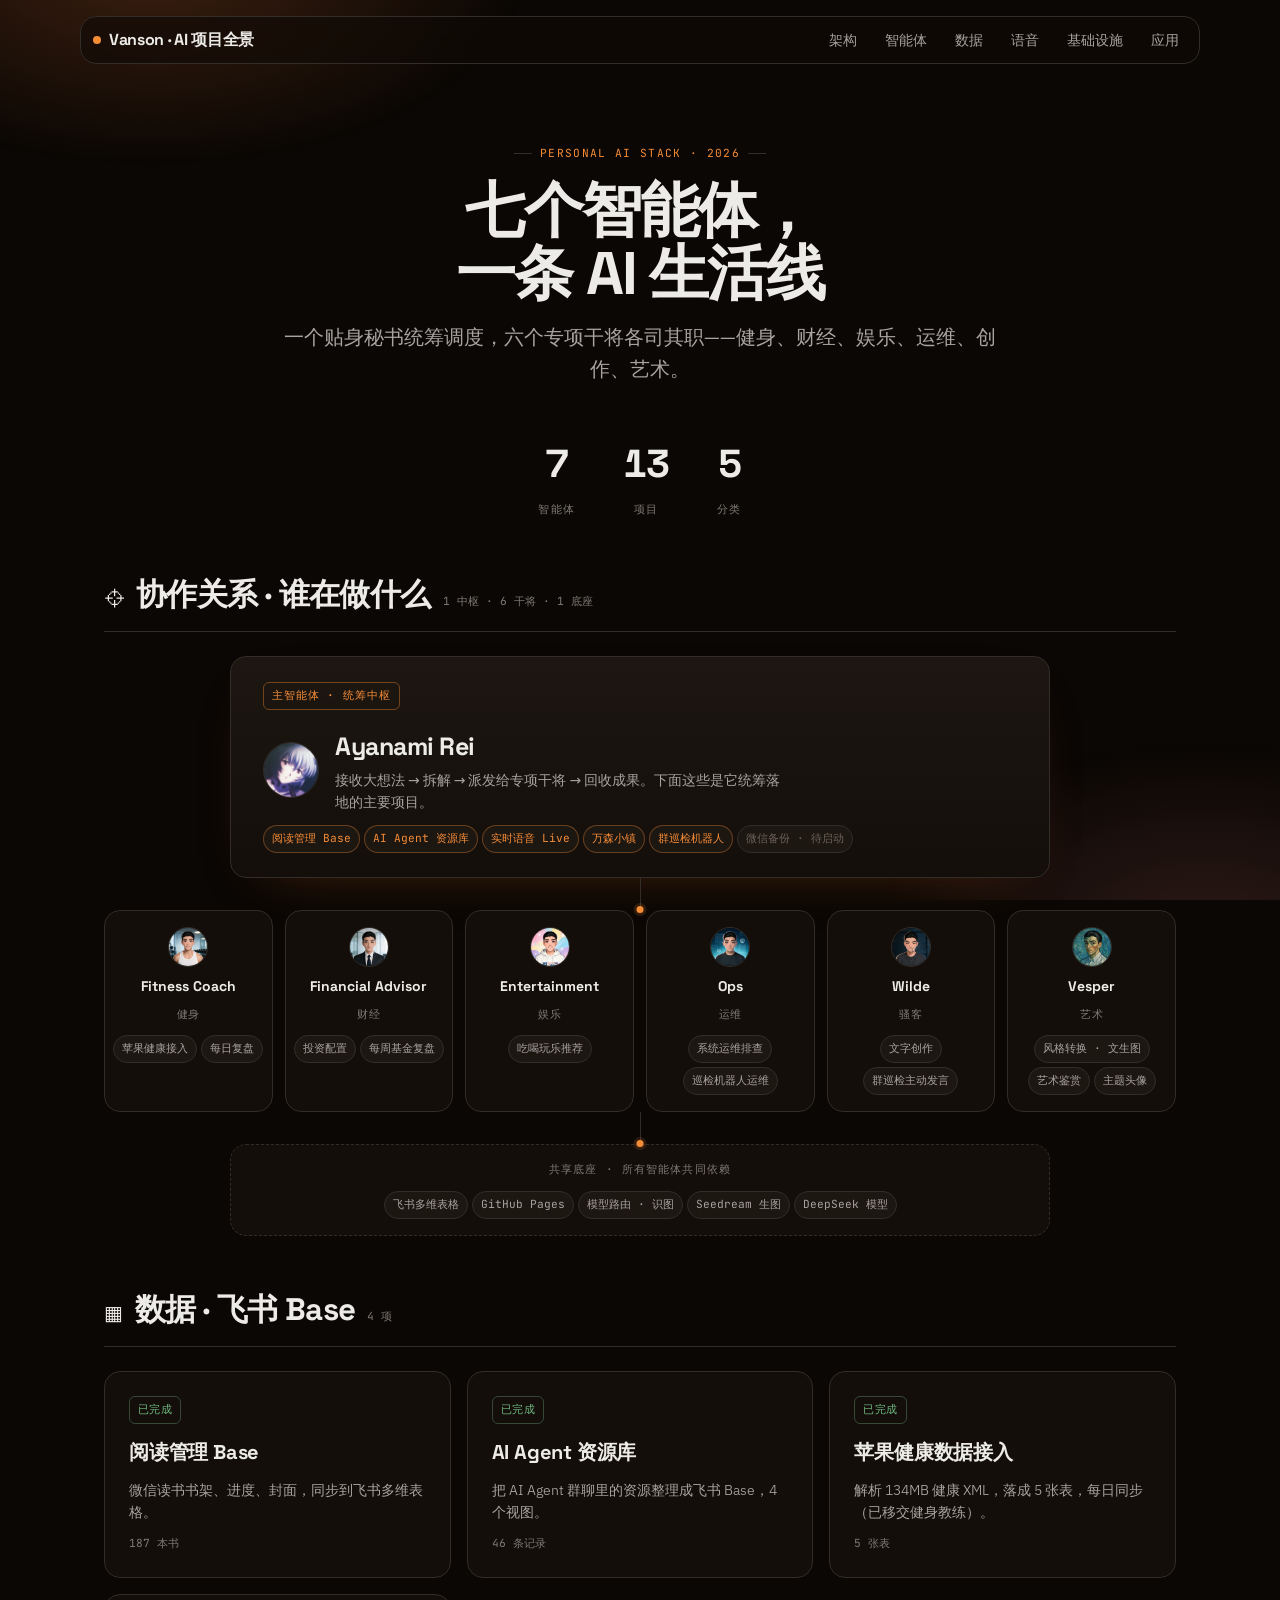
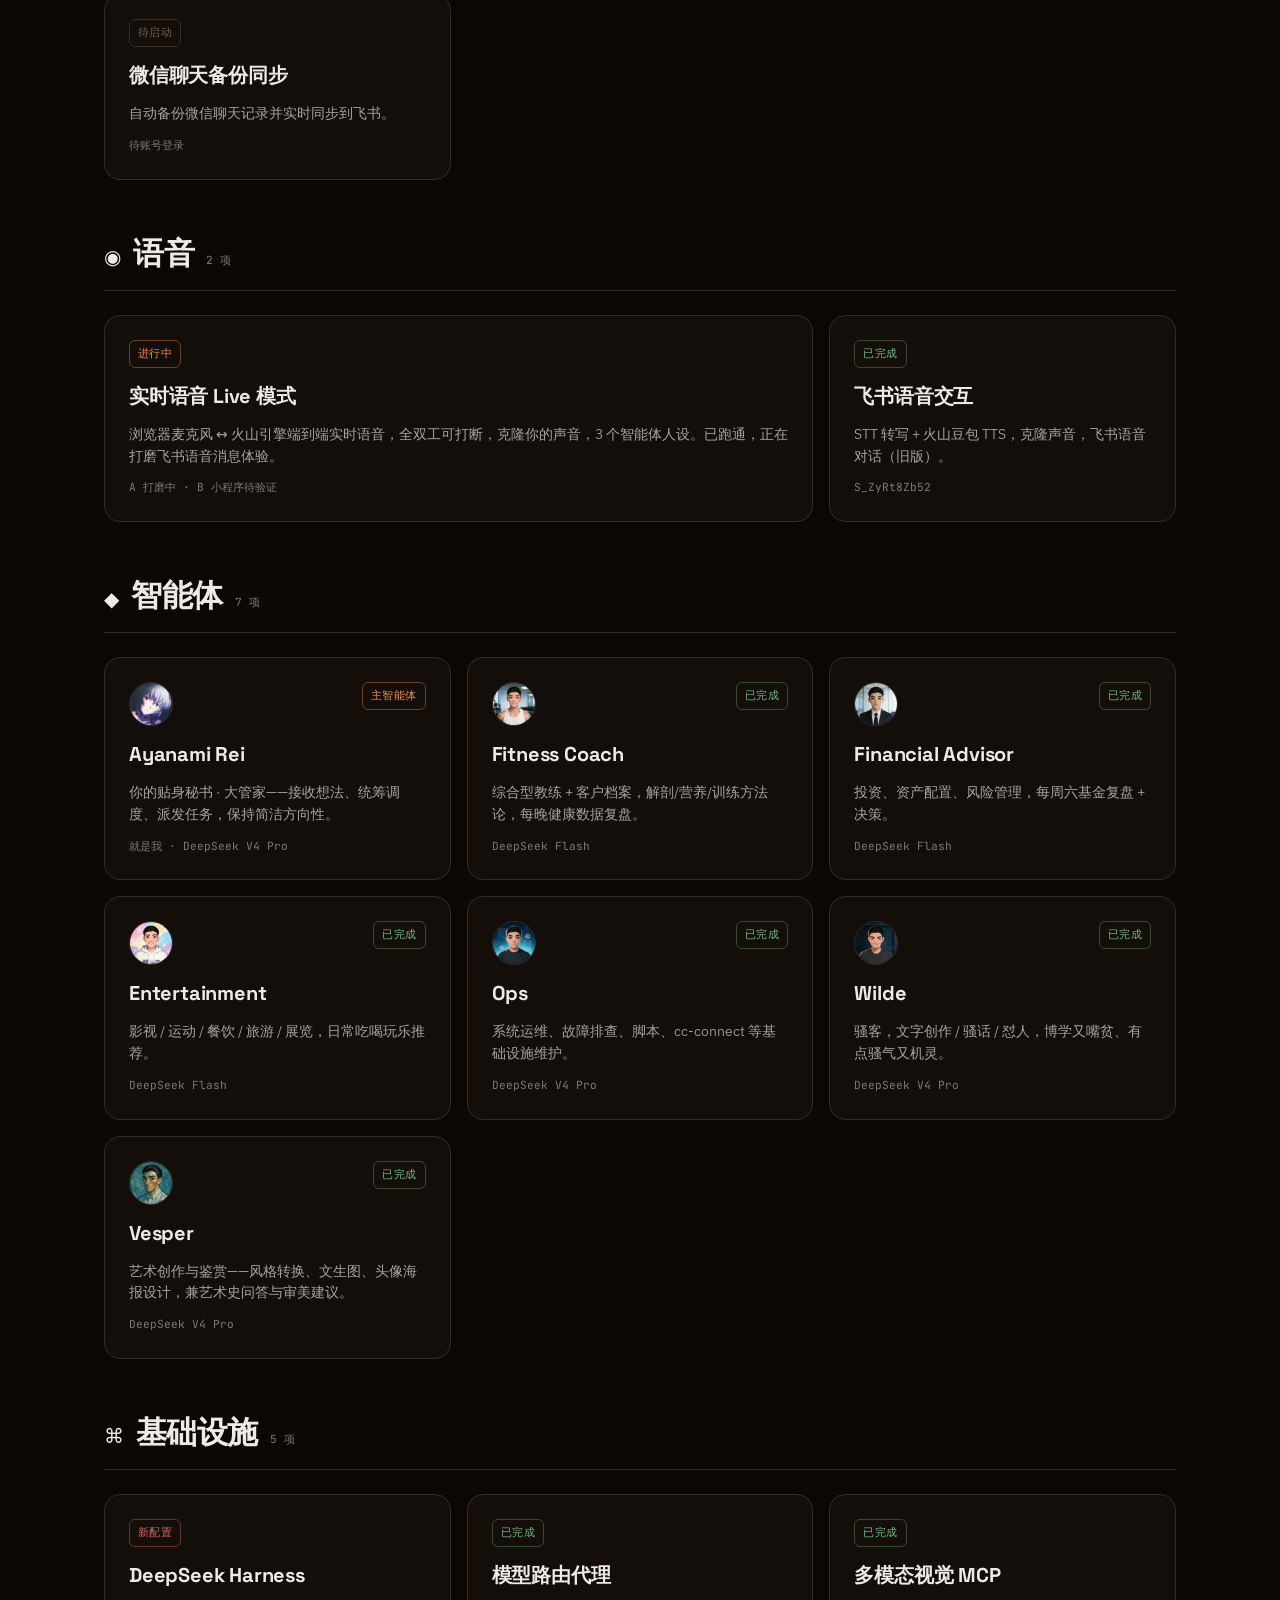
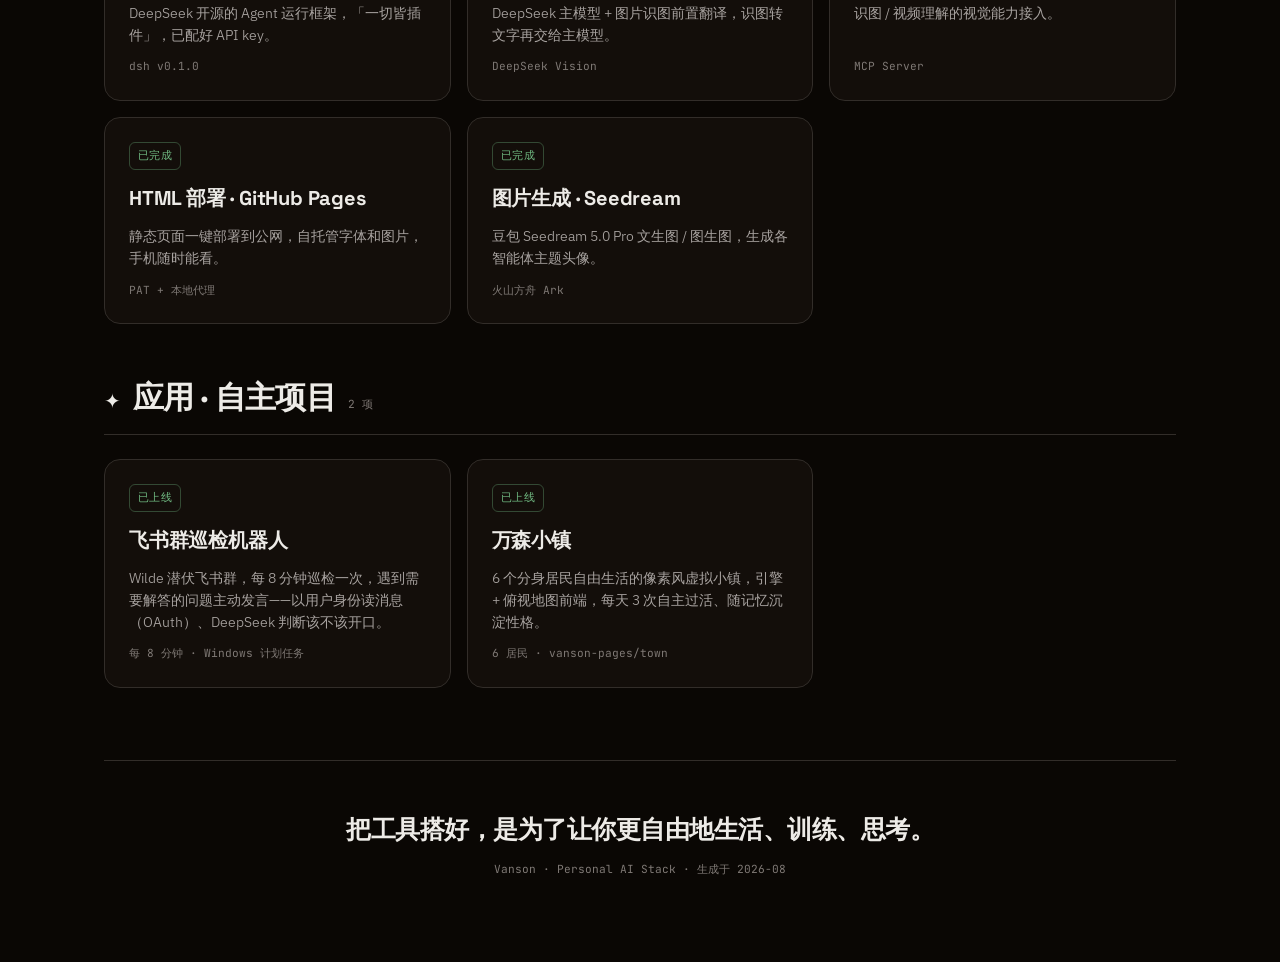
<file: index.html>
<!DOCTYPE html>
<html lang="zh-CN">
<head>
<meta charset="UTF-8">
<meta name="viewport" content="width=device-width, initial-scale=1.0">
<title>Vanson · AI 项目全景</title>
<link rel="stylesheet" href="fonts.css">
<link rel="stylesheet" href="tokens.css">
<style>
/* Hallmark · macrostructure: Bento Grid · genre: atmospheric · theme: Midnight · enrichment: none · nav: N5 · footer: Ft5 */
*{box-sizing:border-box}
html{overflow-x:clip}
body{
  margin:0;
  background:var(--color-paper);
  color:var(--color-ink);
  font-family:var(--font-body);
  font-weight:350;
  line-height:1.6;
  -webkit-font-smoothing:antialiased;
  min-height:100vh;
  overflow-x:clip;
}
/* 双暖色光晕背景 */
body::before{
  content:"";
  position:fixed; inset:0; z-index:-1;
  background:
    radial-gradient(ellipse 42% 32% at 12% -4%, oklch(56% 0.13 45 / .30), transparent 70%),
    radial-gradient(ellipse 36% 30% at 94% 104%, oklch(60% 0.11 22 / .20), transparent 72%);
}
a{color:inherit;text-decoration:none}
.wrap{max-width:1120px;margin:0 auto;padding:0 var(--space-lg)}

/* ── 悬浮胶囊导航 ── */
.nav{
  position:sticky;top:var(--space-md);z-index:20;
  display:flex;align-items:center;justify-content:space-between;
  padding:var(--space-xs) var(--space-sm);
  margin:var(--space-md) auto 0;
  max-width:1120px;
  background:oklch(15% 0.012 60 / .6);
  backdrop-filter:blur(14px);
  border:1px solid var(--color-rule);
  border-radius:var(--radius-lg);
}
.brand{display:flex;align-items:center;gap:var(--space-xs);font-family:var(--font-display);font-weight:700;font-size:var(--text-base);letter-spacing:-0.02em}
.brand .dot{width:8px;height:8px;border-radius:50%;background:var(--color-accent)}
.nav-links{display:flex;gap:var(--space-sm);align-items:center}
.nav-links a{font-size:var(--text-sm);color:var(--color-muted);padding:var(--space-2xs) var(--space-xs);border-radius:var(--radius-sm);transition:color var(--dur-fast) var(--ease-out)}
.nav-links a:hover{color:var(--color-ink)}

/* ── Hero ── */
.hero{padding:var(--space-3xl) 0 var(--space-2xl);text-align:center}
.eyebrow{display:inline-flex;align-items:center;gap:var(--space-xs);font-family:var(--font-outlier);font-size:var(--text-xs);letter-spacing:.12em;text-transform:uppercase;color:var(--color-accent);margin-bottom:var(--space-md)}
.eyebrow::before,.eyebrow::after{content:"";width:18px;height:1px;background:var(--color-rule)}
h1{font-family:var(--font-display);font-weight:700;font-size:var(--text-display);line-height:1.05;letter-spacing:-0.03em;margin:0;overflow-wrap:anywhere;min-width:0}
.hero .sub{max-width:60ch;margin:var(--space-md) auto 0;color:var(--color-muted);font-size:var(--text-md);font-weight:350}
.stats{display:flex;justify-content:center;gap:var(--space-2xl);margin-top:var(--space-2xl);flex-wrap:wrap}
.stat{text-align:center}
.stat b{display:block;font-family:var(--font-display);font-weight:700;font-size:var(--text-2xl);letter-spacing:-0.02em;font-variant-numeric:tabular-nums}
.stat span{font-family:var(--font-outlier);font-size:var(--text-xs);letter-spacing:.1em;text-transform:uppercase;color:var(--color-neutral)}

/* ── 分类区块 ── */
section.cat{margin-bottom:var(--space-2xl)}
.cat-head{display:flex;align-items:baseline;gap:var(--space-sm);margin-bottom:var(--space-lg);padding-bottom:var(--space-sm);border-bottom:1px solid var(--color-rule)}
.cat-head h2{font-family:var(--font-display);font-weight:700;font-size:var(--text-xl);letter-spacing:-0.02em;margin:0;overflow-wrap:anywhere;min-width:0}
.cat-head .count{font-family:var(--font-outlier);font-size:var(--text-xs);color:var(--color-neutral)}
.cat-head .ico{font-size:var(--text-md)}

/* ── Bento 卡片网格 ── */
.grid{display:grid;grid-template-columns:repeat(3,minmax(0,1fr));gap:var(--space-md)}
.card{
  position:relative;display:flex;flex-direction:column;gap:var(--space-sm);
  padding:var(--space-lg);
  background:var(--color-paper-2);
  border:1px solid var(--color-rule);
  border-radius:var(--radius-lg);
  transition:transform var(--dur-base) var(--ease-out), box-shadow var(--dur-base) var(--ease-out), border-color var(--dur-base) var(--ease-out);
}
.card:hover{transform:translateY(-3px);border-color:var(--color-neutral);box-shadow:0 12px 40px -18px oklch(55% 0.14 45 / .5)}
.card.wide{grid-column:span 2}
.card .tag{
  align-self:flex-start;
  font-family:var(--font-outlier);font-size:var(--text-xs);font-weight:500;
  padding:var(--space-2xs) var(--space-xs);border-radius:var(--radius-sm);
  border:1px solid;letter-spacing:.04em;
}
.tag.done{color:var(--color-done);border-color:oklch(72% 0.11 150 / .35)}
.tag.active{color:var(--color-accent);border-color:oklch(74% 0.16 55 / .4)}
.tag.pending{color:var(--color-pending);border-color:var(--color-rule)}
.tag.new{color:var(--color-accent-2);border-color:oklch(66% 0.15 25 / .4)}
.card h3{font-family:var(--font-display);font-weight:700;font-size:var(--text-md);letter-spacing:-0.01em;margin:0;overflow-wrap:anywhere;min-width:0}
.card p{margin:0;color:var(--color-muted);font-size:var(--text-sm);font-weight:350;line-height:1.55}
.card .meta{font-family:var(--font-outlier);font-size:var(--text-xs);color:var(--color-neutral);margin-top:auto}
.agent-top{display:flex;align-items:center;justify-content:space-between;gap:var(--space-sm)}
.avatar{width:44px;height:44px;border-radius:50%;overflow:hidden;flex-shrink:0;border:1px solid var(--color-rule);background:var(--color-paper-3)}
.avatar img{width:100%;height:100%;object-fit:cover;display:block}

/* ── Footer ── */
footer{margin-top:var(--space-3xl);padding:var(--space-2xl) 0 var(--space-3xl);text-align:center;border-top:1px solid var(--color-rule)}
footer .stmt{font-family:var(--font-display);font-weight:700;font-size:var(--text-lg);letter-spacing:-0.02em;max-width:40ch;margin:0 auto var(--space-sm)}
footer .note{font-family:var(--font-outlier);font-size:var(--text-xs);color:var(--color-neutral)}

/* ── 响应式 ── */
@media (max-width:768px){
  .grid{grid-template-columns:repeat(2,minmax(0,1fr))}
  .card.wide{grid-column:span 2}
  .nav-links{display:none}
  .hero{padding-top:var(--space-2xl)}
  .stats{gap:var(--space-xl)}
}
@media (max-width:414px){
  .grid{grid-template-columns:1fr}
  .card.wide{grid-column:span 1}
  .stats{gap:var(--space-lg)}
}

:focus-visible{outline:2px solid var(--color-focus);outline-offset:2px}
@media (prefers-reduced-motion:reduce){
  *{transition-duration:.01ms !important;animation-duration:.01ms !important}
  .card:hover{transform:none}
}

/* ── 协作关系架构图 ── */
.arch{display:flex;flex-direction:column;align-items:center}
.arch-stem{position:relative;width:1px;height:var(--space-xl);background:var(--color-rule)}
.arch-stem::after{content:"";position:absolute;left:50%;bottom:-3px;transform:translateX(-50%);width:7px;height:7px;border-radius:50%;background:var(--color-accent);box-shadow:0 0 0 3px oklch(74% 0.16 55 / .15)}
.arch-hub{width:100%;max-width:820px;background:linear-gradient(180deg,var(--color-paper-3),var(--color-paper-2));border:1px solid var(--color-rule);border-radius:var(--radius-lg);padding:var(--space-lg) var(--space-xl);box-shadow:0 20px 60px -40px oklch(55% 0.14 45 / .6)}
.hub-tag{display:inline-flex;font-family:var(--font-outlier);font-size:var(--text-xs);font-weight:500;letter-spacing:.08em;text-transform:uppercase;color:var(--color-accent);border:1px solid oklch(74% 0.16 55 / .4);border-radius:var(--radius-sm);padding:var(--space-2xs) var(--space-xs);margin-bottom:var(--space-md)}
.hub-row{display:flex;align-items:center;gap:var(--space-md)}
.hub-row .avatar{width:56px;height:56px;flex-shrink:0}
.hub-row h3{font-family:var(--font-display);font-weight:700;font-size:var(--text-lg);letter-spacing:-0.02em;margin:0 0 var(--space-2xs)}
.hub-row p{margin:0;color:var(--color-muted);font-size:var(--text-sm);line-height:1.55;max-width:56ch}
.arch-agents{display:grid;grid-template-columns:repeat(6,minmax(0,1fr));gap:var(--space-sm);width:100%}
.arch-agent{display:flex;flex-direction:column;align-items:center;gap:var(--space-xs);background:var(--color-paper-2);border:1px solid var(--color-rule);border-radius:var(--radius-lg);padding:var(--space-md) var(--space-2xs);text-align:center;transition:transform var(--dur-base) var(--ease-out),border-color var(--dur-base) var(--ease-out)}
.arch-agent:hover{transform:translateY(-3px);border-color:var(--color-neutral)}
.arch-agent .avatar{width:40px;height:40px}
.arch-agent h4{font-family:var(--font-display);font-weight:700;font-size:var(--text-sm);margin:0;overflow-wrap:anywhere;min-width:0}
.arch-agent .role{font-family:var(--font-outlier);font-size:var(--text-xs);color:var(--color-neutral);letter-spacing:.06em}
.arch-foundation{width:100%;max-width:820px;background:var(--color-paper-2);border:1px dashed var(--color-rule);border-radius:var(--radius-lg);padding:var(--space-md) var(--space-xl);text-align:center}
.found-label{font-family:var(--font-outlier);font-size:var(--text-xs);letter-spacing:.1em;text-transform:uppercase;color:var(--color-neutral);margin-bottom:var(--space-sm)}
.chips{display:flex;flex-wrap:wrap;gap:var(--space-2xs);margin-top:var(--space-sm)}
.chip{font-family:var(--font-outlier);font-size:var(--text-xs);color:var(--color-muted);background:var(--color-paper-3);border:1px solid var(--color-rule);border-radius:999px;padding:var(--space-2xs) var(--space-xs);white-space:nowrap}
.chip.accent{color:var(--color-accent);border-color:oklch(74% 0.16 55 / .35)}
.chip.pending{color:var(--color-pending);border-color:var(--color-rule)}
.arch-agent .chips{justify-content:center;margin-top:var(--space-2xs)}
.arch-foundation .chips{justify-content:center}
@media (max-width:1024px){
  .arch-agents{grid-template-columns:repeat(3,minmax(0,1fr))}
}
@media (max-width:640px){
  .arch-agents{grid-template-columns:repeat(2,minmax(0,1fr))}
  .arch-hub,.arch-foundation{padding:var(--space-md)}
}
</style>
</head>
<body>

<div class="nav">
  <div class="brand"><span class="dot"></span>Vanson · AI 项目全景</div>
  <nav class="nav-links">
    <a href="#arch">架构</a><a href="#agents">智能体</a><a href="#data">数据</a><a href="#voice">语音</a><a href="#infra">基础设施</a><a href="#apps">应用</a>
  </nav>
</div>

<main class="wrap">

  <header class="hero">
    <span class="eyebrow">Personal AI Stack · 2026</span>
    <h1>七个智能体，<br>一条 AI 生活线</h1>
    <p class="sub">一个贴身秘书统筹调度，六个专项干将各司其职——健身、财经、娱乐、运维、创作、艺术。</p>
    <div class="stats">
      <div class="stat"><b>7</b><span>智能体</span></div>
      <div class="stat"><b>13</b><span>项目</span></div>
      <div class="stat"><b>5</b><span>分类</span></div>
    </div>
  </header>

  <section class="cat" id="arch">
    <div class="cat-head"><span class="ico">⌖</span><h2>协作关系 · 谁在做什么</h2><span class="count">1 中枢 · 6 干将 · 1 底座</span></div>

    <div class="arch">
      <div class="arch-hub">
        <span class="hub-tag">主智能体 · 统筹中枢</span>
        <div class="hub-row">
          <div class="avatar"><img src="avatars/rei.png" alt="Ayanami Rei"></div>
          <div>
            <h3>Ayanami Rei</h3>
            <p>接收大想法 → 拆解 → 派发给专项干将 → 回收成果。下面这些是它统筹落地的主要项目。</p>
          </div>
        </div>
        <div class="chips">
          <span class="chip accent">阅读管理 Base</span>
          <span class="chip accent">AI Agent 资源库</span>
          <span class="chip accent">实时语音 Live</span>
          <span class="chip accent">万森小镇</span>
          <span class="chip accent">群巡检机器人</span>
          <span class="chip pending">微信备份 · 待启动</span>
        </div>
      </div>

      <div class="arch-stem"></div>

      <div class="arch-agents">
        <div class="arch-agent">
          <div class="avatar"><img src="themed-avatars/fitness.jpg" alt="健身教练"></div>
          <h4>Fitness Coach</h4>
          <span class="role">健身</span>
          <div class="chips"><span class="chip">苹果健康接入</span><span class="chip">每日复盘</span></div>
        </div>
        <div class="arch-agent">
          <div class="avatar"><img src="themed-avatars/finance.jpg" alt="财经顾问"></div>
          <h4>Financial Advisor</h4>
          <span class="role">财经</span>
          <div class="chips"><span class="chip">投资配置</span><span class="chip">每周基金复盘</span></div>
        </div>
        <div class="arch-agent">
          <div class="avatar"><img src="themed-avatars/entertainment.jpg" alt="娱乐助手"></div>
          <h4>Entertainment</h4>
          <span class="role">娱乐</span>
          <div class="chips"><span class="chip">吃喝玩乐推荐</span></div>
        </div>
        <div class="arch-agent">
          <div class="avatar"><img src="themed-avatars/ops.jpg" alt="运维"></div>
          <h4>Ops</h4>
          <span class="role">运维</span>
          <div class="chips"><span class="chip">系统运维排查</span><span class="chip">巡检机器人运维</span></div>
        </div>
        <div class="arch-agent">
          <div class="avatar"><img src="themed-avatars/bard.jpg" alt="骚客"></div>
          <h4>Wilde</h4>
          <span class="role">骚客</span>
          <div class="chips"><span class="chip">文字创作</span><span class="chip">群巡检主动发言</span></div>
        </div>
        <div class="arch-agent">
          <div class="avatar"><img src="avatars/vesper.png" alt="艺术助手"></div>
          <h4>Vesper</h4>
          <span class="role">艺术</span>
          <div class="chips"><span class="chip">风格转换 · 文生图</span><span class="chip">艺术鉴赏</span><span class="chip">主题头像</span></div>
        </div>
      </div>

      <div class="arch-stem"></div>

      <div class="arch-foundation">
        <div class="found-label">共享底座 · 所有智能体共同依赖</div>
        <div class="chips">
          <span class="chip">飞书多维表格</span>
          <span class="chip">GitHub Pages</span>
          <span class="chip">模型路由 · 识图</span>
          <span class="chip">Seedream 生图</span>
          <span class="chip">DeepSeek 模型</span>
        </div>
      </div>
    </div>
  </section>

  <section class="cat" id="data">
    <div class="cat-head"><span class="ico">▦</span><h2>数据 · 飞书 Base</h2><span class="count">4 项</span></div>
    <div class="grid">
      <div class="card">
        <span class="tag done">已完成</span>
        <h3>阅读管理 Base</h3>
        <p>微信读书书架、进度、封面，同步到飞书多维表格。</p>
        <span class="meta">187 本书</span>
      </div>
      <div class="card">
        <span class="tag done">已完成</span>
        <h3>AI Agent 资源库</h3>
        <p>把 AI Agent 群聊里的资源整理成飞书 Base，4 个视图。</p>
        <span class="meta">46 条记录</span>
      </div>
      <div class="card">
        <span class="tag done">已完成</span>
        <h3>苹果健康数据接入</h3>
        <p>解析 134MB 健康 XML，落成 5 张表，每日同步（已移交健身教练）。</p>
        <span class="meta">5 张表</span>
      </div>
      <div class="card">
        <span class="tag pending">待启动</span>
        <h3>微信聊天备份同步</h3>
        <p>自动备份微信聊天记录并实时同步到飞书。</p>
        <span class="meta">待账号登录</span>
      </div>
    </div>
  </section>

  <section class="cat" id="voice">
    <div class="cat-head"><span class="ico">◉</span><h2>语音</h2><span class="count">2 项</span></div>
    <div class="grid">
      <div class="card wide">
        <span class="tag active">进行中</span>
        <h3>实时语音 Live 模式</h3>
        <p>浏览器麦克风 ↔ 火山引擎端到端实时语音，全双工可打断，克隆你的声音，3 个智能体人设。已跑通，正在打磨飞书语音消息体验。</p>
        <span class="meta">A 打磨中 · B 小程序待验证</span>
      </div>
      <div class="card">
        <span class="tag done">已完成</span>
        <h3>飞书语音交互</h3>
        <p>STT 转写 + 火山豆包 TTS，克隆声音，飞书语音对话（旧版）。</p>
        <span class="meta">S_ZyRt8Zb52</span>
      </div>
    </div>
  </section>

  <section class="cat" id="agents">
    <div class="cat-head"><span class="ico">◆</span><h2>智能体</h2><span class="count">7 项</span></div>
    <div class="grid">
      <div class="card">
        <div class="agent-top">
          <div class="avatar"><img src="avatars/rei.png" alt="Ayanami Rei"></div>
          <span class="tag active">主智能体</span>
        </div>
        <h3>Ayanami Rei</h3>
        <p>你的贴身秘书 · 大管家——接收想法、统筹调度、派发任务，保持简洁方向性。</p>
        <span class="meta">就是我 · DeepSeek V4 Pro</span>
      </div>
      <div class="card">
        <div class="agent-top">
          <div class="avatar"><img src="themed-avatars/fitness.jpg" alt="健身教练"></div>
          <span class="tag done">已完成</span>
        </div>
        <h3>Fitness Coach</h3>
        <p>综合型教练 + 客户档案，解剖/营养/训练方法论，每晚健康数据复盘。</p>
        <span class="meta">DeepSeek Flash</span>
      </div>
      <div class="card">
        <div class="agent-top">
          <div class="avatar"><img src="themed-avatars/finance.jpg" alt="财经顾问"></div>
          <span class="tag done">已完成</span>
        </div>
        <h3>Financial Advisor</h3>
        <p>投资、资产配置、风险管理，每周六基金复盘 + 决策。</p>
        <span class="meta">DeepSeek Flash</span>
      </div>
      <div class="card">
        <div class="agent-top">
          <div class="avatar"><img src="themed-avatars/entertainment.jpg" alt="娱乐助手"></div>
          <span class="tag done">已完成</span>
        </div>
        <h3>Entertainment</h3>
        <p>影视 / 运动 / 餐饮 / 旅游 / 展览，日常吃喝玩乐推荐。</p>
        <span class="meta">DeepSeek Flash</span>
      </div>
      <div class="card">
        <div class="agent-top">
          <div class="avatar"><img src="themed-avatars/ops.jpg" alt="运维"></div>
          <span class="tag done">已完成</span>
        </div>
        <h3>Ops</h3>
        <p>系统运维、故障排查、脚本、cc-connect 等基础设施维护。</p>
        <span class="meta">DeepSeek V4 Pro</span>
      </div>
      <div class="card">
        <div class="agent-top">
          <div class="avatar"><img src="themed-avatars/bard.jpg" alt="骚客"></div>
          <span class="tag done">已完成</span>
        </div>
        <h3>Wilde</h3>
        <p>骚客，文字创作 / 骚话 / 怼人，博学又嘴贫、有点骚气又机灵。</p>
        <span class="meta">DeepSeek V4 Pro</span>
      </div>
      <div class="card">
        <div class="agent-top">
          <div class="avatar"><img src="avatars/vesper.png" alt="艺术助手"></div>
          <span class="tag done">已完成</span>
        </div>
        <h3>Vesper</h3>
        <p>艺术创作与鉴赏——风格转换、文生图、头像海报设计，兼艺术史问答与审美建议。</p>
        <span class="meta">DeepSeek V4 Pro</span>
      </div>
    </div>
  </section>

  <section class="cat" id="infra">
    <div class="cat-head"><span class="ico">⌘</span><h2>基础设施</h2><span class="count">5 项</span></div>
    <div class="grid">
      <div class="card">
        <span class="tag new">新配置</span>
        <h3>DeepSeek Harness</h3>
        <p>DeepSeek 开源的 Agent 运行框架，「一切皆插件」，已配好 API key。</p>
        <span class="meta">dsh v0.1.0</span>
      </div>
      <div class="card">
        <span class="tag done">已完成</span>
        <h3>模型路由代理</h3>
        <p>DeepSeek 主模型 + 图片识图前置翻译，识图转文字再交给主模型。</p>
        <span class="meta">DeepSeek Vision</span>
      </div>
      <div class="card">
        <span class="tag done">已完成</span>
        <h3>多模态视觉 MCP</h3>
        <p>识图 / 视频理解的视觉能力接入。</p>
        <span class="meta">MCP Server</span>
      </div>
      <div class="card">
        <span class="tag done">已完成</span>
        <h3>HTML 部署 · GitHub Pages</h3>
        <p>静态页面一键部署到公网，自托管字体和图片，手机随时能看。</p>
        <span class="meta">PAT + 本地代理</span>
      </div>
      <div class="card">
        <span class="tag done">已完成</span>
        <h3>图片生成 · Seedream</h3>
        <p>豆包 Seedream 5.0 Pro 文生图 / 图生图，生成各智能体主题头像。</p>
        <span class="meta">火山方舟 Ark</span>
      </div>
    </div>
  </section>

  <section class="cat" id="apps">
    <div class="cat-head"><span class="ico">✦</span><h2>应用 · 自主项目</h2><span class="count">2 项</span></div>
    <div class="grid">
      <div class="card">
        <span class="tag done">已上线</span>
        <h3>飞书群巡检机器人</h3>
        <p>Wilde 潜伏飞书群，每 8 分钟巡检一次，遇到需要解答的问题主动发言——以用户身份读消息（OAuth）、DeepSeek 判断该不该开口。</p>
        <span class="meta">每 8 分钟 · Windows 计划任务</span>
      </div>
      <div class="card">
        <span class="tag done">已上线</span>
        <h3>万森小镇</h3>
        <p>6 个分身居民自由生活的像素风虚拟小镇，引擎 + 俯视地图前端，每天 3 次自主过活、随记忆沉淀性格。</p>
        <span class="meta">6 居民 · vanson-pages/town</span>
      </div>
    </div>
  </section>

  <footer>
    <p class="stmt">把工具搭好，是为了让你更自由地生活、训练、思考。</p>
    <p class="note">Vanson · Personal AI Stack · 生成于 2026-08</p>
  </footer>

</main>
</body>
</html>
</file>
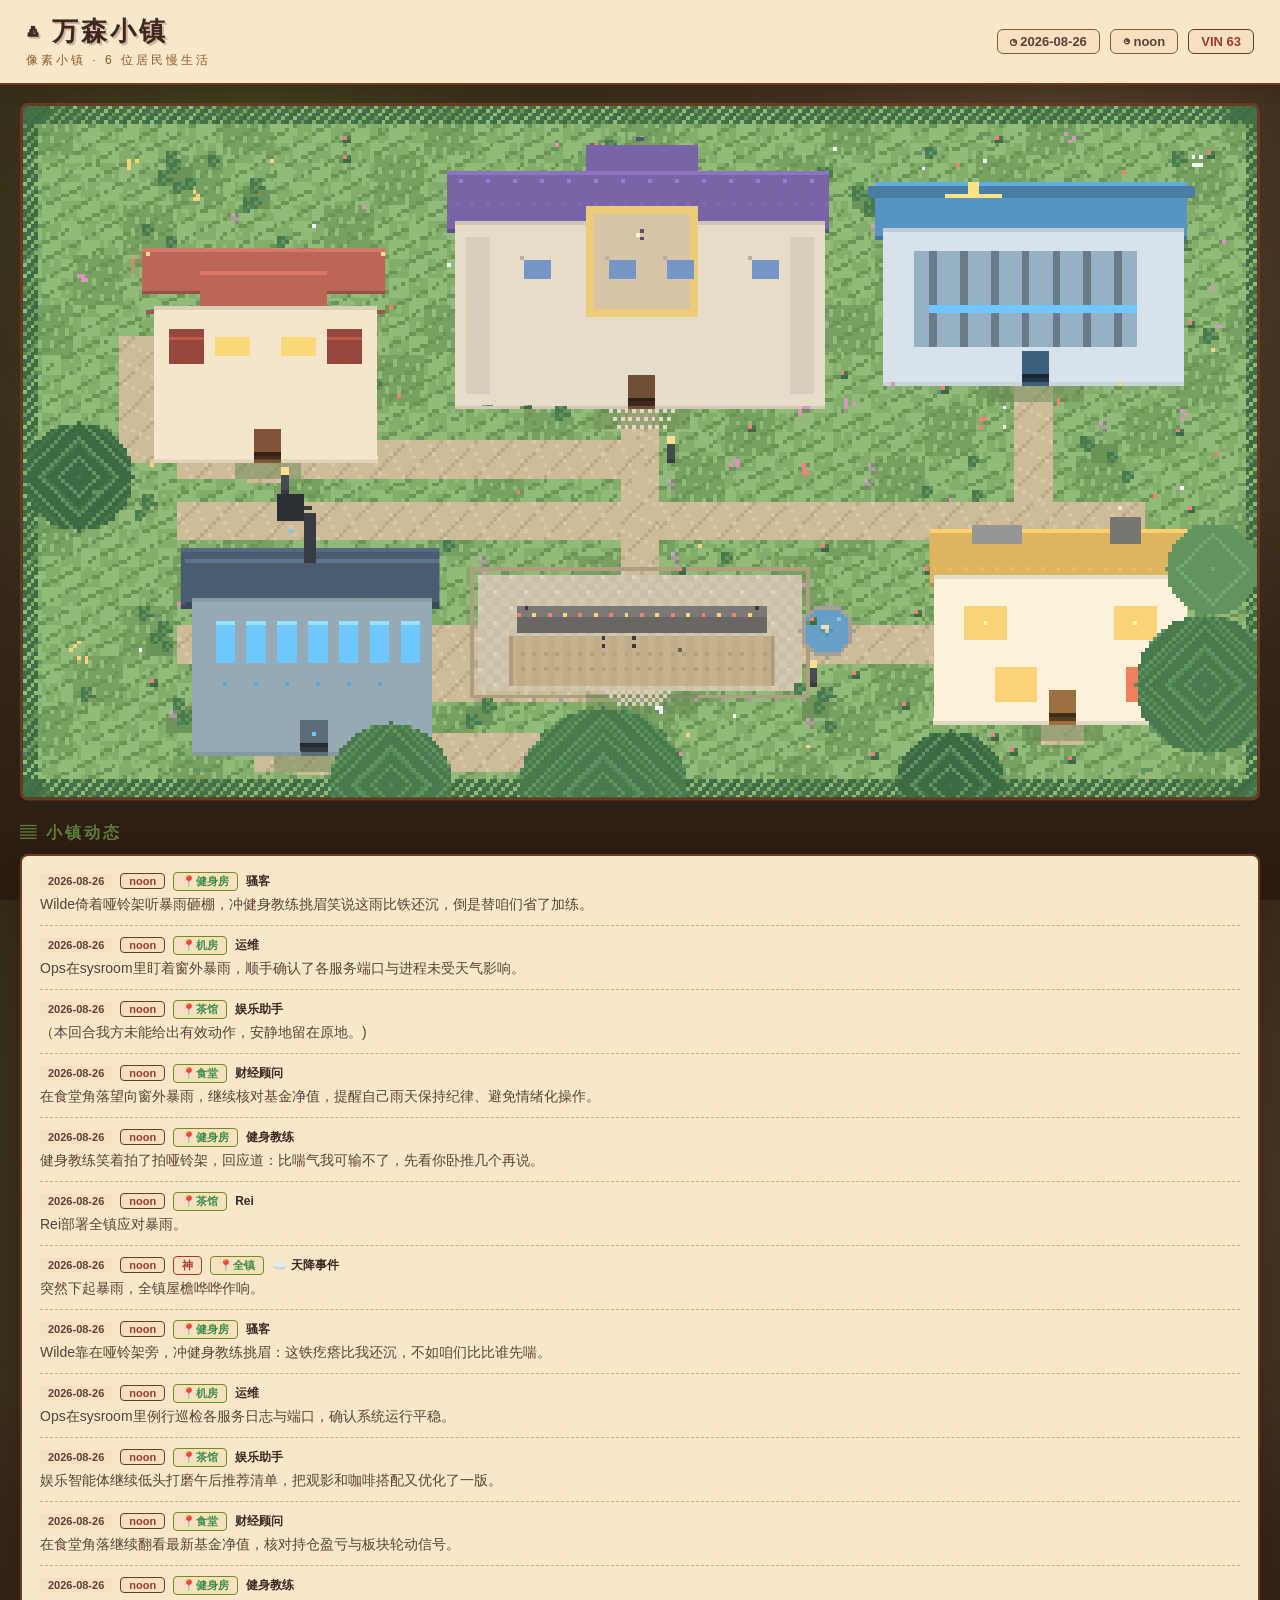
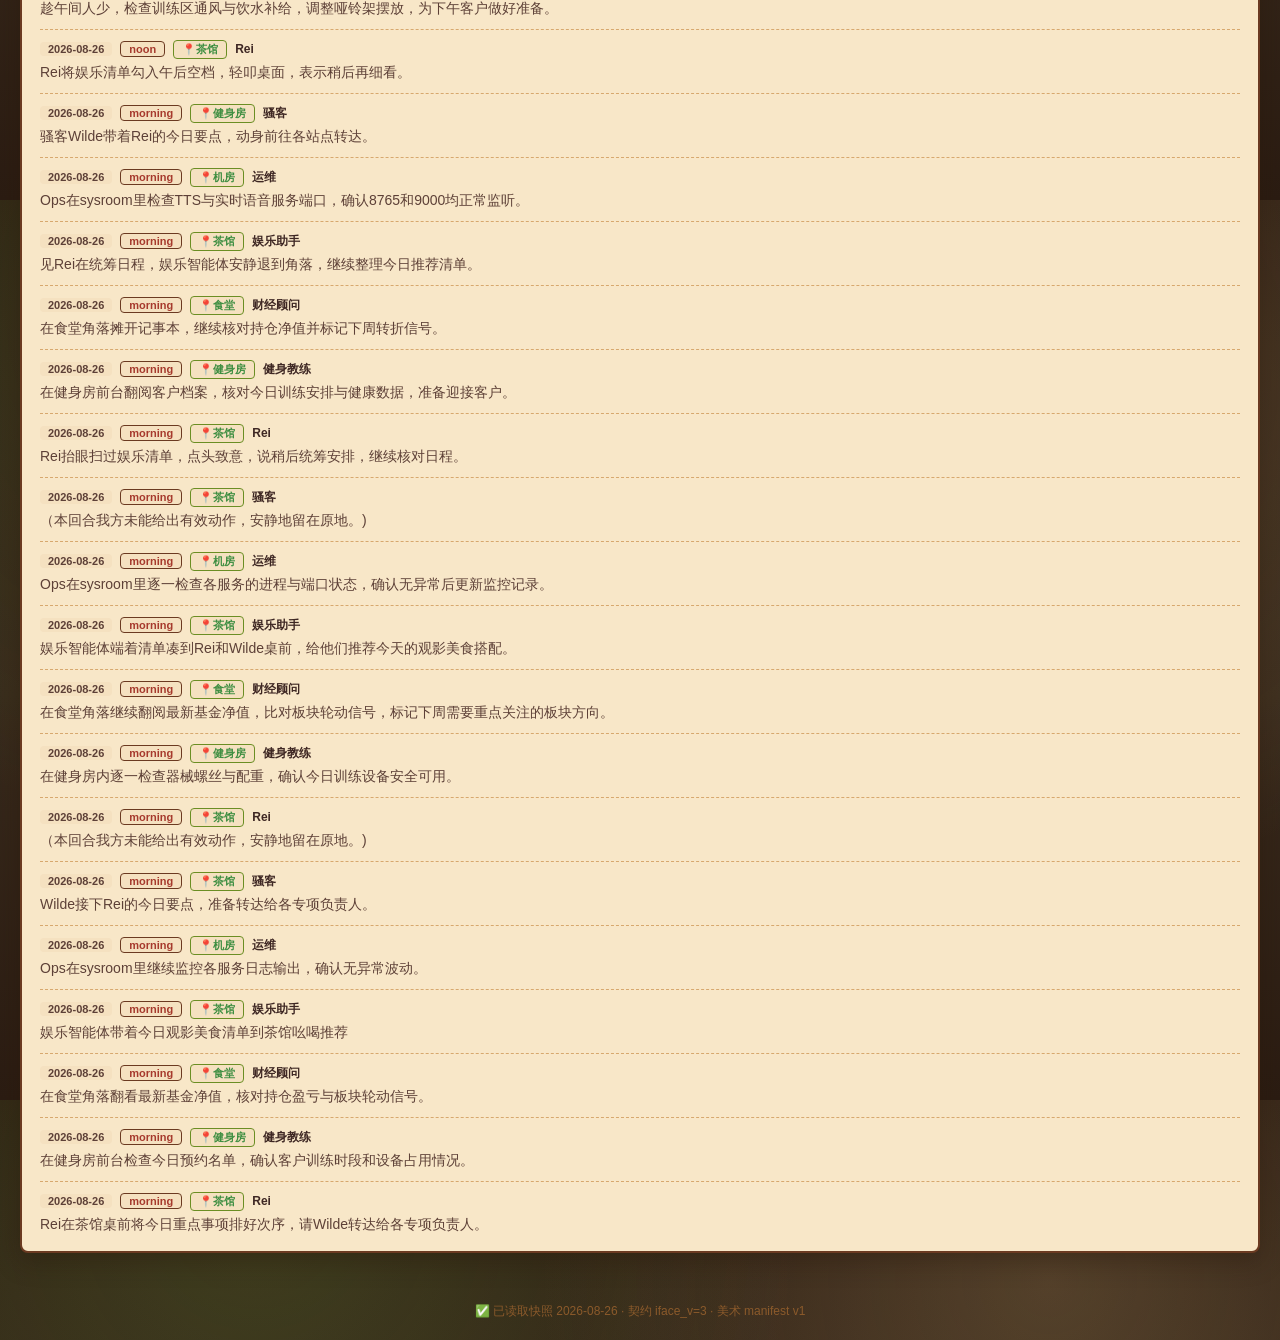
<file: town/index.html>
<!DOCTYPE html>
<html lang="zh-CN">
<head>
<meta charset="UTF-8">
<meta name="viewport" content="width=device-width, initial-scale=1.0">
<title>万森小镇 · 俯视像素镇</title>
<link rel="stylesheet" href="style.css?v=4">
</head>
<body>
  <header class="topbar">
    <div class="brand">
      <h1>◭ 万森小镇</h1>
      <div class="subtitle">像素小镇 · 6 位居民慢生活</div>
    </div>
    <div class="meta" id="meta">
      <span class="meta-date" id="meta-date">—</span>
      <span class="meta-phase" id="meta-phase">—</span>
      <span class="meta-vin" id="vin">第 0 帧</span>
    </div>
  </header>

  <main class="layout">
    <!-- 中部：单张俯视像素地图 -->
    <section class="map-section">
      <div class="map" id="map">
        <!-- 地图底图 + 6 位居民由 app.js 动态生成 -->
      </div>
    </section>

    <!-- 手机端：文字动态（隐藏地图，只显示居民此刻 + 事件流） -->
    <section class="mobile-now">
      <h2 class="news-title">▤ 居民此刻</h2>
      <ul class="timeline now-list" id="now-list"></ul>
    </section>

    <!-- 底部：小镇动态 -->
    <section class="news-section">
      <h2 class="news-title">▤ 小镇动态</h2>
      <ul class="timeline" id="events">
        <li class="timeline-empty">正在读取快照……</li>
      </ul>
    </section>
  </main>

  <footer class="foot" id="foot">快照读取中……</footer>

<script src="app.js?v=4"></script>
</body>
</html>
</file>
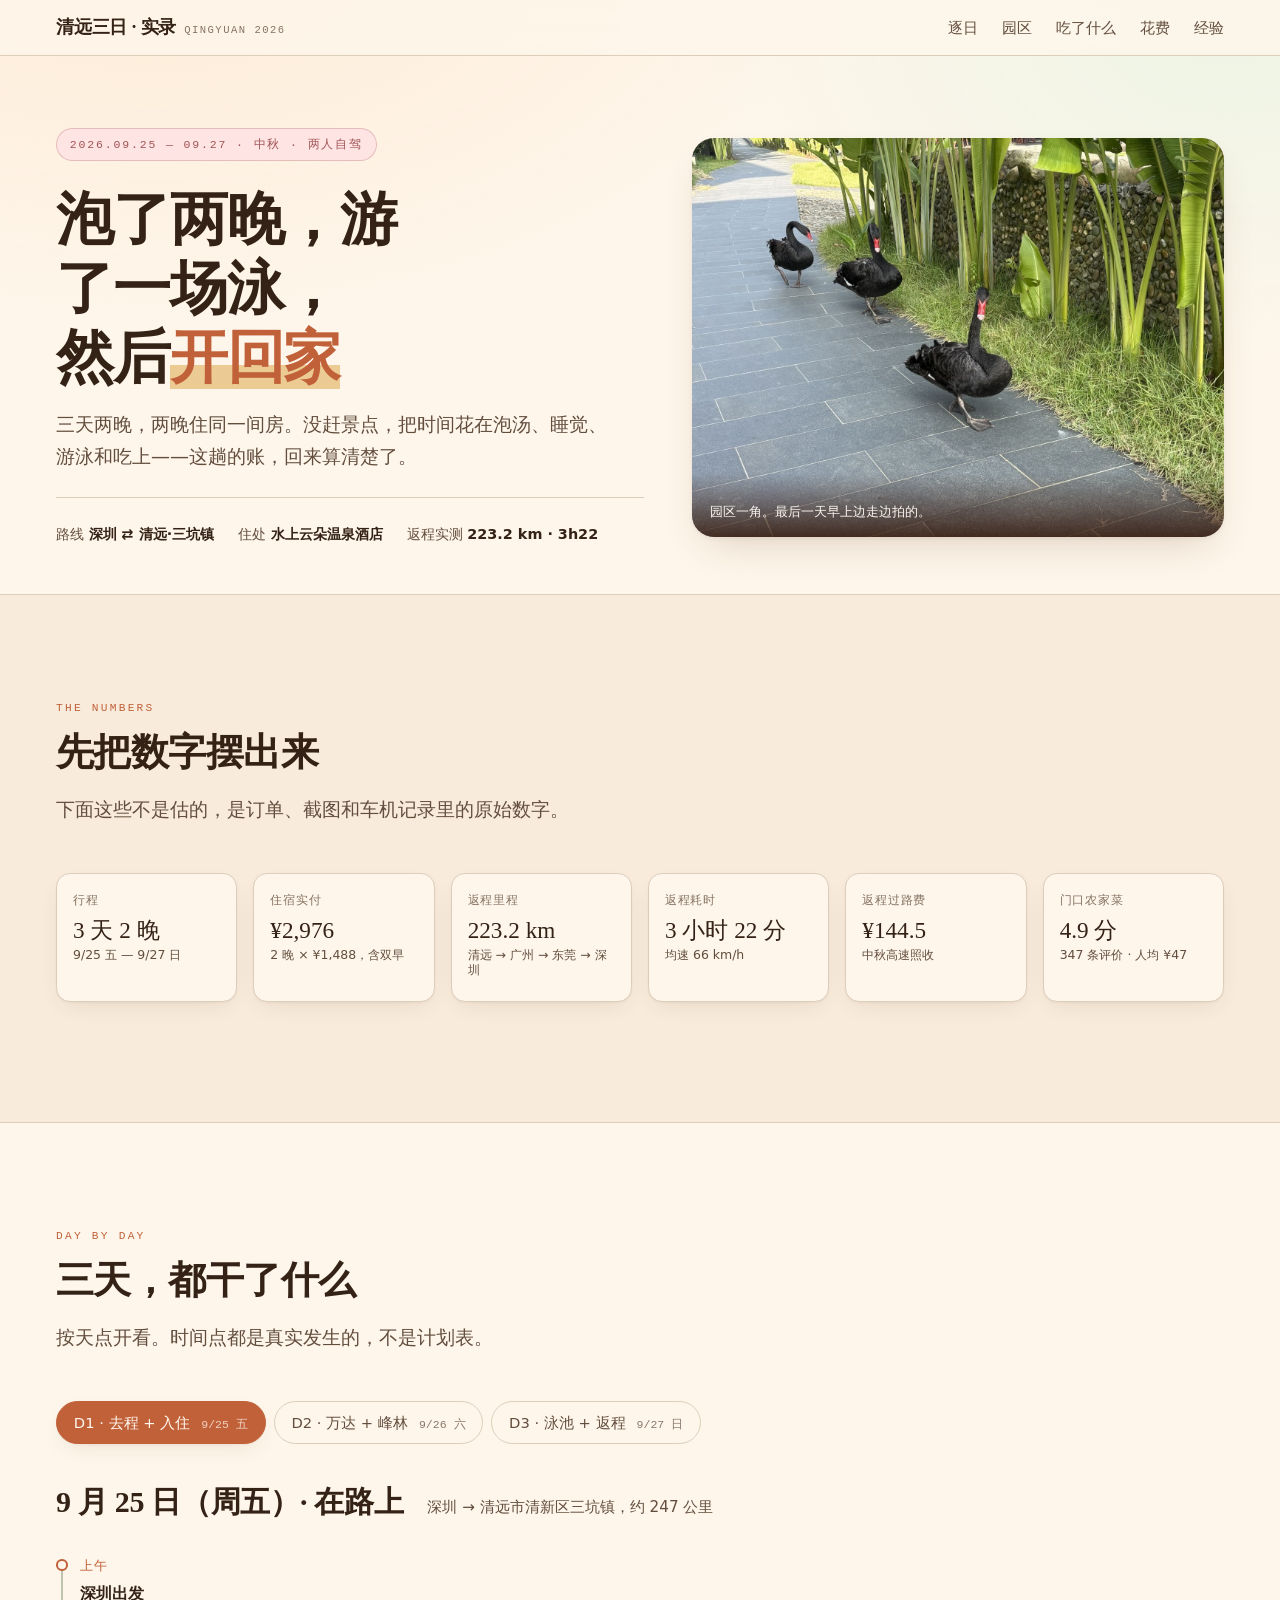
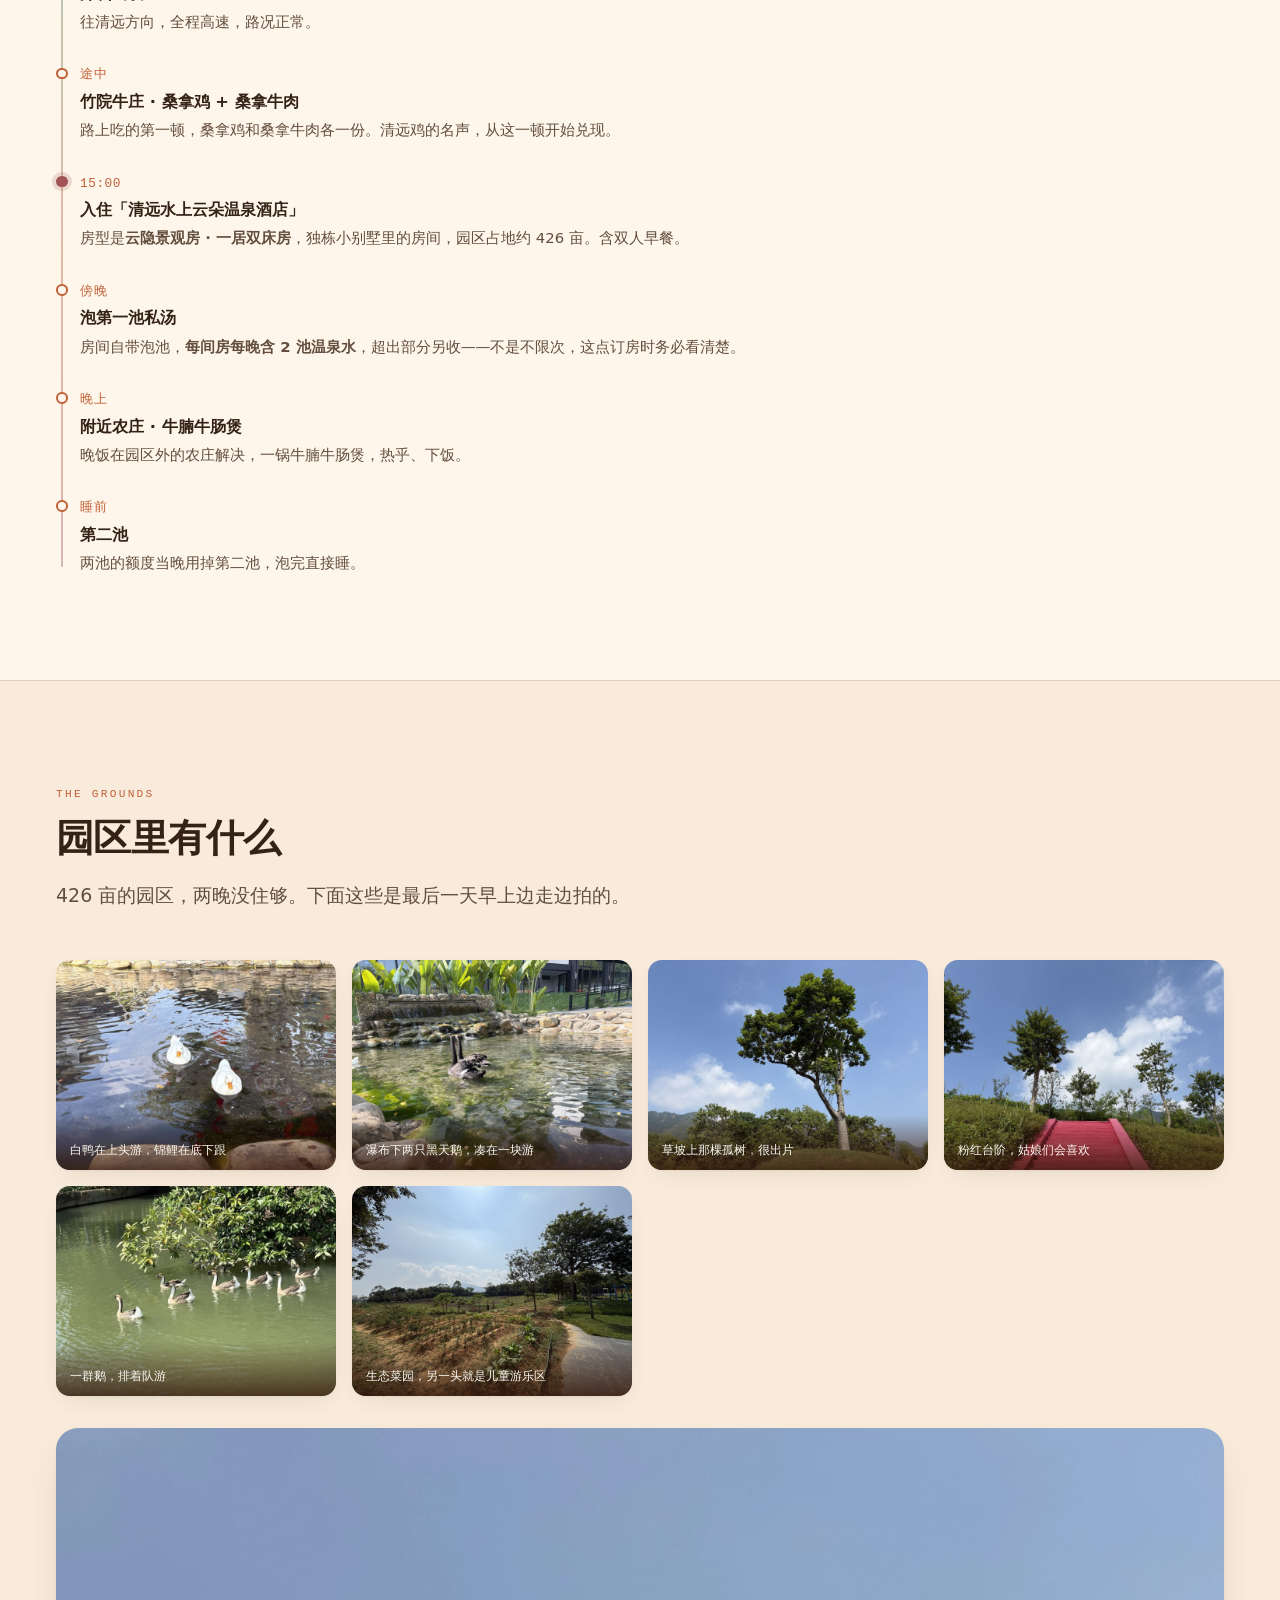
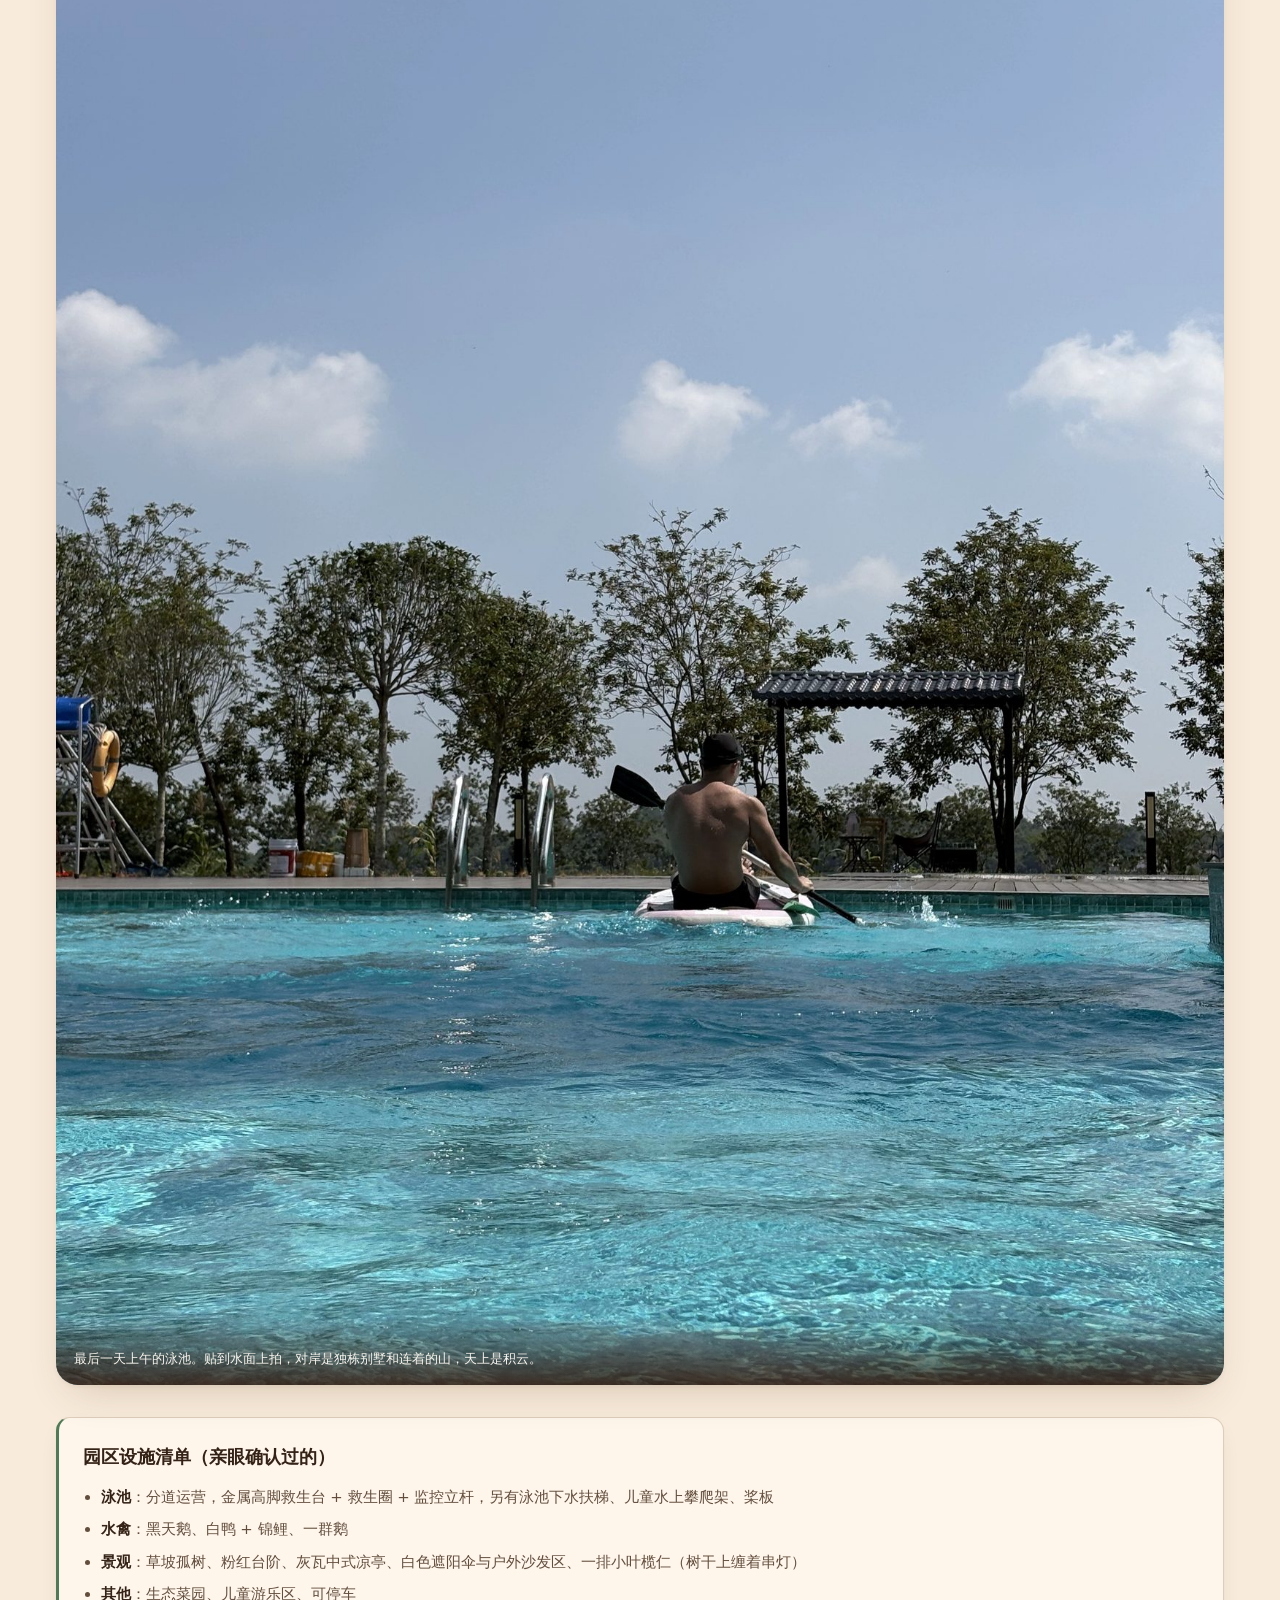
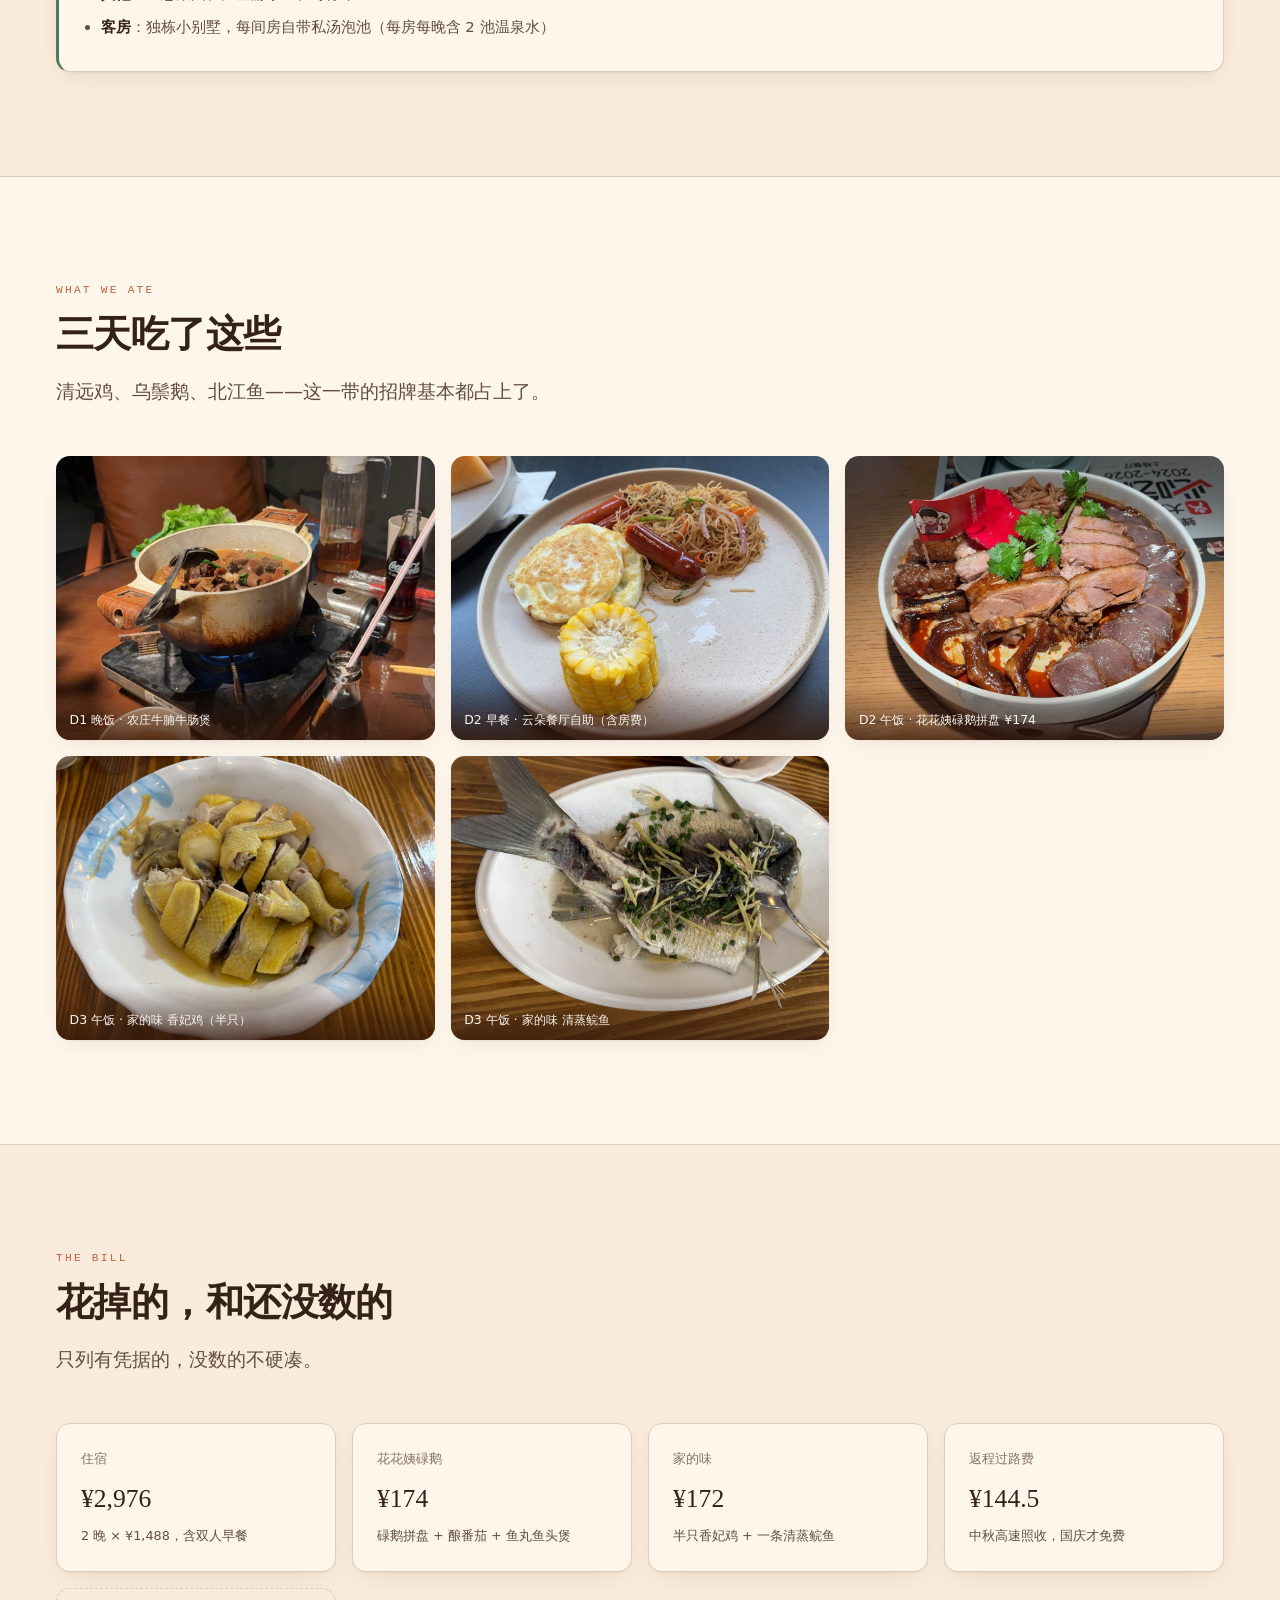
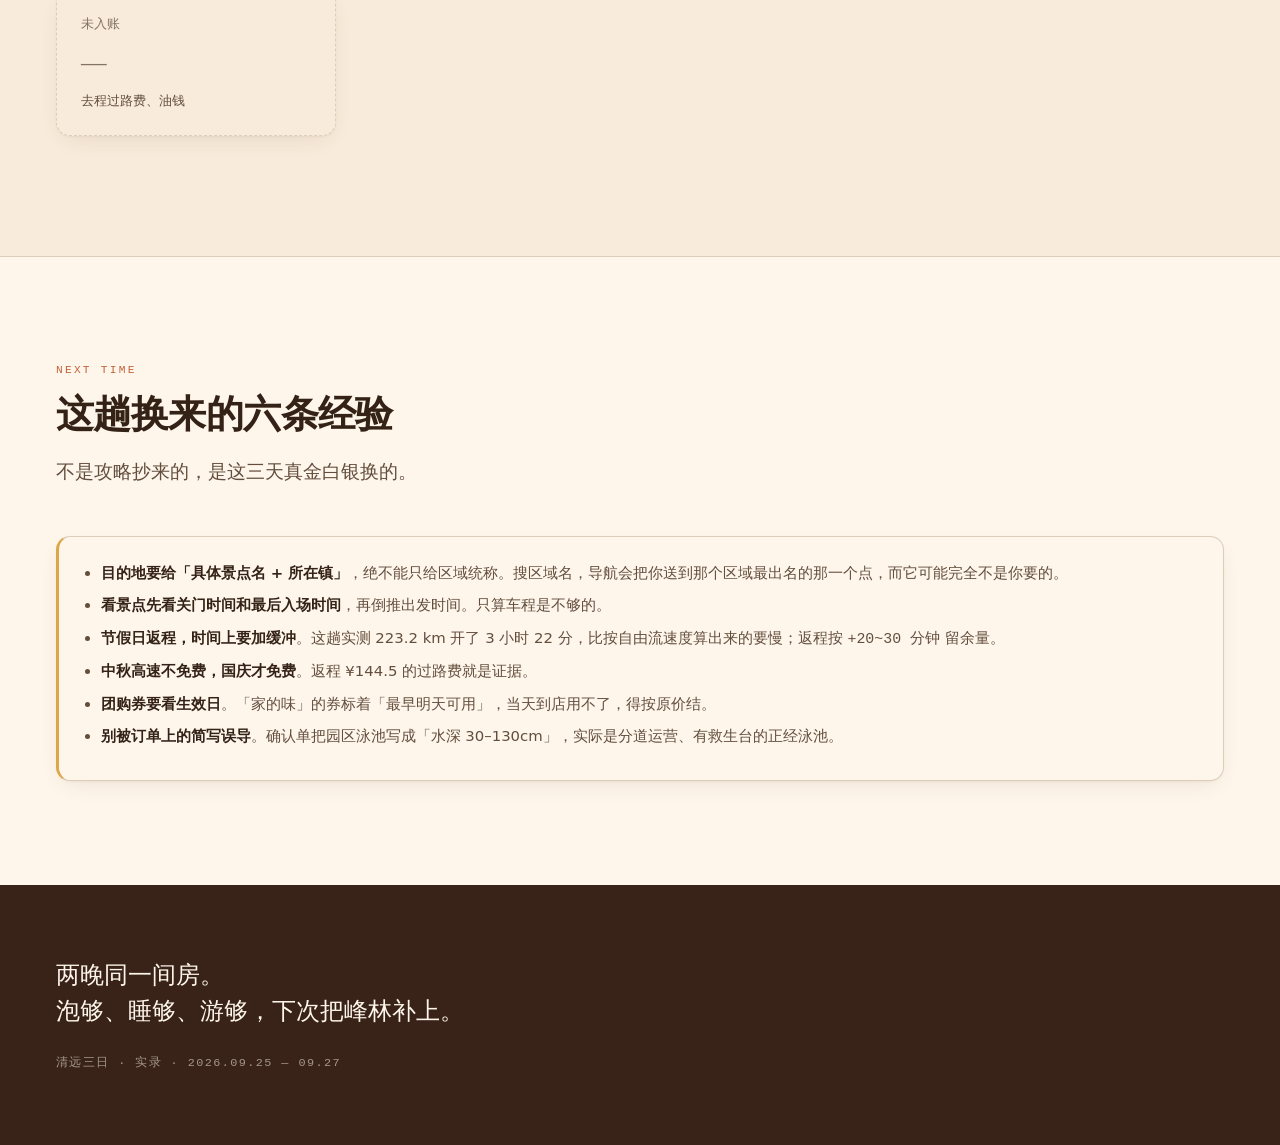
<file: qingyuan-review.html>
<!doctype html>
<!-- Hallmark · macrostructure: Trip Retrospective · tone: warm (cozy travel) · theme: custom (暖阳奶油纸 · 陶土橘 accent · 茶山绿 · 温泉暖红) · enrichment: 自摄实拍 · nav: masthead · footer: statement -->
<html lang="zh-CN">
<head>
<meta charset="utf-8">
<meta name="viewport" content="width=device-width, initial-scale=1, viewport-fit=cover">
<meta name="description" content="2026 中秋 9/25–9/27 清远三天两晚自驾实录：住清新区三坑镇水上云朵温泉酒店，两晚同一间房、每房私汤；返程实测 223.2km / 3h22 / 过路费 ¥144.5。含逐日时间线、园区实拍、花费账和下次出行的经验清单。">
<title>清远三日 · 实录 —— 泡了两晚，游了一场泳，然后开回家</title>
<style>
/* Hallmark · macrostructure: Trip Retrospective · genre: editorial / cozy
 * theme: custom (暖阳奶油纸 · 陶土橘 + 茶山绿 + 温泉暖红 · 系统 CJK 字体 — 大陆可直连) */
*,*::before,*::after{box-sizing:border-box}
html{overflow-x:clip;scroll-padding-top:5rem}
body{margin:0;overflow-x:clip;background:var(--color-paper);color:var(--color-ink);
  font-family:var(--font-body);font-size:var(--text-base);line-height:1.7;
  -webkit-font-smoothing:antialiased;text-rendering:optimizeLegibility}
body::before{content:"";position:fixed;inset:0;z-index:-1;pointer-events:none;
  background:
    radial-gradient(70rem 40rem at 12% -8%, oklch(93% 0.05 68 / .55), transparent 62%),
    radial-gradient(56rem 34rem at 96% 4%, oklch(94% 0.04 150 / .42), transparent 60%)}
img{display:block;max-width:100%;height:auto}
a{color:var(--color-accent);text-decoration-thickness:1px;text-underline-offset:3px}
a:hover{color:var(--color-accent-bright)}
:focus-visible{outline:2px solid var(--color-focus);outline-offset:3px;border-radius:var(--radius-sm)}

:root{
  --color-paper:        oklch(97.5% 0.017 76);
  --color-paper-2:      oklch(94.7% 0.026 74);
  --color-paper-3:      oklch(90.9% 0.034 70);
  --color-rule:         oklch(85.6% 0.030 68);
  --color-neutral:      oklch(57%   0.034 62);
  --color-muted:        oklch(44%   0.038 58);
  --color-ink:          oklch(27%   0.035 52);
  --color-accent:       oklch(60%   0.135 42);
  --color-accent-bright:oklch(68%   0.145 48);
  --color-accent-soft:  oklch(93.5% 0.038 62);
  --color-sage:         oklch(54%   0.075 150);
  --color-sage-soft:    oklch(93.6% 0.028 150);
  --color-honey:        oklch(76%   0.125 78);
  --color-plum:         oklch(54%   0.100 20);
  --color-plum-soft:    oklch(94%   0.028 20);
  --color-night:        oklch(28%   0.038 45);
  --color-night-2:      oklch(22.5% 0.034 45);
  --color-focus:        oklch(62%   0.130 45);
  --font-display: "Songti SC", "STSong", "Noto Serif CJK SC", "SimSun", serif;
  --font-body:    "PingFang SC", "Microsoft YaHei", "Hiragino Sans GB", system-ui, sans-serif;
  --font-outlier: ui-monospace, "Cascadia Mono", "Consolas", monospace;
  --space-2xs:0.25rem; --space-xs:0.5rem; --space-sm:0.75rem; --space-md:1rem;
  --space-lg:1.5rem; --space-xl:2rem; --space-2xl:3rem; --space-3xl:4.5rem; --space-4xl:6.5rem;
  --text-xs:0.72rem; --text-sm:0.85rem; --text-base:1rem; --text-md:1.1875rem;
  --text-lg:1.5rem; --text-xl:1.875rem; --text-2xl:2.35rem; --text-3xl:2.9rem;
  --text-hero:clamp(2rem, 5.2vw + 0.7rem, 3.6rem);
  --ease-out:cubic-bezier(0.22,1,0.36,1); --ease-in-out:cubic-bezier(0.65,0,0.35,1);
  --dur-fast:120ms; --dur:260ms; --dur-slow:520ms;
  --radius-sm:8px; --radius-md:14px; --radius-lg:22px; --radius-pill:999px;
  --shadow-warm:0 1px 2px oklch(40% 0.05 60 / .05), 0 8px 24px -10px oklch(40% 0.06 55 / .16);
  --shadow-lift:0 2px 4px oklch(40% 0.05 60 / .06), 0 18px 42px -16px oklch(40% 0.07 55 / .24);
}

.progress{position:fixed;top:0;left:0;right:0;height:3px;z-index:120;
  background:linear-gradient(90deg,var(--color-sage),var(--color-accent),var(--color-plum));
  transform:scaleX(0);transform-origin:0 0}

/* masthead */
.mast{position:sticky;top:0;z-index:50;background:color-mix(in oklch,var(--color-paper) 86%,transparent);
  backdrop-filter:blur(10px);border-bottom:1px solid var(--color-rule)}
.mast__in{max-width:78rem;margin-inline:auto;padding:.75rem clamp(1rem,4vw,2.5rem);
  display:flex;align-items:baseline;gap:var(--space-md);justify-content:space-between}
.wordmark{font-family:var(--font-display);font-size:1.15rem;font-weight:700;color:var(--color-ink);
  letter-spacing:-0.01em;white-space:nowrap;text-decoration:none}
.wordmark small{font-family:var(--font-outlier);font-weight:400;font-size:.66rem;
  letter-spacing:.14em;text-transform:uppercase;color:var(--color-neutral);margin-left:.5rem}
.mast__links{display:none;align-items:baseline;gap:var(--space-lg);white-space:nowrap}
.mast__links a{font-size:.92rem;text-decoration:none;color:var(--color-muted)}
.mast__links a:hover{color:var(--color-accent)}
@media (min-width:52rem){.mast__links{display:flex}}

.wrap{max-width:78rem;margin-inline:auto;padding-inline:clamp(1rem,4vw,2.5rem)}
.sec{padding-block:var(--space-4xl)}
.sec--tint{background:var(--color-paper-2);border-block:1px solid var(--color-rule)}
.sec__head{max-width:min(62rem,100%);margin-bottom:var(--space-2xl)}
.eyebrow{font-family:var(--font-outlier);font-size:.7rem;letter-spacing:.2em;text-transform:uppercase;
  color:var(--color-accent);margin:0 0 var(--space-sm)}
.sec__title{font-family:var(--font-display);font-size:var(--text-2xl);line-height:1.25;margin:0;
  letter-spacing:-0.015em;text-wrap:balance}
.sec__lede{margin:var(--space-md) 0 0;color:var(--color-muted);font-size:var(--text-md);max-width:56ch}

/* hero */
.hero{padding:var(--space-3xl) 0 var(--space-2xl)}
.hero__grid{display:grid;gap:var(--space-xl);align-items:center}
@media (min-width:56rem){.hero__grid{grid-template-columns:1.05fr .95fr;gap:var(--space-2xl)}}
.hero__stamp{display:inline-flex;align-items:center;gap:.5rem;font-family:var(--font-outlier);
  font-size:.72rem;letter-spacing:.16em;text-transform:uppercase;color:var(--color-plum);
  background:var(--color-plum-soft);border:1px solid color-mix(in oklch,var(--color-plum) 28%,transparent);
  padding:.34rem .8rem;border-radius:var(--radius-pill)}
.hero__title{font-family:var(--font-display);font-size:var(--text-hero);line-height:1.2;margin:var(--space-lg) 0 0;
  letter-spacing:-0.02em;text-wrap:balance;color:var(--color-ink)}
.hero__title em{font-style:normal;color:var(--color-accent);white-space:nowrap;
  background:linear-gradient(180deg,transparent 62%,color-mix(in oklch,var(--color-honey) 55%,transparent) 62%)}
.hero__sub{margin:var(--space-md) 0 0;color:var(--color-muted);font-size:var(--text-md);max-width:46ch}
.hero__meta{display:flex;flex-wrap:wrap;gap:var(--space-xs) var(--space-lg);margin-top:var(--space-lg);
  padding-top:var(--space-lg);border-top:1px solid var(--color-rule);font-size:.9rem;color:var(--color-muted)}
.hero__meta b{color:var(--color-ink);font-weight:600}
.hero__fig{margin:0;position:relative;border-radius:var(--radius-lg);overflow:hidden;
  box-shadow:var(--shadow-lift);background:var(--color-paper-3)}
.hero__fig img{width:100%;aspect-ratio:4/3;object-fit:cover}
.hero__fig figcaption{position:absolute;inset:auto 0 0 0;padding:1.8rem 1.1rem .85rem;
  font-size:.8rem;color:oklch(97% 0.01 80);
  background:linear-gradient(180deg,transparent,oklch(25% 0.05 45 / .85))}

/* 关键数字 */
.facts{display:grid;gap:var(--space-md);grid-template-columns:repeat(auto-fit,minmax(9.5rem,1fr))}
.fact{background:var(--color-paper);border:1px solid var(--color-rule);border-radius:var(--radius-md);
  padding:var(--space-md) var(--space-md) var(--space-lg);box-shadow:var(--shadow-warm)}
.fact dt{font-size:.76rem;color:var(--color-neutral);letter-spacing:.06em;margin:0}
.fact dd{margin:.35rem 0 0;font-family:var(--font-display);font-size:1.45rem;line-height:1.15;color:var(--color-ink)}
.fact dd small{display:block;font-family:var(--font-body);font-size:.78rem;color:var(--color-muted);
  margin-top:.3rem;font-weight:400}

/* 逐日 */
.tabs{display:flex;flex-wrap:wrap;gap:var(--space-xs);margin-bottom:var(--space-xl)}
.tab{font:inherit;font-size:.92rem;cursor:pointer;border:1px solid var(--color-rule);
  background:var(--color-paper);color:var(--color-muted);border-radius:var(--radius-pill);
  padding:.5rem 1.05rem;transition:all var(--dur) var(--ease-out)}
.tab:hover{border-color:var(--color-accent);color:var(--color-accent)}
.tab[aria-selected="true"]{background:var(--color-accent);border-color:var(--color-accent);
  color:oklch(98% 0.015 70);box-shadow:var(--shadow-warm)}
.tab small{font-family:var(--font-outlier);font-size:.72rem;opacity:.75;margin-left:.4rem}
.day{display:none}
.day.is-on{display:block;animation:fadeUp var(--dur-slow) var(--ease-out) both}
@keyframes fadeUp{from{opacity:0;transform:translateY(10px)}to{opacity:1;transform:none}}
.day__head{display:flex;flex-wrap:wrap;align-items:baseline;gap:var(--space-sm) var(--space-lg);
  margin-bottom:var(--space-lg)}
.day__head h3{font-family:var(--font-display);font-size:var(--text-xl);margin:0;letter-spacing:-0.01em}
.day__head p{margin:0;color:var(--color-muted);font-size:.95rem}
.tl{list-style:none;margin:0;padding:0 0 0 1.5rem;position:relative}
.tl::before{content:"";position:absolute;left:.34rem;top:.55rem;bottom:.6rem;width:2px;
  background:linear-gradient(180deg,var(--color-sage),var(--color-accent),var(--color-plum));border-radius:2px;opacity:.4}
.tl li{position:relative;padding:0 0 var(--space-lg) 0}
.tl li::before{content:"";position:absolute;left:-1.5rem;top:.52rem;width:.72rem;height:.72rem;border-radius:50%;
  background:var(--color-paper);border:2px solid var(--color-accent)}
.tl li:last-child{padding-bottom:0}
.tl li.is-kp::before{background:var(--color-plum);border-color:var(--color-plum);
  box-shadow:0 0 0 4px color-mix(in oklch,var(--color-plum) 18%,transparent)}
.tl time{font-family:var(--font-outlier);font-size:.8rem;color:var(--color-accent);letter-spacing:.04em}
.tl>li>b{display:block;font-weight:600;margin:.1rem 0 .15rem;font-size:1.02rem}
.tl p{margin:0;color:var(--color-muted);font-size:.93rem}
.tl code{font-family:var(--font-outlier);font-size:.86em;background:var(--color-paper-3);
  padding:.08em .38em;border-radius:4px;color:var(--color-ink)}

/* 提示条 */
.note{background:var(--color-paper);border:1px solid var(--color-rule);border-left:3px solid var(--color-honey);
  border-radius:var(--radius-md);padding:var(--space-lg);box-shadow:var(--shadow-warm);margin-top:var(--space-xl)}
.note h3{margin:0 0 var(--space-sm);font-family:var(--font-display);font-size:1.15rem}
.note ul{margin:0;padding-left:1.1rem;color:var(--color-muted);font-size:.93rem}
.note li{margin-bottom:.45rem}
.note li b{color:var(--color-ink)}
.note--sage{border-left-color:var(--color-sage)}
.note--plum{border-left-color:var(--color-plum)}

/* 图集 */
.gal{display:grid;gap:var(--space-md);grid-template-columns:repeat(auto-fit,minmax(15rem,1fr))}
.gal figure{margin:0;border-radius:var(--radius-md);overflow:hidden;box-shadow:var(--shadow-warm);
  background:var(--color-paper-3);position:relative}
.gal img{width:100%;aspect-ratio:4/3;object-fit:cover;transition:transform var(--dur-slow) var(--ease-out)}
.gal figure:hover img{transform:scale(1.03)}
.gal figcaption{position:absolute;inset:auto 0 0 0;padding:1.5rem .85rem .6rem;font-size:.78rem;
  color:oklch(97% 0.01 80);background:linear-gradient(180deg,transparent,oklch(25% 0.05 45 / .8))}
.gal--wide{grid-template-columns:repeat(auto-fit,minmax(18rem,1fr))}

.fig-tall{margin:var(--space-xl) 0 0;border-radius:var(--radius-lg);overflow:hidden;
  box-shadow:var(--shadow-lift);position:relative;background:var(--color-paper-3)}
.fig-tall img{width:100%;height:auto}
.fig-tall figcaption{position:absolute;inset:auto 0 0 0;padding:2rem 1.1rem .9rem;font-size:.82rem;
  color:oklch(97% 0.01 80);background:linear-gradient(180deg,transparent,oklch(25% 0.05 45 / .85))}

/* 花费 */
.cost{display:grid;gap:var(--space-md);grid-template-columns:repeat(auto-fit,minmax(14rem,1fr))}
.cost__item{background:var(--color-paper);border:1px solid var(--color-rule);border-radius:var(--radius-md);
  padding:var(--space-lg);box-shadow:var(--shadow-warm)}
.cost__item dt{font-size:.82rem;color:var(--color-neutral);margin:0}
.cost__item dd{margin:.4rem 0 0;font-family:var(--font-display);font-size:1.6rem;color:var(--color-ink)}
.cost__item dd small{display:block;font-family:var(--font-body);font-size:.8rem;color:var(--color-muted);
  margin-top:.3rem}
.cost__item--todo{background:var(--color-paper-2);border-style:dashed}
.cost__item--todo dd{color:var(--color-neutral)}

/* footer */
.foot{background:var(--color-night);color:var(--color-paper);padding-block:var(--space-3xl)}
.foot__in{max-width:78rem;margin-inline:auto;padding-inline:clamp(1rem,4vw,2.5rem)}
.foot p{margin:0;font-family:var(--font-display);font-size:var(--text-lg);line-height:1.5;max-width:34ch}
.foot small{display:block;margin-top:var(--space-lg);font-family:var(--font-outlier);font-size:.74rem;
  letter-spacing:.12em;text-transform:uppercase;color:color-mix(in oklch,var(--color-paper) 55%,transparent)}
</style>
</head>
<body>
<div class="progress" id="bar"></div>

<header class="mast">
  <div class="mast__in">
    <a class="wordmark" href="#top">清远三日 · 实录<small>Qingyuan 2026</small></a>
    <nav class="mast__links">
      <a href="#days">逐日</a>
      <a href="#park">园区</a>
      <a href="#food">吃了什么</a>
      <a href="#cost">花费</a>
      <a href="#learn">经验</a>
    </nav>
  </div>
</header>

<main id="top">

  <!-- HERO -->
  <section class="hero">
    <div class="wrap hero__grid">
      <div>
        <span class="hero__stamp">2026.09.25 — 09.27 · 中秋 · 两人自驾</span>
        <h1 class="hero__title">泡了两晚，游了一场泳，<br>然后<em>开回家</em></h1>
        <p class="hero__sub">三天两晚，两晚住同一间房。没赶景点，把时间花在泡汤、睡觉、游泳和吃上——这趟的账，回来算清楚了。</p>
        <div class="hero__meta">
          <span>路线 <b>深圳 ⇄ 清远·三坑镇</b></span>
          <span>住处 <b>水上云朵温泉酒店</b></span>
          <span>返程实测 <b>223.2 km · 3h22</b></span>
        </div>
      </div>
      <figure class="hero__fig">
        <img src="qingyuan-review-img/park-01.jpg" alt="园区一角：石板路上走着几只黑天鹅，旁边是水塘和茂密的绿植">
        <figcaption>园区一角。最后一天早上边走边拍的。</figcaption>
      </figure>
    </div>
  </section>

  <!-- 关键数字 -->
  <section class="sec sec--tint">
    <div class="wrap">
      <div class="sec__head">
        <p class="eyebrow">The numbers</p>
        <h2 class="sec__title">先把数字摆出来</h2>
        <p class="sec__lede">下面这些不是估的，是订单、截图和车机记录里的原始数字。</p>
      </div>
      <dl class="facts">
        <div class="fact"><dt>行程</dt><dd>3 天 2 晚<small>9/25 五 — 9/27 日</small></dd></div>
        <div class="fact"><dt>住宿实付</dt><dd>¥2,976<small>2 晚 × ¥1,488，含双早</small></dd></div>
        <div class="fact"><dt>返程里程</dt><dd>223.2 km<small>清远 → 广州 → 东莞 → 深圳</small></dd></div>
        <div class="fact"><dt>返程耗时</dt><dd>3 小时 22 分<small>均速 66 km/h</small></dd></div>
        <div class="fact"><dt>返程过路费</dt><dd>¥144.5<small>中秋高速照收</small></dd></div>
        <div class="fact"><dt>门口农家菜</dt><dd>4.9 分<small>347 条评价 · 人均 ¥47</small></dd></div>
      </dl>
    </div>
  </section>

  <!-- 逐日 -->
  <section class="sec" id="days">
    <div class="wrap">
      <div class="sec__head">
        <p class="eyebrow">Day by day</p>
        <h2 class="sec__title">三天，都干了什么</h2>
        <p class="sec__lede">按天点开看。时间点都是真实发生的，不是计划表。</p>
      </div>

      <div class="tabs" role="tablist">
        <button class="tab" role="tab" aria-selected="true" data-day="1">D1 · 去程 + 入住 <small>9/25 五</small></button>
        <button class="tab" role="tab" aria-selected="false" data-day="2">D2 · 万达 + 峰林 <small>9/26 六</small></button>
        <button class="tab" role="tab" aria-selected="false" data-day="3">D3 · 泳池 + 返程 <small>9/27 日</small></button>
      </div>

      <div class="day is-on" id="day-1">
        <div class="day__head">
          <h3>9 月 25 日（周五）· 在路上</h3>
          <p>深圳 → 清远市清新区三坑镇，约 247 公里</p>
        </div>
        <ol class="tl">
          <li><time>上午</time><b>深圳出发</b><p>往清远方向，全程高速，路况正常。</p></li>
          <li><time>途中</time><b>竹院牛庄 · 桑拿鸡 + 桑拿牛肉</b><p>路上吃的第一顿，桑拿鸡和桑拿牛肉各一份。清远鸡的名声，从这一顿开始兑现。</p></li>
          <li class="is-kp"><time>15:00</time><b>入住「清远水上云朵温泉酒店」</b><p>房型是<b>云隐景观房 · 一居双床房</b>，独栋小别墅里的房间，园区占地约 426 亩。含双人早餐。</p></li>
          <li><time>傍晚</time><b>泡第一池私汤</b><p>房间自带泡池，<b>每间房每晚含 2 池温泉水</b>，超出部分另收——不是不限次，这点订房时务必看清楚。</p></li>
          <li><time>晚上</time><b>附近农庄 · 牛腩牛肠煲</b><p>晚饭在园区外的农庄解决，一锅牛腩牛肠煲，热乎、下饭。</p></li>
          <li><time>睡前</time><b>第二池</b><p>两池的额度当晚用掉第二池，泡完直接睡。</p></li>
        </ol>
      </div>

      <div class="day" id="day-2">
        <div class="day__head">
          <h3>9 月 26 日（周六）· 进城吃饭，然后去看峰林</h3>
          <p>三坑镇 → 清远万达广场 → 英西峰林方向</p>
        </div>
        <ol class="tl">
          <li><time>08:00–10:30</time><b>早餐 · 云朵餐厅自助</b><p>在酒店前台右侧的云朵餐厅，<b>自助形式</b>，凭房卡进，含在房费里。</p></li>
          <li><time>中午</time><b>清远万达广场</b><p>清城区湖西路 89 号，离飞来湖不远。主要目的就一个：吃。</p></li>
          <li class="is-kp"><time>午饭</time><b>「花花姨碌鹅」· ¥174</b><p>点了<b>碌鹅拼盘 + 酿番茄 + 鱼丸鱼头煲</b>。碌鹅是招牌，好吃——这是整趟吃得最值的一顿之一。</p></li>
          <li><time>下午</time><b>往英西峰林方向开</b><p>从万达往西北，目标是峰林日落。</p></li>
          <li class="is-kp"><time>将近 17:00</time><b>到了九龙镇，景区已经关门</b><p>导航把我们带到了<b>九龙镇的洞天仙境</b>——那是个<b>溶洞</b>景区（4A，8:30–17:00），跟我们要看的峰林不是一回事，而且到的时候已经过了闭园时间。</p></li>
        </ol>
        <div class="note note--plum">
          <h3>这一段，下次这么走</h3>
          <ul>
            <li>「英西峰林」横跨<b>九龙、黄花、岩背</b>三个镇，是 20 多公里的区域统称。<b>只搜这四个字，导航会把你丢到该区域最有名的那个点</b>——也就是九龙镇的洞天仙境。</li>
            <li>要看「十里画廊」那种峰林，目的地应该是 <b>黄花镇新民村 · 峰林胜境</b>（8:00–17:30，最后入场 17:00，¥68，停车免费）。两地直线只差 7.6 km，但山路要开 24 分钟。</li>
            <li>这类景区的<b>关门时间和最后入场时间，要在出发前查清楚，不能只算车程</b>——尤其「看日落」这种安排，光线最好的时段往往正好在关门之后。</li>
          </ul>
        </div>
      </div>

      <div class="day" id="day-3">
        <div class="day__head">
          <h3>9 月 27 日（周日）· 游泳、退房、返程</h3>
          <p>三坑镇 → 清远 → 广州 → 东莞 → 深圳</p>
        </div>
        <ol class="tl">
          <li><time>上午</time><b>园区泳池游泳</b><p>泳池是<b>分道运营</b>的（水里有黄、紫的分道浮力条），池边有金属高脚救生台、救生圈和监控立杆——<b>是正经运营的泳池，不是儿童戏水池</b>。确认单上那句「水深 30–130cm」把它写小了。</p></li>
          <li><time>上午</time><b>玩桨板</b><p>板上有绿色防滑垫，双头桨可以绑带固定在板上。池边还有蓝顶棚的儿童水上攀爬架。</p></li>
          <li><time>上午</time><b>顺手把园区逛了一圈</b><p>黑天鹅、白鸭和锦鲤、一群鹅、草坡上一棵孤树、粉红台阶、生态菜园——比订单上写的「免费项目」丰富得多。</p></li>
          <li><time>12:00</time><b>退房</b><p>退房时间就是 12:00。</p></li>
          <li class="is-kp"><time>午饭</time><b>「家的味（三坑温泉店）」· ¥172</b><p>就在酒店同村，步行一两分钟。点了<b>半只香妃鸡 + 一条清蒸鲩鱼</b>。美团 4.9 分、347 条评价、人均 ¥47。<b>注意：团购券标着「最早明天可用」，当天到店用不了。</b></p></li>
          <li class="is-kp"><time>14:06</time><b>出发返深</b><p>车机记录：<b>223.2 km，3 小时 22 分，均速 66 km/h，过路费 ¥144.5</b>，路线是清远 → 广州 → 东莞 → 深圳，约 <b>17:29</b> 到家。</p></li>
        </ol>
      </div>
    </div>
  </section>

  <!-- 园区 -->
  <section class="sec sec--tint" id="park">
    <div class="wrap">
      <div class="sec__head">
        <p class="eyebrow">The grounds</p>
        <h2 class="sec__title">园区里有什么</h2>
        <p class="sec__lede">426 亩的园区，两晚没住够。下面这些是最后一天早上边走边拍的。</p>
      </div>

      <div class="gal">
        <figure><img src="qingyuan-review-img/park-02.jpg" alt="两只白鸭在水面游，水下是成群的锦鲤"><figcaption>白鸭在上头游，锦鲤在底下跟</figcaption></figure>
        <figure><img src="qingyuan-review-img/park-03.jpg" alt="石瀑布下的水塘里游着两只成年黑天鹅"><figcaption>瀑布下两只黑天鹅，凑在一块游</figcaption></figure>
        <figure><img src="qingyuan-review-img/park-04.jpg" alt="草坡上的一棵孤树"><figcaption>草坡上那棵孤树，很出片</figcaption></figure>
        <figure><img src="qingyuan-review-img/park-05.jpg" alt="园区里的粉红色台阶"><figcaption>粉红台阶，姑娘们会喜欢</figcaption></figure>
        <figure><img src="qingyuan-review-img/park-06.jpg" alt="水池里排成一列游动的鹅群"><figcaption>一群鹅，排着队游</figcaption></figure>
        <figure><img src="qingyuan-review-img/park-07.jpg" alt="园区里的生态菜园"><figcaption>生态菜园，另一头就是儿童游乐区</figcaption></figure>
      </div>

      <figure class="fig-tall">
        <img src="qingyuan-review-img/sup-01.jpg" alt="泳池里：贴水面低角度拍到的桨板与对岸的别墅、远山和积云">
        <figcaption>最后一天上午的泳池。贴到水面上拍，对岸是独栋别墅和连着的山，天上是积云。</figcaption>
      </figure>

      <div class="note note--sage">
        <h3>园区设施清单（亲眼确认过的）</h3>
        <ul>
          <li><b>泳池</b>：分道运营，金属高脚救生台 + 救生圈 + 监控立杆，另有泳池下水扶梯、儿童水上攀爬架、桨板</li>
          <li><b>水禽</b>：黑天鹅、白鸭 + 锦鲤、一群鹅</li>
          <li><b>景观</b>：草坡孤树、粉红台阶、灰瓦中式凉亭、白色遮阳伞与户外沙发区、一排小叶榄仁（树干上缠着串灯）</li>
          <li><b>其他</b>：生态菜园、儿童游乐区、可停车</li>
          <li><b>客房</b>：独栋小别墅，每间房自带私汤泡池（每房每晚含 2 池温泉水）</li>
        </ul>
      </div>
    </div>
  </section>

  <!-- 吃了什么 -->
  <section class="sec" id="food">
    <div class="wrap">
      <div class="sec__head">
        <p class="eyebrow">What we ate</p>
        <h2 class="sec__title">三天吃了这些</h2>
        <p class="sec__lede">清远鸡、乌鬃鹅、北江鱼——这一带的招牌基本都占上了。</p>
      </div>
      <div class="gal gal--wide">
        <figure><img src="qingyuan-review-img/dish-niunan.jpg" alt="一锅牛腩牛肠煲"><figcaption>D1 晚饭 · 农庄牛腩牛肠煲</figcaption></figure>
        <figure><img src="qingyuan-review-img/dish-buffet.jpg" alt="酒店餐厅的自助早餐"><figcaption>D2 早餐 · 云朵餐厅自助（含房费）</figcaption></figure>
        <figure><img src="qingyuan-review-img/dish-lue.jpg" alt="碌鹅拼盘，肉色红亮"><figcaption>D2 午饭 · 花花姨碌鹅拼盘 ¥174</figcaption></figure>
        <figure><img src="qingyuan-review-img/dish-ji.jpg" alt="香妃鸡，鸡皮金黄，泡在浅浅一层汤油里"><figcaption>D3 午饭 · 家的味 香妃鸡（半只）</figcaption></figure>
        <figure><img src="qingyuan-review-img/dish-fish.jpg" alt="清蒸鲩鱼整条上桌，铺着姜丝和葱花"><figcaption>D3 午饭 · 家的味 清蒸鲩鱼</figcaption></figure>
      </div>
    </div>
  </section>

  <!-- 花费 -->
  <section class="sec sec--tint" id="cost">
    <div class="wrap">
      <div class="sec__head">
        <p class="eyebrow">The bill</p>
        <h2 class="sec__title">花掉的，和还没数的</h2>
        <p class="sec__lede">只列有凭据的，没数的不硬凑。</p>
      </div>
      <dl class="cost">
        <div class="cost__item"><dt>住宿</dt><dd>¥2,976<small>2 晚 × ¥1,488，含双人早餐</small></dd></div>
        <div class="cost__item"><dt>花花姨碌鹅</dt><dd>¥174<small>碌鹅拼盘 + 酿番茄 + 鱼丸鱼头煲</small></dd></div>
        <div class="cost__item"><dt>家的味</dt><dd>¥172<small>半只香妃鸡 + 一条清蒸鲩鱼</small></dd></div>
        <div class="cost__item"><dt>返程过路费</dt><dd>¥144.5<small>中秋高速照收，国庆才免费</small></dd></div>
        <div class="cost__item cost__item--todo"><dt>未入账</dt><dd>—<small>去程过路费、油钱</small></dd></div>
      </dl>
    </div>
  </section>

  <!-- 经验 -->
  <section class="sec" id="learn">
    <div class="wrap">
      <div class="sec__head">
        <p class="eyebrow">Next time</p>
        <h2 class="sec__title">这趟换来的六条经验</h2>
        <p class="sec__lede">不是攻略抄来的，是这三天真金白银换的。</p>
      </div>
      <div class="note">
        <ul>
          <li><b>目的地要给「具体景点名 + 所在镇」</b>，绝不能只给区域统称。搜区域名，导航会把你送到那个区域最出名的那一个点，而它可能完全不是你要的。</li>
          <li><b>看景点先看关门时间和最后入场时间</b>，再倒推出发时间。只算车程是不够的。</li>
          <li><b>节假日返程，时间上要加缓冲</b>。这趟实测 223.2 km 开了 3 小时 22 分，比按自由流速度算出来的要慢；返程按 <code>+20~30 分钟</code> 留余量。</li>
          <li><b>中秋高速不免费，国庆才免费</b>。返程 ¥144.5 的过路费就是证据。</li>
          <li><b>团购券要看生效日</b>。「家的味」的券标着「最早明天可用」，当天到店用不了，得按原价结。</li>
          <li><b>别被订单上的简写误导</b>。确认单把园区泳池写成「水深 30–130cm」，实际是分道运营、有救生台的正经泳池。</li>
        </ul>
      </div>
    </div>
  </section>

</main>

<footer class="foot">
  <div class="foot__in">
    <p>两晚同一间房。<br>泡够、睡够、游够，下次把峰林补上。</p>
    <small>清远三日 · 实录 · 2026.09.25 — 09.27</small>
  </div>
</footer>

<script>
(function(){
  var bar=document.getElementById('bar');
  function onScroll(){
    var h=document.documentElement;
    var max=h.scrollHeight-h.clientHeight;
    bar.style.transform='scaleX('+(max>0?h.scrollTop/max:0)+')';
  }
  addEventListener('scroll',onScroll,{passive:true});onScroll();

  document.querySelectorAll('.tab').forEach(function(b){
    b.addEventListener('click',function(){
      document.querySelectorAll('.tab').forEach(function(x){x.setAttribute('aria-selected','false')});
      b.setAttribute('aria-selected','true');
      document.querySelectorAll('.day').forEach(function(d){d.classList.remove('is-on')});
      var t=document.getElementById('day-'+b.dataset.day);
      if(t){t.classList.add('is-on')}
    });
  });
})();
</script>
</body>
</html>
</file>
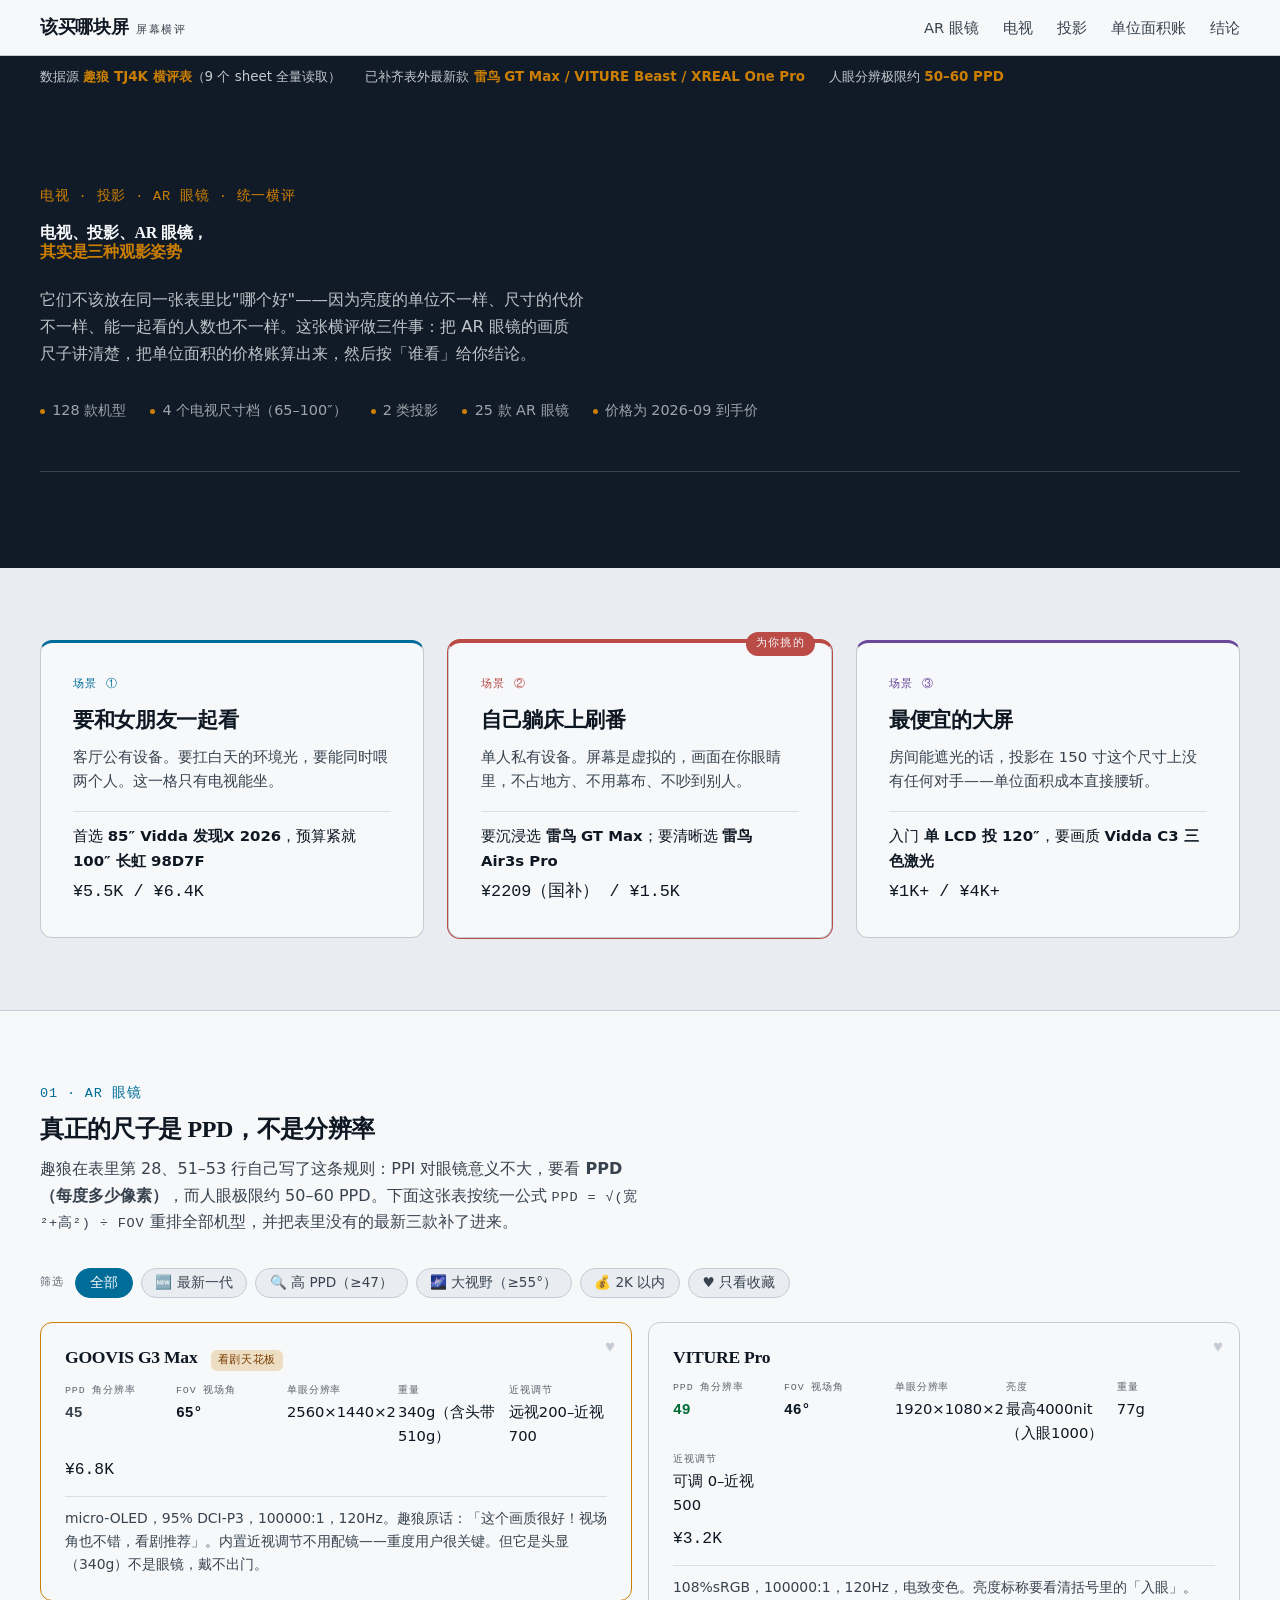
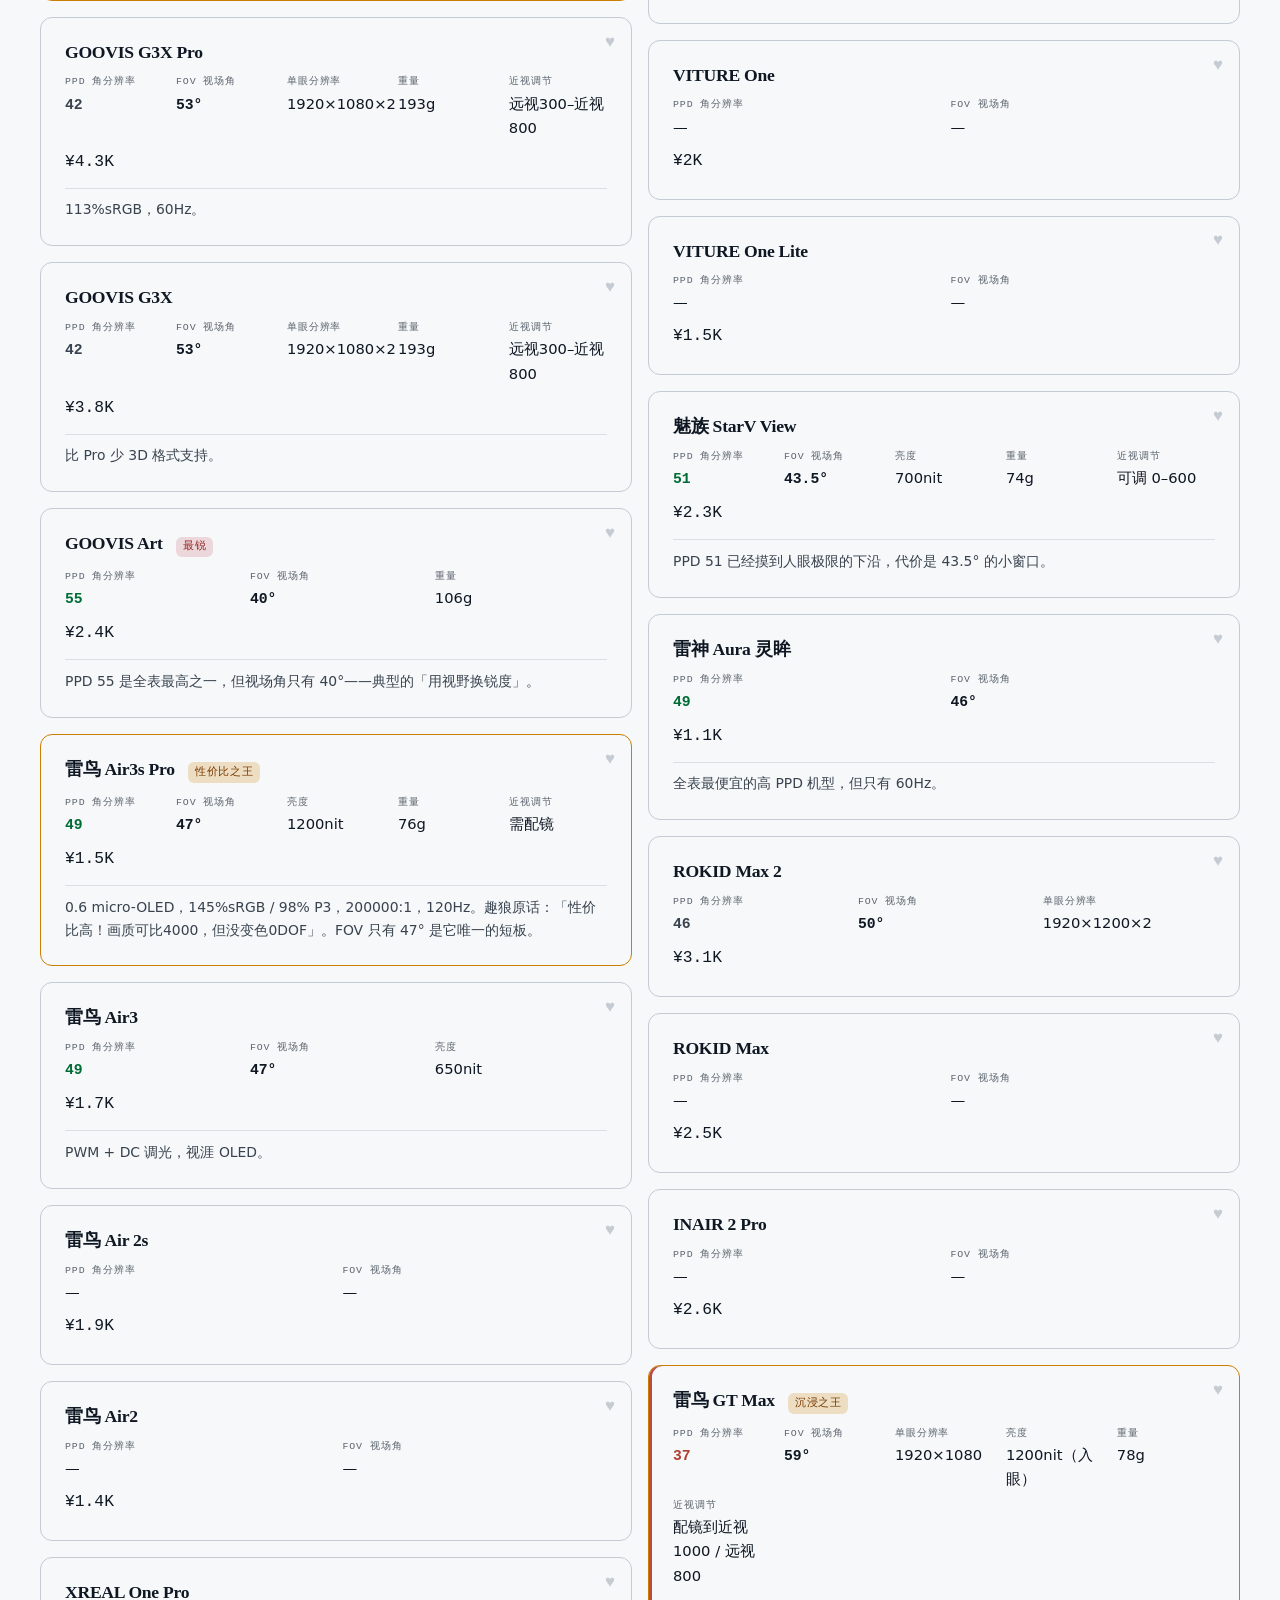
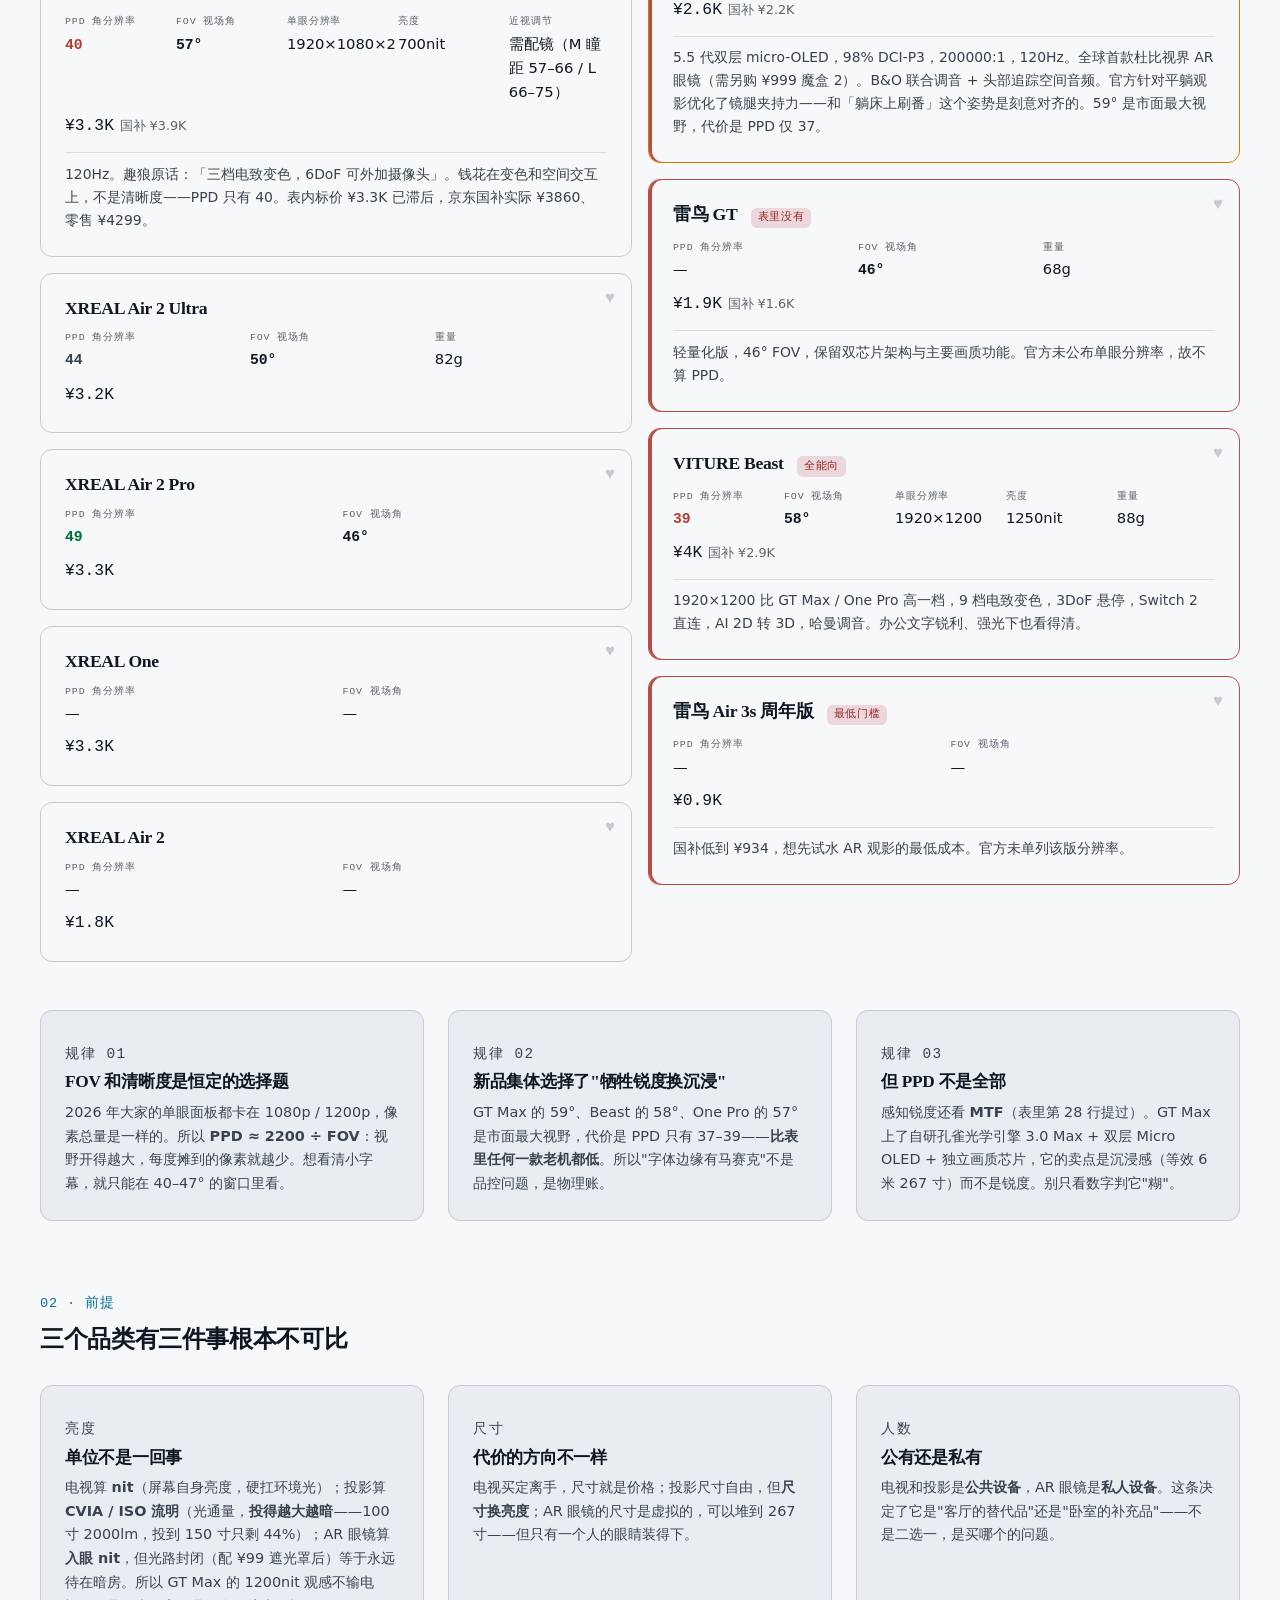
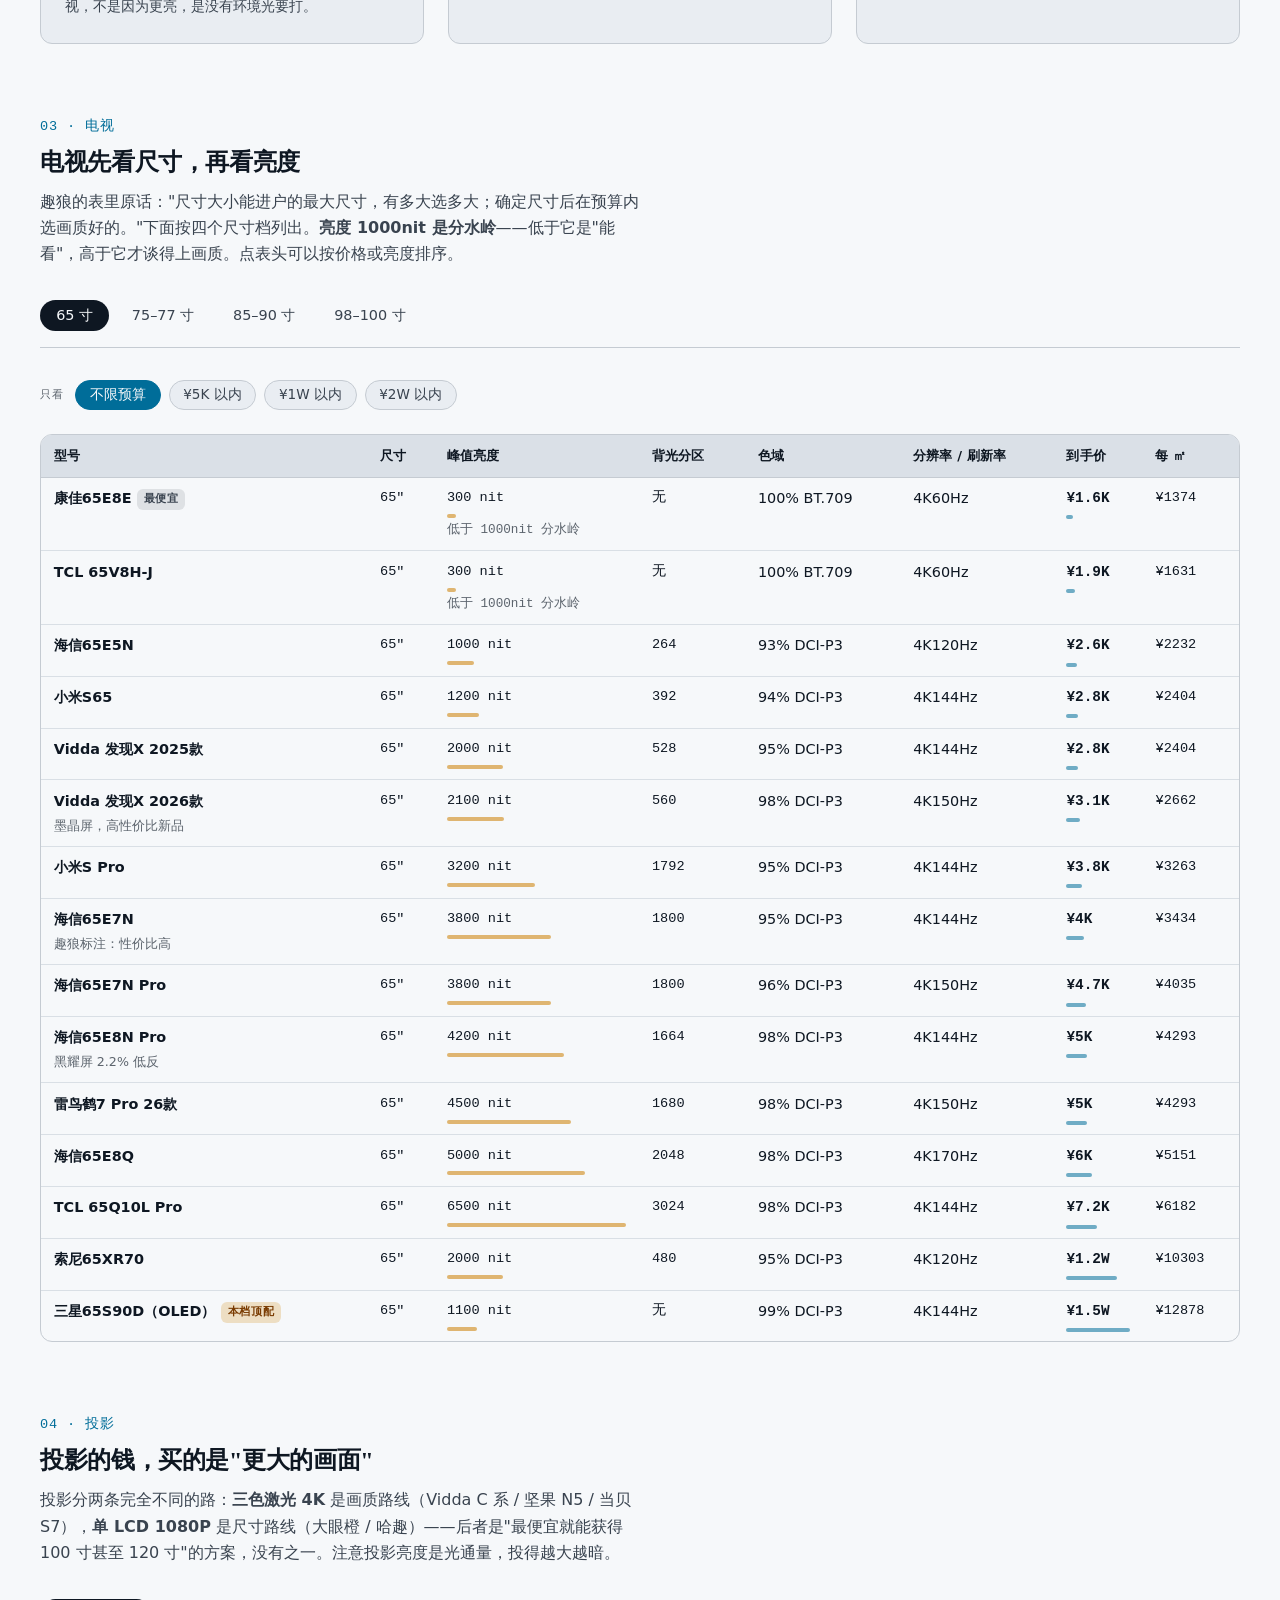
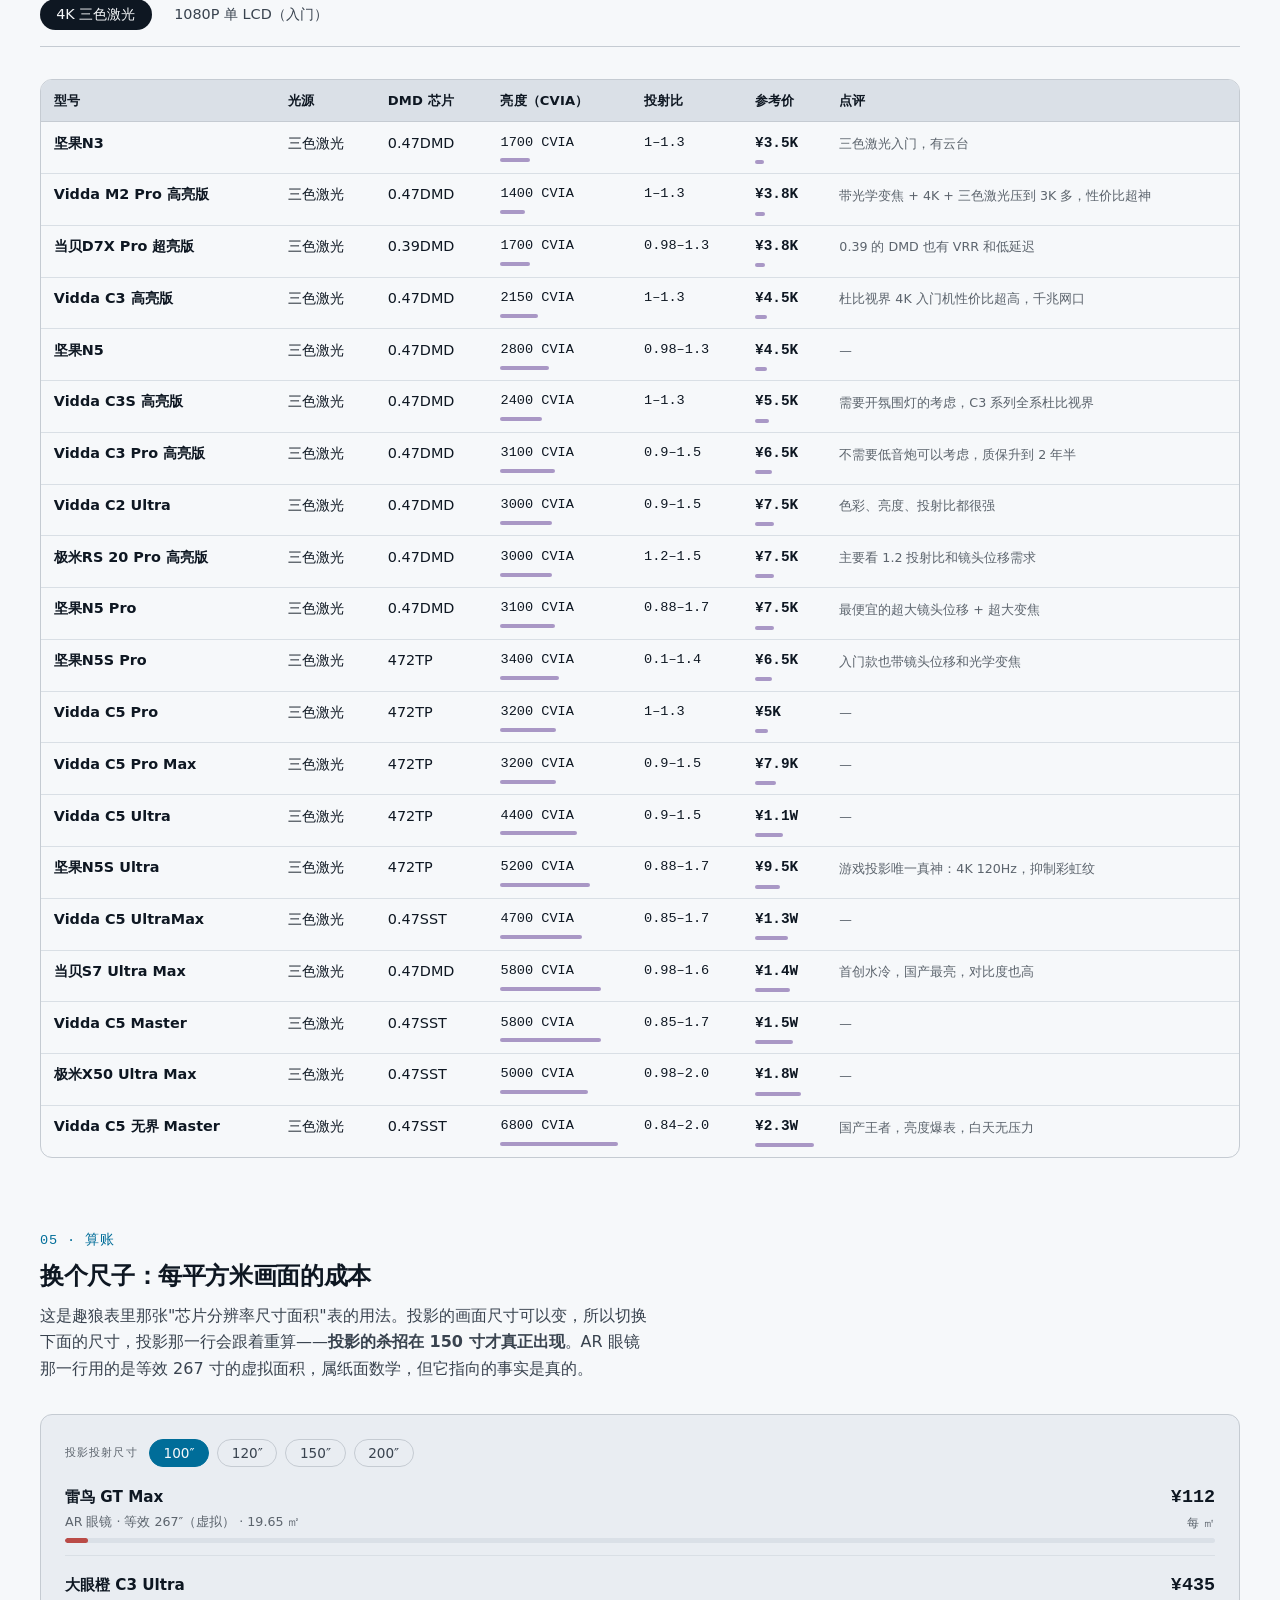
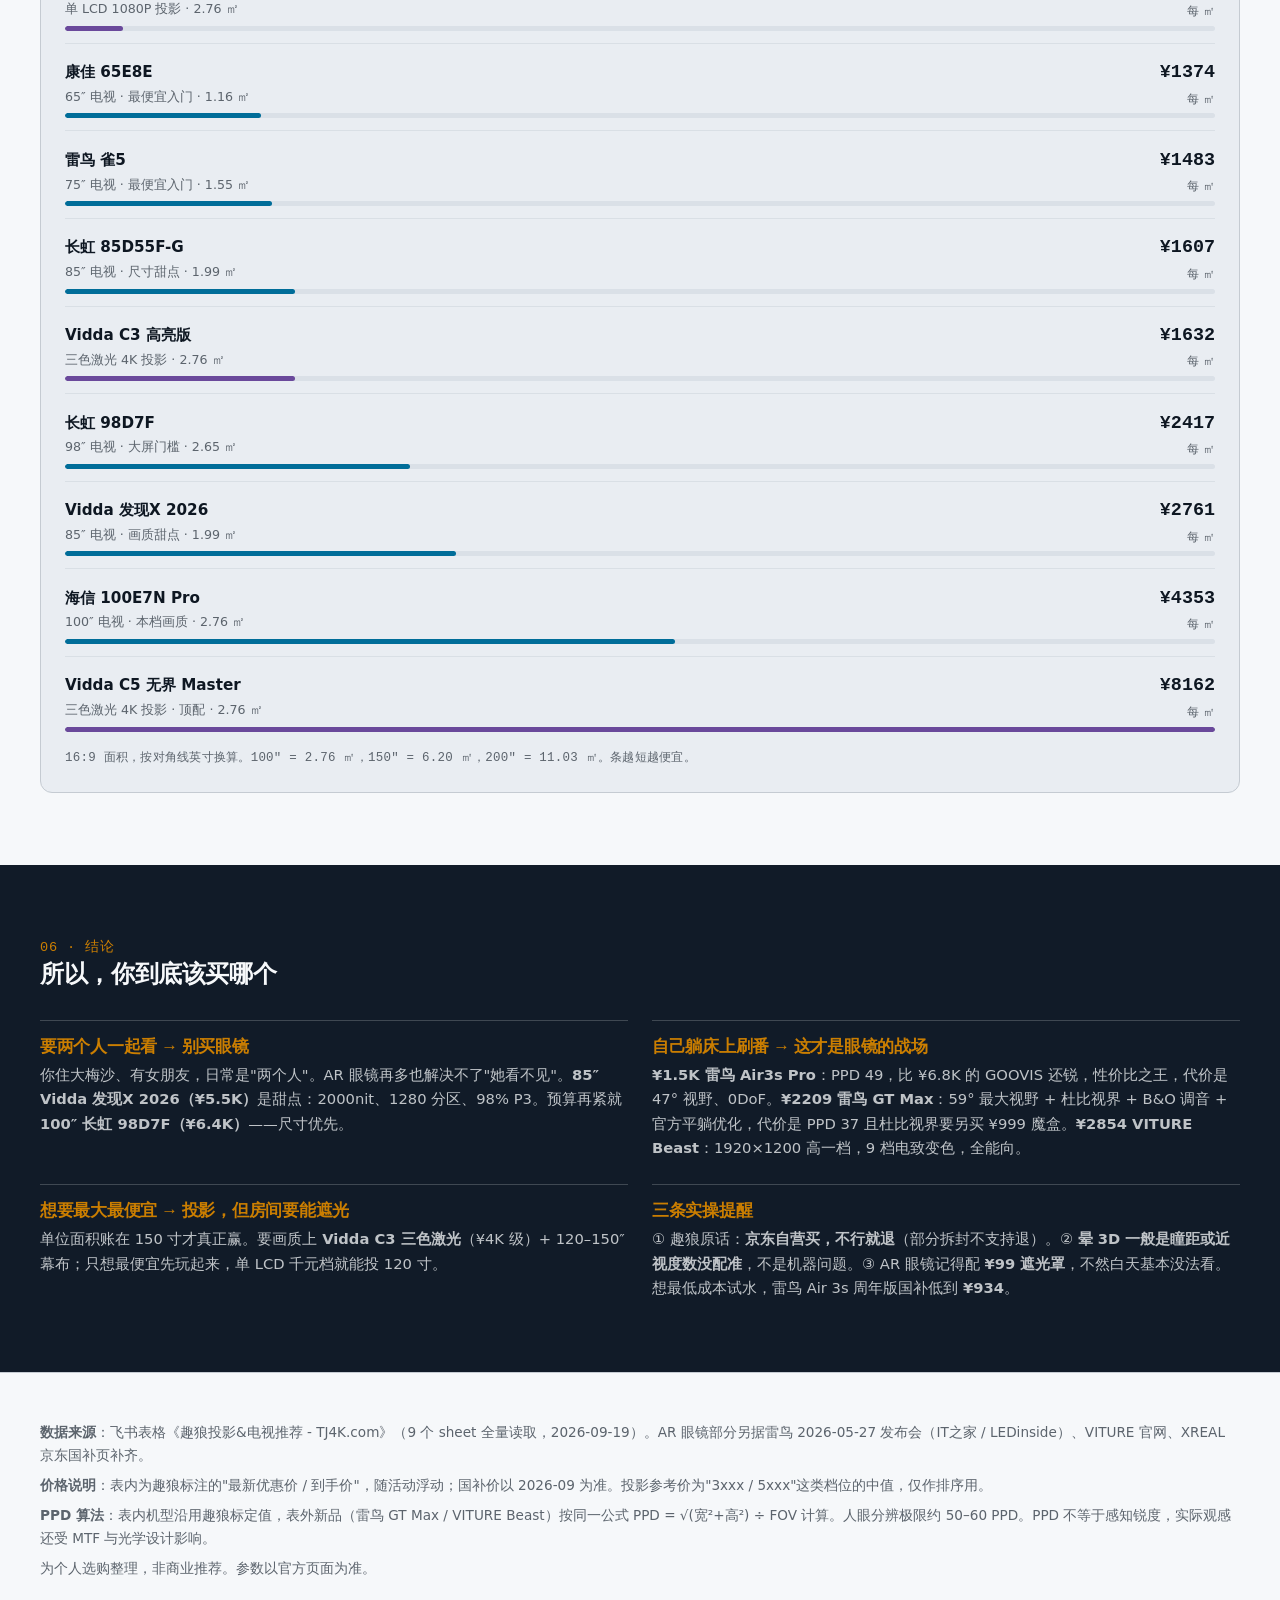
<file: screen-guide.html>
<!doctype html>
<!-- Hallmark · macrostructure: Comparison Ledger · tone: editorial-spec · theme: custom (钢青冷纸 + 电光青 + 琥珀) · enrichment: 实测参数 (TJ4K 表格 + 官方发布页) · nav: masthead · footer: statement -->
<html lang="zh-CN">
<head>
<meta charset="utf-8">
<meta name="viewport" content="width=device-width, initial-scale=1, viewport-fit=cover">
<meta name="description" content="电视 / 投影 / AR 眼镜统一横评：PPD 角分辨率怎么读、FOV 与清晰度为什么二选一、单位面积价格差 20 倍，以及按「谁看」分场景的选购结论。数据来自 TJ4K 趣狼横评表并补齐 2026 最新一代 AR 眼镜。">
<title>该买哪块屏 · 电视 / 投影 / AR 眼镜横评</title>
<style>
*,*::before,*::after{box-sizing:border-box}
html{overflow-x:clip;scroll-padding-top:5rem}
body{margin:0;overflow-x:clip;background:var(--color-paper);color:var(--color-ink);
  font-family:var(--font-body);font-size:var(--text-base);line-height:1.65;
  -webkit-font-smoothing:antialiased;text-rendering:optimizeLegibility}
a{color:var(--color-accent);text-decoration-thickness:1px;text-underline-offset:3px}
a:hover{color:var(--color-accent-bright)}
a:focus-visible,.chip:focus-visible,.btn:focus-visible,.tab:focus-visible,.seg:focus-visible,
.acard__fav:focus-visible,.to-top:focus-visible,thead th:focus-visible{outline:2px solid var(--color-focus);outline-offset:3px}
::selection{background:var(--color-accent-bright);color:var(--color-paper)}

h1,h2,h3,h4{font-family:var(--font-display);font-weight:600;line-height:1.18;
  letter-spacing:-0.015em;margin:0;overflow-wrap:anywhere}
p{margin:0}
.mono{font-family:var(--font-outlier);font-size:var(--text-sm);letter-spacing:0.06em;
  text-transform:uppercase;font-variant-numeric:tabular-nums}
.num{font-variant-numeric:tabular-nums}

:root{
  --color-paper:      oklch(97.8% 0.004 250);
  --color-paper-2:    oklch(94.4% 0.008 250);
  --color-paper-3:    oklch(90.5% 0.011 250);
  --color-rule:       oklch(84%   0.012 250);
  --color-rule-soft:  oklch(90%   0.010 250);
  --color-neutral:    oklch(50%   0.018 250);
  --color-muted:      oklch(38%   0.024 252);
  --color-ink:        oklch(20%   0.026 255);
  --color-accent:     oklch(50%   0.115 232);   /* 电光青 */
  --color-accent-bright: oklch(60% 0.13 226);
  --color-amber:      oklch(66%   0.145 68);    /* 亮度 / 暖点 */
  --color-focus:      oklch(60%   0.12 228);
  /* 品类色 */
  --c-tv:   oklch(50% 0.115 232);   /* 电视 · 青 */
  --c-pj:   oklch(48% 0.13  300);   /* 投影 · 紫 */
  --c-ar:   oklch(56% 0.145 25);    /* AR · 橙红 */
  --color-c-screen: oklch(22% 0.03 255);  /* 银幕黑 · banner/hero/结语底色 */
  /* 字体 · 系统栈（大陆可直连，不引外部字体） */
  --font-display: "Songti SC","STSong","Noto Serif CJK SC","SimSun",serif;
  --font-body:    "PingFang SC","Microsoft YaHei","Hiragino Sans GB",system-ui,sans-serif;
  --font-outlier: ui-monospace,"Cascadia Mono","Consolas",monospace;
  --space-2xs:0.25rem; --space-xs:0.5rem; --space-sm:0.75rem; --space-md:1rem;
  --space-lg:1.5rem; --space-xl:2rem; --space-2xl:3rem; --space-3xl:4.5rem; --space-4xl:6rem;
  --text-xs:0.72rem; --text-sm:0.85rem; --text-base:1rem; --text-md:1.25rem;
  --text-lg:1.5625rem; --text-xl:1.9531rem; --text-2xl:2.4414rem;
  --text-hero:clamp(1.95rem,4.4vw+0.6rem,3.3rem);
  --ease-out:cubic-bezier(0.22,1,0.36,1);
  --dur:260ms;
  --radius-sm:6px; --radius-md:12px; --radius-lg:20px; --radius-pill:999px;
}

/* ── 进度条 ── */
.progress{position:fixed;top:0;left:0;right:0;height:3px;z-index:120;
  background:var(--color-accent);transform:scaleX(0);transform-origin:0 0}

/* ── masthead ── */
.mast{position:sticky;top:0;z-index:50;background:color-mix(in oklch,var(--color-paper) 88%,transparent);
  backdrop-filter:blur(8px);border-bottom:1px solid var(--color-rule)}
.mast__in{max-width:82rem;margin-inline:auto;padding:.8rem clamp(1rem,4vw,2.5rem);
  display:flex;align-items:baseline;gap:var(--space-md);justify-content:space-between}
.wordmark{font-family:var(--font-display);font-size:1.12rem;font-weight:700;color:var(--color-ink);
  letter-spacing:-0.02em;white-space:nowrap;text-decoration:none}
.wordmark small{font-family:var(--font-outlier);font-weight:400;font-size:.66rem;
  letter-spacing:.14em;text-transform:uppercase;color:var(--color-muted);margin-left:.5rem}
.mast__links{display:none;align-items:baseline;gap:var(--space-lg);white-space:nowrap}
.mast__links a{font-size:.92rem;text-decoration:none;color:var(--color-muted)}
.mast__links a:hover{color:var(--color-ink)}
@media (min-width:44rem){.mast__links{display:flex}}

/* ── 数据条 ── */
.banner{background:var(--color-c-screen);color:var(--color-paper)}
.banner__in{max-width:82rem;margin-inline:auto;padding:.6rem clamp(1rem,4vw,2.5rem);
  display:flex;flex-wrap:wrap;gap:.35rem var(--space-lg);align-items:baseline;font-size:.84rem}
.banner b{font-weight:600;color:var(--color-amber)}
.banner span{color:color-mix(in oklch,var(--color-paper) 78%,transparent)}

/* ── hero ── */
.hero{background:var(--color-c-screen);color:var(--color-paper);
  padding-block:clamp(3rem,7vw,5.5rem) clamp(3.5rem,8vw,6rem)}
.hero__in{max-width:82rem;margin-inline:auto;padding-inline:clamp(1rem,4vw,2.5rem)}
.hero__kicker{color:var(--color-amber);margin-bottom:var(--space-md)}
.hero__title{font-size:var(--text-hero);font-weight:600;max-width:27ch;
  color:var(--color-paper);text-wrap:balance}
.hero__title .q{color:var(--color-amber)}
.hero__lede{margin-top:var(--space-lg);font-size:1.03rem;max-width:52ch;
  color:color-mix(in oklch,var(--color-paper) 76%,transparent)}
.hero__meta{margin-top:var(--space-xl);display:flex;flex-wrap:wrap;gap:.6rem var(--space-lg);
  font-size:.9rem;color:color-mix(in oklch,var(--color-paper) 62%,transparent)}
.hero__meta span{display:inline-flex;align-items:center;gap:.45rem}
.hero__meta span::before{content:"";width:5px;height:5px;border-radius:50%;background:var(--color-amber)}
.hero__rule{margin-top:var(--space-2xl);height:1px;background:color-mix(in oklch,var(--color-paper) 18%,transparent)}

/* ── 章节 ── */
.sec{max-width:82rem;margin-inline:auto;padding:var(--space-3xl) clamp(1rem,4vw,2.5rem) 0}
.sec__head{margin-bottom:var(--space-xl)}
.sec__tag{color:var(--color-accent);display:block;margin-bottom:.6rem}
.sec__title{font-size:clamp(1.55rem,3.2vw+0.5rem,2.5rem)}
.sec__lede{margin-top:.8rem;color:var(--color-muted);max-width:60ch}

/* ── 速览卡（三个场景）── */
.pick{background:var(--color-paper-2);border-bottom:1px solid var(--color-rule);
  padding-block:var(--space-3xl)}
.pick__grid{max-width:82rem;margin-inline:auto;padding-inline:clamp(1rem,4vw,2.5rem);
  display:grid;gap:var(--space-lg)}
@media (min-width:46rem){.pick__grid{grid-template-columns:repeat(3,minmax(0,1fr))}}
.pcard{background:var(--color-paper);border:1px solid var(--color-rule);border-radius:var(--radius-md);
  padding:var(--space-xl);display:flex;flex-direction:column;gap:var(--space-sm);position:relative}
.pcard--tv{border-top:3px solid var(--c-tv)}
.pcard--ar{border-top:3px solid var(--c-ar);box-shadow:0 0 0 1px var(--c-ar)}
.pcard--pj{border-top:3px solid var(--c-pj)}
.pcard__flag{position:absolute;top:-0.72rem;right:var(--space-md);font-family:var(--font-outlier);
  font-size:.66rem;letter-spacing:.1em;text-transform:uppercase;color:var(--color-paper);
  background:var(--c-ar);padding:.22rem .65rem;border-radius:var(--radius-pill)}
.pcard__cat{font-family:var(--font-outlier);font-size:.7rem;letter-spacing:.13em;
  text-transform:uppercase}
.pcard--tv .pcard__cat{color:var(--c-tv)}
.pcard--ar .pcard__cat{color:var(--c-ar)}
.pcard--pj .pcard__cat{color:var(--c-pj)}
.pcard h3{font-size:1.32rem;margin-top:.15rem}
.pcard__who{color:var(--color-muted);font-size:.93rem;flex:1}
.pcard__pick{margin-top:.3rem;padding-top:.8rem;border-top:1px solid var(--color-rule-soft);
  font-size:.93rem}
.pcard__pick b{font-weight:600}
.pcard__price{font-family:var(--font-outlier);font-variant-numeric:tabular-nums;
  font-size:1.05rem;color:var(--color-ink);display:block;margin-top:.25rem}

/* ── 工具条 / chip ── */
.toolbar{display:flex;flex-wrap:wrap;gap:.5rem;align-items:center;margin-bottom:var(--space-lg)}
.toolbar__label{font-family:var(--font-outlier);font-size:.7rem;letter-spacing:.1em;
  text-transform:uppercase;color:var(--color-neutral);margin-right:.2rem}
.chip{font-family:var(--font-body);font-size:.85rem;color:var(--color-muted);
  background:var(--color-paper-2);border:1px solid var(--color-rule);border-radius:var(--radius-pill);
  padding:.32rem .85rem;cursor:pointer;transition:background var(--dur),color var(--dur),border-color var(--dur)}
.chip:hover{border-color:var(--color-accent);color:var(--color-ink)}
.chip.is-on{background:var(--color-accent);border-color:var(--color-accent);color:var(--color-paper)}
.btn{font-family:var(--font-body);font-size:.85rem;color:var(--color-muted);background:var(--color-paper);
  border:1px solid var(--color-rule);border-radius:var(--radius-pill);padding:.32rem .9rem;cursor:pointer;
  transition:border-color var(--dur),color var(--dur)}
.btn:hover{border-color:var(--color-accent);color:var(--color-ink)}

/* ── tab ── */
.tabs{display:flex;flex-wrap:wrap;gap:.4rem;margin-bottom:var(--space-xl);
  border-bottom:1px solid var(--color-rule);padding-bottom:var(--space-md)}
.tab{font-family:var(--font-body);font-size:.9rem;color:var(--color-muted);background:none;
  border:1px solid transparent;border-radius:var(--radius-pill);padding:.32rem .95rem;cursor:pointer;
  transition:background var(--dur),color var(--dur)}
.tab:hover{color:var(--color-ink);background:var(--color-paper-2)}
.tab.is-on{background:var(--color-ink);color:var(--color-paper)}

/* ── 表格 ── */
.tbl-wrap{overflow-x:auto;-webkit-overflow-scrolling:touch;
  border:1px solid var(--color-rule);border-radius:var(--radius-md);background:var(--color-paper)}
table{border-collapse:collapse;width:100%;font-size:.9rem;min-width:44rem}
thead th{position:sticky;top:0;background:var(--color-paper-3);color:var(--color-ink);
  font-weight:600;text-align:left;padding:.62rem .8rem;white-space:nowrap;
  border-bottom:1px solid var(--color-rule);font-size:.82rem;letter-spacing:.01em}
thead th.is-sortable{cursor:pointer;user-select:none}
thead th.is-sortable:hover{color:var(--color-accent)}
thead th .arw{font-family:var(--font-outlier);font-size:.7rem;color:var(--color-neutral);margin-left:.25rem}
tbody td{padding:.58rem .8rem;border-bottom:1px solid var(--color-rule-soft);
  vertical-align:top;font-variant-numeric:tabular-nums}
tbody tr:last-child td{border-bottom:0}
tbody tr:hover{background:var(--color-paper-2)}
td.name{font-weight:600;white-space:nowrap}
td.num{font-family:var(--font-outlier);font-size:.85rem}
td.price{font-family:var(--font-outlier);font-weight:600;white-space:nowrap}
td .note{display:block;color:var(--color-neutral);font-size:.79rem;margin-top:.15rem;font-weight:400}
.bar{display:block;height:4px;border-radius:2px;background:var(--color-accent);
  margin-top:.28rem;min-width:2px;opacity:.55}
.tag{display:inline-block;font-family:var(--font-outlier);font-size:.66rem;letter-spacing:.06em;
  padding:.1rem .42rem;border-radius:var(--radius-sm);margin-left:.35rem;vertical-align:1px}
.tag--best{background:color-mix(in oklch,var(--color-amber) 22%,transparent);color:oklch(42% 0.13 68)}
.tag--new{background:color-mix(in oklch,var(--c-ar) 18%,transparent);color:oklch(45% 0.15 25)}
.tag--warn{background:color-mix(in oklch,var(--color-ink) 10%,transparent);color:var(--color-muted)}

/* ── AR 眼镜卡 ── */
.argrid{column-gap:var(--space-md)}
@media (min-width:52rem){.argrid{columns:2}}
.acard{position:relative;border:1px solid var(--color-rule);border-radius:var(--radius-md);
  padding:var(--space-lg);background:var(--color-paper);display:flex;flex-direction:column;gap:.55rem;
  break-inside:avoid;margin-bottom:var(--space-md)}
.acard--new{border-color:var(--c-ar);box-shadow:inset 3px 0 0 var(--c-ar)}
.acard--top{border-color:var(--color-amber)}
.acard__head{display:flex;align-items:baseline;gap:.5rem;flex-wrap:wrap;padding-right:2rem}
.acard__head h3{font-size:1.1rem}
.acard__fav{position:absolute;top:.85rem;right:.85rem;background:none;border:0;cursor:pointer;
  font-size:1.05rem;line-height:1;color:var(--color-rule);padding:.15rem;transition:color var(--dur)}
.acard__fav:hover{color:var(--c-ar)}
.acard__fav.is-fav{color:var(--c-ar)}
.acard__specs{display:grid;grid-template-columns:repeat(auto-fit,minmax(5.5rem,1fr));
  gap:.4rem .8rem;margin-top:.2rem}
.spec{display:flex;flex-direction:column;gap:.05rem}
.spec__k{font-family:var(--font-outlier);font-size:.62rem;letter-spacing:.09em;
  text-transform:uppercase;color:var(--color-neutral)}
.spec__v{font-size:.92rem;font-variant-numeric:tabular-nums}
.spec__v b{font-family:var(--font-outlier);font-weight:600}
.ppd--hi{color:oklch(46% 0.13 155)}
.ppd--mid{color:var(--color-muted)}
.ppd--lo{color:oklch(52% 0.15 30)}
.acard__note{color:var(--color-muted);font-size:.87rem;border-top:1px solid var(--color-rule-soft);
  padding-top:.6rem;margin-top:.2rem}
.acard__price{font-family:var(--font-outlier);font-size:1.02rem;font-variant-numeric:tabular-nums}
.acard__price small{font-family:var(--font-body);font-size:.8rem;color:var(--color-neutral);
  font-weight:400;margin-left:.35rem}

/* ── 三品类不可比卡片 ── */
.incomparable{display:grid;gap:var(--space-lg);margin-top:var(--space-lg)}
@media (min-width:46rem){.incomparable{grid-template-columns:repeat(3,minmax(0,1fr))}}
.icard{background:var(--color-paper-2);border:1px solid var(--color-rule);
  border-radius:var(--radius-md);padding:var(--space-lg)}
.icard__n{font-family:var(--font-outlier);font-size:.68rem;letter-spacing:.11em;
  color:var(--color-accent);text-transform:uppercase}
.icard h3{margin-top:.35rem;font-size:1.08rem}
.icard p{margin-top:.5rem;color:var(--color-muted);font-size:.9rem}

/* ── 单位面积 ── */
.area-calc{background:var(--color-paper-2);border:1px solid var(--color-rule);
  border-radius:var(--radius-md);padding:var(--space-lg);margin-bottom:var(--space-lg)}
.area-calc__row{display:flex;flex-wrap:wrap;gap:.5rem;align-items:center}
.areagrid{display:grid;gap:.9rem;margin-top:var(--space-md)}
.arow{display:grid;grid-template-columns:1fr auto;gap:.2rem .8rem;align-items:baseline;
  padding-bottom:.75rem;border-bottom:1px solid var(--color-rule-soft)}
.arow:last-child{border-bottom:0;padding-bottom:0}
.arow__name{font-weight:600;font-size:.95rem}
.arow__name small{font-weight:400;color:var(--color-neutral);font-size:.79rem;
  display:block;margin-top:.1rem}
.arow__val{font-family:var(--font-outlier);font-size:1.15rem;font-weight:600;
  text-align:right;white-space:nowrap;font-variant-numeric:tabular-nums}
.arow__val small{display:block;font-family:var(--font-body);font-size:.76rem;
  color:var(--color-neutral);font-weight:400}
.arow__bar{grid-column:1/-1;height:5px;border-radius:3px;background:var(--color-paper-3);
  overflow:hidden;margin-top:.1rem}
.arow__bar i{display:block;height:100%;border-radius:3px;transition:width var(--dur) var(--ease-out)}

/* ── 结语 ── */
.verdict{background:var(--color-c-screen);color:var(--color-paper);margin-top:var(--space-3xl);
  padding-block:var(--space-3xl)}
.verdict__in{max-width:82rem;margin-inline:auto;padding-inline:clamp(1rem,4vw,2.5rem)}
.verdict h2{color:var(--color-paper);font-size:clamp(1.5rem,3vw+0.5rem,2.3rem)}
.verdict .mono{color:var(--color-amber)}
.verdict__list{margin-top:var(--space-xl);display:grid;gap:var(--space-lg)}
@media (min-width:46rem){.verdict__list{grid-template-columns:repeat(2,minmax(0,1fr))}}
.vitem{border-top:1px solid color-mix(in oklch,var(--color-paper) 20%,transparent);
  padding-top:var(--space-md)}
.vitem h3{font-size:1.05rem;color:var(--color-amber)}
.vitem p{margin-top:.4rem;color:color-mix(in oklch,var(--color-paper) 76%,transparent);font-size:.92rem}

/* ── footer ── */
.foot{border-top:1px solid var(--color-rule);padding:var(--space-2xl) clamp(1rem,4vw,2.5rem);
  max-width:82rem;margin-inline:auto;color:var(--color-neutral);font-size:.85rem}
.foot p+p{margin-top:.5rem}

/* ── 回顶 ── */
.to-top{position:fixed;right:1.1rem;bottom:1.1rem;z-index:60;width:2.6rem;height:2.6rem;
  border-radius:50%;border:1px solid var(--color-rule);background:var(--color-paper);
  color:var(--color-muted);cursor:pointer;font-size:1rem;display:grid;place-items:center;
  opacity:0;pointer-events:none;transition:opacity var(--dur)}
.to-top.is-show{opacity:1;pointer-events:auto}
.to-top:hover{border-color:var(--color-accent);color:var(--color-accent)}

/* ── reveal ── */
.reveal{opacity:0;transform:translateY(14px);transition:opacity 620ms var(--ease-out),transform 620ms var(--ease-out)}
.reveal.is-in{opacity:1;transform:none}
@media (prefers-reduced-motion:reduce){.reveal{opacity:1;transform:none;transition:none}}
.empty{color:var(--color-neutral);font-size:.9rem;padding:var(--space-lg) 0}
</style>
</head>
<body>

<div class="progress" id="progress" aria-hidden="true"></div>

<header class="mast">
  <div class="mast__in">
    <a class="wordmark" href="#top">该买哪块屏<small>屏幕横评</small></a>
    <nav class="mast__links" aria-label="章节导航">
      <a href="#ar">AR 眼镜</a>
      <a href="#tv">电视</a>
      <a href="#pj">投影</a>
      <a href="#area">单位面积账</a>
      <a href="#verdict">结论</a>
    </nav>
  </div>
</header>

<div class="banner" id="top">
  <div class="banner__in">
    <span>数据源 <b>趣狼 TJ4K 横评表</b>（9 个 sheet 全量读取）</span>
    <span>已补齐表外最新款 <b>雷鸟 GT Max / VITURE Beast / XREAL One Pro</b></span>
    <span>人眼分辨极限约 <b>50–60 PPD</b></span>
  </div>
</div>

<section class="hero">
  <div class="hero__in">
    <p class="mono hero__kicker">电视 · 投影 · AR 眼镜 · 统一横评</p>
    <h1 class="hero__title">电视、投影、AR 眼镜，<span class="q">其实是三种观影姿势</span></h1>
    <p class="hero__lede">它们不该放在同一张表里比"哪个好"——因为亮度的单位不一样、尺寸的代价不一样、能一起看的人数也不一样。这张横评做三件事：把 AR 眼镜的画质尺子讲清楚，把单位面积的价格账算出来，然后按「谁看」给你结论。</p>
    <div class="hero__meta">
      <span>128 款机型</span>
      <span>4 个电视尺寸档（65–100″）</span>
      <span>2 类投影</span>
      <span>25 款 AR 眼镜</span>
      <span>价格为 2026-09 到手价</span>
    </div>
    <div class="hero__rule"></div>
  </div>
</section>

<!-- ══ 速览 ══ -->
<section class="pick" id="quick">
  <div class="pick__grid">
    <article class="pcard pcard--tv reveal">
      <p class="pcard__cat">场景 ①</p>
      <h3>要和女朋友一起看</h3>
      <p class="pcard__who">客厅公有设备。要扛白天的环境光，要能同时喂两个人。这一格只有电视能坐。</p>
      <p class="pcard__pick">首选 <b>85″ Vidda 发现X 2026</b>，预算紧就 <b>100″ 长虹 98D7F</b>
        <span class="pcard__price">¥5.5K / ¥6.4K</span></p>
    </article>

    <article class="pcard pcard--ar reveal">
      <span class="pcard__flag">为你挑的</span>
      <p class="pcard__cat">场景 ②</p>
      <h3>自己躺床上刷番</h3>
      <p class="pcard__who">单人私有设备。屏幕是虚拟的，画面在你眼睛里，不占地方、不用幕布、不吵到别人。</p>
      <p class="pcard__pick">要沉浸选 <b>雷鸟 GT Max</b>；要清晰选 <b>雷鸟 Air3s Pro</b>
        <span class="pcard__price">¥2209（国补） / ¥1.5K</span></p>
    </article>

    <article class="pcard pcard--pj reveal">
      <p class="pcard__cat">场景 ③</p>
      <h3>最便宜的大屏</h3>
      <p class="pcard__who">房间能遮光的话，投影在 150 寸这个尺寸上没有任何对手——单位面积成本直接腰斩。</p>
      <p class="pcard__pick">入门 <b>单 LCD 投 120″</b>，要画质 <b>Vidda C3 三色激光</b>
        <span class="pcard__price">¥1K+ / ¥4K+</span></p>
    </article>
  </div>
</section>

<!-- ══ AR 眼镜 ══ -->
<section class="sec" id="ar">
  <div class="sec__head reveal">
    <span class="mono sec__tag">01 · AR 眼镜</span>
    <h2 class="sec__title">真正的尺子是 PPD，不是分辨率</h2>
    <p class="sec__lede">趣狼在表里第 28、51–53 行自己写了这条规则：PPI 对眼镜意义不大，要看 <b>PPD（每度多少像素）</b>，而人眼极限约 50–60 PPD。下面这张表按统一公式 <span class="mono" style="text-transform:none">PPD = √(宽²+高²) ÷ FOV</span> 重排全部机型，并把表里没有的最新三款补了进来。</p>
  </div>

  <div class="toolbar reveal" role="group" aria-label="AR 眼镜筛选">
    <span class="toolbar__label">筛选</span>
    <button class="chip is-on" type="button" data-ar="all">全部</button>
    <button class="chip" type="button" data-ar="new">🆕 最新一代</button>
    <button class="chip" type="button" data-ar="sharp">🔍 高 PPD（≥47）</button>
    <button class="chip" type="button" data-ar="wide">🌌 大视野（≥55°）</button>
    <button class="chip" type="button" data-ar="cheap">💰 2K 以内</button>
    <button class="chip" type="button" data-ar="fav">♥ 只看收藏</button>
  </div>

  <p class="empty" id="arEmpty" hidden>这个筛选下没有机型，换个条件试试。</p>
  <div class="argrid" id="argrid"></div>

  <div class="incomparable reveal" style="margin-top:var(--space-2xl)">
    <article class="icard">
      <p class="icard__n">规律 01</p>
      <h3>FOV 和清晰度是恒定的选择题</h3>
      <p>2026 年大家的单眼面板都卡在 1080p / 1200p，像素总量是一样的。所以 <b>PPD ≈ 2200 ÷ FOV</b>：视野开得越大，每度摊到的像素就越少。想看清小字幕，就只能在 40–47° 的窗口里看。</p>
    </article>
    <article class="icard">
      <p class="icard__n">规律 02</p>
      <h3>新品集体选择了"牺牲锐度换沉浸"</h3>
      <p>GT Max 的 59°、Beast 的 58°、One Pro 的 57° 是市面最大视野，代价是 PPD 只有 37–39——<b>比表里任何一款老机都低</b>。所以"字体边缘有马赛克"不是品控问题，是物理账。</p>
    </article>
    <article class="icard">
      <p class="icard__n">规律 03</p>
      <h3>但 PPD 不是全部</h3>
      <p>感知锐度还看 <b>MTF</b>（表里第 28 行提过）。GT Max 上了自研孔雀光学引擎 3.0 Max + 双层 Micro OLED + 独立画质芯片，它的卖点是沉浸感（等效 6 米 267 寸）而不是锐度。别只看数字判它"糊"。</p>
    </article>
  </div>
</section>

<!-- ══ 三个不可比 ══ -->
<section class="sec" id="diff">
  <div class="sec__head reveal">
    <span class="mono sec__tag">02 · 前提</span>
    <h2 class="sec__title">三个品类有三件事根本不可比</h2>
  </div>
  <div class="incomparable reveal">
    <article class="icard">
      <p class="icard__n">亮度</p>
      <h3>单位不是一回事</h3>
      <p>电视算 <b>nit</b>（屏幕自身亮度，硬扛环境光）；投影算 <b>CVIA / ISO 流明</b>（光通量，<b>投得越大越暗</b>——100 寸 2000lm，投到 150 寸只剩 44%）；AR 眼镜算<b>入眼 nit</b>，但光路封闭（配 ¥99 遮光罩后）等于永远待在暗房。所以 GT Max 的 1200nit 观感不输电视，不是因为更亮，是没有环境光要打。</p>
    </article>
    <article class="icard">
      <p class="icard__n">尺寸</p>
      <h3>代价的方向不一样</h3>
      <p>电视买定离手，尺寸就是价格；投影尺寸自由，但<b>尺寸换亮度</b>；AR 眼镜的尺寸是虚拟的，可以堆到 267 寸——但只有一个人的眼睛装得下。</p>
    </article>
    <article class="icard">
      <p class="icard__n">人数</p>
      <h3>公有还是私有</h3>
      <p>电视和投影是<b>公共设备</b>，AR 眼镜是<b>私人设备</b>。这条决定了它是"客厅的替代品"还是"卧室的补充品"——不是二选一，是买哪个的问题。</p>
    </article>
  </div>
</section>

<!-- ══ 电视 ══ -->
<section class="sec" id="tv">
  <div class="sec__head reveal">
    <span class="mono sec__tag">03 · 电视</span>
    <h2 class="sec__title">电视先看尺寸，再看亮度</h2>
    <p class="sec__lede">趣狼的表里原话："尺寸大小能进户的最大尺寸，有多大选多大；确定尺寸后在预算内选画质好的。"下面按四个尺寸档列出。<b>亮度 1000nit 是分水岭</b>——低于它是"能看"，高于它才谈得上画质。点表头可以按价格或亮度排序。</p>
  </div>

  <div class="tabs reveal" role="tablist" aria-label="电视尺寸">
    <button class="tab is-on" type="button" role="tab" aria-selected="true" data-tv="65">65 寸</button>
    <button class="tab" type="button" role="tab" aria-selected="false" data-tv="75">75–77 寸</button>
    <button class="tab" type="button" role="tab" aria-selected="false" data-tv="85">85–90 寸</button>
    <button class="tab" type="button" role="tab" aria-selected="false" data-tv="100">98–100 寸</button>
  </div>

  <div class="toolbar reveal">
    <span class="toolbar__label">只看</span>
    <button class="chip is-on" type="button" data-tvbudget="all">不限预算</button>
    <button class="chip" type="button" data-tvbudget="5000">¥5K 以内</button>
    <button class="chip" type="button" data-tvbudget="10000">¥1W 以内</button>
    <button class="chip" type="button" data-tvbudget="20000">¥2W 以内</button>
  </div>

  <div class="tbl-wrap reveal">
    <table id="tvtable">
      <thead><tr>
        <th>型号</th><th>尺寸</th>
        <th class="is-sortable" data-sort="bright">峰值亮度<span class="arw" data-arw="bright"></span></th>
        <th class="is-sortable" data-sort="zone">背光分区<span class="arw" data-arw="zone"></span></th>
        <th>色域</th><th>分辨率 / 刷新率</th>
        <th class="is-sortable" data-sort="price">到手价<span class="arw" data-arw="price"></span></th>
        <th>每 ㎡</th>
      </tr></thead>
      <tbody id="tvbody"></tbody>
    </table>
  </div>
</section>

<!-- ══ 投影 ══ -->
<section class="sec" id="pj">
  <div class="sec__head reveal">
    <span class="mono sec__tag">04 · 投影</span>
    <h2 class="sec__title">投影的钱，买的是"更大的画面"</h2>
    <p class="sec__lede">投影分两条完全不同的路：<b>三色激光 4K</b> 是画质路线（Vidda C 系 / 坚果 N5 / 当贝 S7），<b>单 LCD 1080P</b> 是尺寸路线（大眼橙 / 哈趣）——后者是"最便宜就能获得 100 寸甚至 120 寸"的方案，没有之一。注意投影亮度是光通量，投得越大越暗。</p>
  </div>

  <div class="tabs reveal" role="tablist" aria-label="投影类型">
    <button class="tab is-on" type="button" role="tab" aria-selected="true" data-pj="4k">4K 三色激光</button>
    <button class="tab" type="button" role="tab" aria-selected="false" data-pj="lcd">1080P 单 LCD（入门）</button>
  </div>

  <div class="tbl-wrap reveal">
    <table id="pjtable">
      <thead><tr>
        <th>型号</th><th>光源</th><th>DMD 芯片</th>
        <th class="is-sortable" data-sort="bright">亮度（CVIA）<span class="arw" data-arw="bright"></span></th>
        <th>投射比</th>
        <th class="is-sortable" data-sort="price">参考价<span class="arw" data-arw="price"></span></th>
        <th>点评</th>
      </tr></thead>
      <tbody id="pjbody"></tbody>
    </table>
  </div>
</section>

<!-- ══ 单位面积 ══ -->
<section class="sec" id="area">
  <div class="sec__head reveal">
    <span class="mono sec__tag">05 · 算账</span>
    <h2 class="sec__title">换个尺子：每平方米画面的成本</h2>
    <p class="sec__lede">这是趣狼表里那张"芯片分辨率尺寸面积"表的用法。投影的画面尺寸可以变，所以切换下面的尺寸，投影那一行会跟着重算——<b>投影的杀招在 150 寸才真正出现</b>。AR 眼镜那一行用的是等效 267 寸的虚拟面积，属纸面数学，但它指向的事实是真的。</p>
  </div>

  <div class="area-calc reveal">
    <div class="area-calc__row">
      <span class="toolbar__label">投影投射尺寸</span>
      <button class="chip is-on" type="button" data-size="100">100″</button>
      <button class="chip" type="button" data-size="120">120″</button>
      <button class="chip" type="button" data-size="150">150″</button>
      <button class="chip" type="button" data-size="200">200″</button>
    </div>
    <div class="areagrid" id="areagrid"></div>
    <p class="mono" style="margin-top:var(--space-md);color:var(--color-neutral);text-transform:none;letter-spacing:.02em;font-size:.78rem">
      16:9 面积，按对角线英寸换算。100″ = 2.76 ㎡，150″ = 6.20 ㎡，200″ = 11.03 ㎡。条越短越便宜。
    </p>
  </div>
</section>

<!-- ══ 结论 ══ -->
<section class="verdict" id="verdict">
  <div class="verdict__in">
    <p class="mono">06 · 结论</p>
    <h2>所以，你到底该买哪个</h2>
    <div class="verdict__list">
      <article class="vitem">
        <h3>要两个人一起看 → 别买眼镜</h3>
        <p>你住大梅沙、有女朋友，日常是"两个人"。AR 眼镜再多也解决不了"她看不见"。<b>85″ Vidda 发现X 2026（¥5.5K）</b>是甜点：2000nit、1280 分区、98% P3。预算再紧就 <b>100″ 长虹 98D7F（¥6.4K）</b>——尺寸优先。</p>
      </article>
      <article class="vitem">
        <h3>自己躺床上刷番 → 这才是眼镜的战场</h3>
        <p><b>¥1.5K 雷鸟 Air3s Pro</b>：PPD 49，比 ¥6.8K 的 GOOVIS 还锐，性价比之王，代价是 47° 视野、0DoF。<b>¥2209 雷鸟 GT Max</b>：59° 最大视野 + 杜比视界 + B&amp;O 调音 + 官方平躺优化，代价是 PPD 37 且杜比视界要另买 ¥999 魔盒。<b>¥2854 VITURE Beast</b>：1920×1200 高一档，9 档电致变色，全能向。</p>
      </article>
      <article class="vitem">
        <h3>想要最大最便宜 → 投影，但房间要能遮光</h3>
        <p>单位面积账在 150 寸才真正赢。要画质上 <b>Vidda C3 三色激光</b>（¥4K 级）+ 120–150″ 幕布；只想最便宜先玩起来，单 LCD 千元档就能投 120 寸。</p>
      </article>
      <article class="vitem">
        <h3>三条实操提醒</h3>
        <p>① 趣狼原话：<b>京东自营买，不行就退</b>（部分拆封不支持退）。② <b>晕 3D 一般是瞳距或近视度数没配准</b>，不是机器问题。③ AR 眼镜记得配 <b>¥99 遮光罩</b>，不然白天基本没法看。想最低成本试水，雷鸟 Air 3s 周年版国补低到 <b>¥934</b>。</p>
      </article>
    </div>
  </div>
</section>

<footer class="foot">
  <p><b>数据来源</b>：飞书表格《趣狼投影&amp;电视推荐 - TJ4K.com》（9 个 sheet 全量读取，2026-09-19）。AR 眼镜部分另据雷鸟 2026-05-27 发布会（IT之家 / LEDinside）、VITURE 官网、XREAL 京东国补页补齐。</p>
  <p><b>价格说明</b>：表内为趣狼标注的"最新优惠价 / 到手价"，随活动浮动；国补价以 2026-09 为准。投影参考价为"3xxx / 5xxx"这类档位的中值，仅作排序用。</p>
  <p><b>PPD 算法</b>：表内机型沿用趣狼标定值，表外新品（雷鸟 GT Max / VITURE Beast）按同一公式 PPD = √(宽²+高²) ÷ FOV 计算。人眼分辨极限约 50–60 PPD。PPD 不等于感知锐度，实际观感还受 MTF 与光学设计影响。</p>
  <p>为个人选购整理，非商业推荐。参数以官方页面为准。</p>
</footer>

<button class="to-top" id="toTop" type="button" aria-label="回到顶部">↑</button>

<script>
(function(){
'use strict';
var reduce=window.matchMedia('(prefers-reduced-motion: reduce)').matches;

/* ═══════════ 数据 ═══════════ */

/* AR 眼镜：n 名称 / ppd / fov / res 分辨率 / br 亮度 / w 重量 / eye 近视调节 / p 价格 / p2 国补 / note / isNew / flags */
var AR=[
 {n:"GOOVIS G3 Max",ppd:45,fov:65,res:"2560×1440×2",w:"340g（含头带 510g）",eye:"远视200–近视700",p:6800,tag:"看剧天花板",best:1,
  note:"micro-OLED，95% DCI-P3，100000:1，120Hz。趣狼原话：「这个画质很好！视场角也不错，看剧推荐」。内置近视调节不用配镜——重度用户很关键。但它是头显（340g）不是眼镜，戴不出门。"},
 {n:"GOOVIS G3X Pro",ppd:42,fov:53,res:"1920×1080×2",w:"193g",eye:"远视300–近视800",p:4300,note:"113%sRGB，60Hz。"},
 {n:"GOOVIS G3X",ppd:42,fov:53,res:"1920×1080×2",w:"193g",eye:"远视300–近视800",p:3800,note:"比 Pro 少 3D 格式支持。"},
 {n:"GOOVIS Art",ppd:55,fov:40,w:"106g",p:2400,tag:"最锐",note:"PPD 55 是全表最高之一，但视场角只有 40°——典型的「用视野换锐度」。"},
 {n:"雷鸟 Air3s Pro",ppd:49,fov:47,br:"1200nit",w:"76g",eye:"需配镜",p:1500,tag:"性价比之王",best:1,
  note:"0.6 micro-OLED，145%sRGB / 98% P3，200000:1，120Hz。趣狼原话：「性价比高！画质可比4000，但没变色0DOF」。FOV 只有 47° 是它唯一的短板。"},
 {n:"雷鸟 Air3",ppd:49,fov:47,br:"650nit",p:1700,note:"PWM + DC 调光，视涯 OLED。"},
 {n:"雷鸟 Air 2s",p:1900},
 {n:"雷鸟 Air2",p:1400},
 {n:"XREAL One Pro",ppd:40,fov:57,res:"1920×1080×2",br:"700nit",eye:"需配镜（M 瞳距 57–66 / L 66–75）",p:3300,p2:3860,
  note:"120Hz。趣狼原话：「三档电致变色，6DoF 可外加摄像头」。钱花在变色和空间交互上，不是清晰度——PPD 只有 40。表内标价 ¥3.3K 已滞后，京东国补实际 ¥3860、零售 ¥4299。"},
 {n:"XREAL Air 2 Ultra",ppd:44,fov:50,w:"82g",p:3200},
 {n:"XREAL Air 2 Pro",ppd:49,fov:46,p:3300},
 {n:"XREAL One",p:3300},
 {n:"XREAL Air 2",p:1800},
 {n:"VITURE Pro",ppd:49,fov:46,res:"1920×1080×2",br:"最高4000nit（入眼1000）",w:"77g",eye:"可调 0–近视500",p:3200,
  note:"108%sRGB，100000:1，120Hz，电致变色。亮度标称要看清括号里的「入眼」。"},
 {n:"VITURE One",p:2000},
 {n:"VITURE One Lite",p:1500},
 {n:"魅族 StarV View",ppd:51,fov:43.5,br:"700nit",w:"74g",eye:"可调 0–600",p:2300,
  note:"PPD 51 已经摸到人眼极限的下沿，代价是 43.5° 的小窗口。"},
 {n:"雷神 Aura 灵眸",ppd:49,fov:46,p:1100,note:"全表最便宜的高 PPD 机型，但只有 60Hz。"},
 {n:"ROKID Max 2",ppd:46,fov:50,res:"1920×1200×2",p:3100},
 {n:"ROKID Max",p:2500},
 {n:"INAIR 2 Pro",p:2600},
 {n:"雷鸟 GT Max",ppd:37,fov:59,res:"1920×1080",br:"1200nit（入眼）",w:"78g",eye:"配镜到近视1000 / 远视800",p:2599,p2:2209,
  tag:"沉浸之王",isNew:1,best:1,
  note:"5.5 代双层 micro-OLED，98% DCI-P3，200000:1，120Hz。全球首款杜比视界 AR 眼镜（需另购 ¥999 魔盒 2）。B&O 联合调音 + 头部追踪空间音频。官方针对平躺观影优化了镜腿夹持力——和「躺床上刷番」这个姿势是刻意对齐的。59° 是市面最大视野，代价是 PPD 仅 37。"},
 {n:"雷鸟 GT",fov:46,w:"68g",p:1899,p2:1614,isNew:1,note:"轻量化版，46° FOV，保留双芯片架构与主要画质功能。官方未公布单眼分辨率，故不算 PPD。"},
 {n:"VITURE Beast",ppd:39,fov:58,res:"1920×1200",br:"1250nit",w:"88g",p:3999,p2:2854,
  tag:"全能向",isNew:1,
  note:"1920×1200 比 GT Max / One Pro 高一档，9 档电致变色，3DoF 悬停，Switch 2 直连，AI 2D 转 3D，哈曼调音。办公文字锐利、强光下也看得清。"},
 {n:"雷鸟 Air 3s 周年版",p:934,tag:"最低门槛",isNew:1,note:"国补低到 ¥934，想先试水 AR 观影的最低成本。官方未单列该版分辨率。"}
];

/* 电视：n / size / bright(nit) / zone / gamut / rr / price */
var TV={
 "65":[
  ["康佳65E8E",65,300,0,"100% BT.709","4K60Hz",1600],
  ["TCL 65V8H-J",65,300,0,"100% BT.709","4K60Hz",1900],
  ["海信65E5N",65,1000,264,"93% DCI-P3","4K120Hz",2600],
  ["小米S65",65,1200,392,"94% DCI-P3","4K144Hz",2800],
  ["Vidda 发现X 2025款",65,2000,528,"95% DCI-P3","4K144Hz",2800],
  ["Vidda 发现X 2026款",65,2100,560,"98% DCI-P3","4K150Hz",3100,"墨晶屏，高性价比新品"],
  ["小米S Pro",65,3200,1792,"95% DCI-P3","4K144Hz",3800],
  ["海信65E7N",65,3800,1800,"95% DCI-P3","4K144Hz",4000,"趣狼标注：性价比高"],
  ["海信65E7N Pro",65,3800,1800,"96% DCI-P3","4K150Hz",4700],
  ["海信65E8N Pro",65,4200,1664,"98% DCI-P3","4K144Hz",5000,"黑耀屏 2.2% 低反"],
  ["雷鸟鹤7 Pro 26款",65,4500,1680,"98% DCI-P3","4K150Hz",5000],
  ["海信65E8Q",65,5000,2048,"98% DCI-P3","4K170Hz",6000],
  ["TCL 65Q10L Pro",65,6500,3024,"98% DCI-P3","4K144Hz",7200],
  ["索尼65XR70",65,2000,480,"95% DCI-P3","4K120Hz",12000],
  ["三星65S90D（OLED）",65,1100,0,"99% DCI-P3","4K144Hz",15000]
 ],
 "75":[
  ["雷鸟 雀5",75,300,0,"80% DCI-P3","4K60Hz",2300],
  ["Vidda R75",75,400,0,"97% BT.709","4K60Hz",2300],
  ["Vidda X Mini",75,1300,320,"95% DCI-P3","4K120Hz",3200],
  ["海信75E5N",75,1300,320,"93% DCI-P3","4K120Hz",3600],
  ["TCL 75T6L",75,1300,312,"96% DCI-P3","4K144Hz",3800],
  ["Vidda 发现X 2026款",75,2200,768,"98% DCI-P3","4K150Hz",4100],
  ["海信 E7N",75,3800,2340,"95% DCI-P3","4K144Hz",4700],
  ["雷鸟 鹤7",75,2200,1248,"95% DCI-P3","4K144Hz",4700],
  ["TCL 75Q9K",75,2400,1248,"98% DCI-P3","4K144Hz",4800],
  ["小米 S Pro",75,3200,2304,"95% DCI-P3","4K144Hz",5200],
  ["Vidda 发现X Pro",75,3300,2340,"95% DCI-P3","4K144Hz",5200],
  ["海信 E7N Pro",75,3800,2340,"95% DCI-P3","4K150Hz",6000],
  ["雷鸟鹤7 Pro 26款",75,5000,2176,"98% DCI-P3","4K150Hz",6600],
  ["海信75E8N Pro",75,4200,2160,"98% DCI-P3","4K144Hz",6800],
  ["海信75E8Q",75,5500,2880,"98% DCI-P3","4K177Hz",6800],
  ["TCL 75Q10L",75,5000,2176,"98% DCI-P3","4K144Hz",8000],
  ["海信RGB电视E7S Pro",75,4500,3888,"100% BT2020","4K180Hz",8700,"RGB-MiniLED"],
  ["海信RGB电视E8S",75,4000,4200,"100% BT2020","4K180Hz",10000],
  ["LG C4 77C4PCA（OLED）",77,1000,0,"99% DCI-P3","4K144Hz",19000],
  ["三星77S90D（OLED）",77,1500,0,"99% DCI-P3","4K144Hz",21000]
 ],
 "85":[
  ["长虹85D55F-G",85,300,0,"100% BT.709","4K120Hz",3200],
  ["Vidda R85",85,400,0,"95% DCI-P3","4K120Hz",3500],
  ["海信85E3ND",85,600,0,"130% BT.709","4K120Hz",3800],
  ["创维酷开85K6",85,1600,720,"98% DCI-P3","4K144Hz",4300],
  ["海信85E5N",85,1300,352,"93% DCI-P3","4K120Hz",4700],
  ["Vidda 发现X 2025款",85,2000,1024,"95% DCI-P3","4K120Hz",4700],
  ["TCL 85T6L",85,1300,420,"96% DCI-P3","4K144Hz",5000],
  ["Vidda 发现X 2026款",85,2000,1280,"98% DCI-P3","4K150Hz",5500,"墨晶屏；本档甜点"],
  ["海信85E7N",85,3800,2940,"95% DCI-P3","4K144Hz",6300],
  ["创维黑骑士A5F Pro",85,1800,1056,"99% DCI-P3","4K150Hz",6300,"极黑广角类纸屏"],
  ["雷鸟 鹤7",85,2400,1536,"95% DCI-P3","4K144Hz",6500],
  ["Vidda 发现X Pro",85,3800,2940,"95% DCI-P3","4K144Hz",6800],
  ["海信85E7N Pro",85,3800,2940,"96% DCI-P3","4K150Hz",8000],
  ["雷鸟鹤7 Pro 26款",85,5000,2880,"98% DCI-P3","4K150Hz",8400],
  ["海信85E8N Pro",85,4200,2376,"98% DCI-P3","4K144Hz",9500],
  ["海信85E8Q",85,6500,4224,"98% DCI-P3","4K170Hz",11000]
 ],
 "100":[
  ["长虹 98D7F",98,1000,384,"94% DCI-P3","4K144Hz",6400,"100 寸里最便宜的入门"],
  ["长虹100Z60",100,1000,384,"93% DCI-P3","4K120Hz",6800],
  ["酷开100K6",100,2000,1152,"93% DCI-P3","4K144Hz",7600],
  ["Vidda X Ultra",100,2500,2304,"95% DCI-P3","4K144Hz",7900],
  ["Vidda 发现X 2025款",100,2400,1248,"95% DCI-P3","4K144Hz",7900],
  ["雷鸟鹤6 Ultra 25款",98,2000,1152,"95% DCI-P3","4K144Hz",7900],
  ["TCL 98T8H",98,1200,512,"96% DCI-P3","4K144Hz",8000],
  ["雷鸟 鹤7",100,2800,2736,"95% DCI-P3","4K144Hz",8200],
  ["雷鸟MAX100",100,1200,512,"95% DCI-P3","4K144Hz",8400],
  ["创维黑骑士A6F Pro+",100,4000,4048,"99% DCI-P3","4K150Hz",9000],
  ["海信电视100E5N",100,1600,608,"95% DCI-P3","4K144Hz",9000],
  ["TCL 98T7K",98,1600,960,"98% DCI-P3","4K144Hz",10000],
  ["创维黑骑士A5F Pro",100,3500,2304,"99% DCI-P3","4K150Hz",11000],
  ["海信100E7N",100,4000,4224,"95% DCI-P3","4K144Hz",12000],
  ["Vidda 发现X Pro",100,4000,4224,"95% DCI-P3","4K144Hz",12000],
  ["小米 S Pro 2025款",100,3000,3864,"95% DCI-P3","4K144Hz",12000],
  ["海信100E7N Pro",100,4000,4224,"96% DCI-P3","4K165Hz",12000,"超低反黑曜屏 PRO"],
  ["雷鸟鹤7 Pro 26款",98,5000,3840,"98% DCI-P3","4K150Hz",13000],
  ["Vidda大玩家 G7",100,7300,5040,"100% DCI-P3","4K180Hz",14000,"本档亮度冠军"]
 ]
};

/* 投影：n / 光源 / 芯片 / bright(CVIA) / ratio / price / note */
var PJ={
 "4k":[
  ["坚果N3",1700,"0.47DMD",3500,"1–1.3","三色激光入门，有云台"],
  ["Vidda M2 Pro 高亮版",1400,"0.47DMD",3800,"1–1.3","带光学变焦 + 4K + 三色激光压到 3K 多，性价比超神"],
  ["当贝D7X Pro 超亮版",1700,"0.39DMD",3800,"0.98–1.3","0.39 的 DMD 也有 VRR 和低延迟"],
  ["Vidda C3 高亮版",2150,"0.47DMD",4500,"1–1.3","杜比视界 4K 入门机性价比超高，千兆网口"],
  ["坚果N5",2800,"0.47DMD",4500,"0.98–1.3",""],
  ["Vidda C3S 高亮版",2400,"0.47DMD",5500,"1–1.3","需要开氛围灯的考虑，C3 系列全系杜比视界"],
  ["Vidda C3 Pro 高亮版",3100,"0.47DMD",6500,"0.9–1.5","不需要低音炮可以考虑，质保升到 2 年半"],
  ["Vidda C2 Ultra",3000,"0.47DMD",7500,"0.9–1.5","色彩、亮度、投射比都很强"],
  ["极米RS 20 Pro 高亮版",3000,"0.47DMD",7500,"1.2–1.5","主要看 1.2 投射比和镜头位移需求"],
  ["坚果N5 Pro",3100,"0.47DMD",7500,"0.88–1.7","最便宜的超大镜头位移 + 超大变焦"],
  ["坚果N5S Pro",3400,"472TP",6500,"0.1–1.4","入门款也带镜头位移和光学变焦"],
  ["Vidda C5 Pro",3200,"472TP",5000,"1–1.3",""],
  ["Vidda C5 Pro Max",3200,"472TP",7900,"0.9–1.5",""],
  ["Vidda C5 Ultra",4400,"472TP",10500,"0.9–1.5",""],
  ["坚果N5S Ultra",5200,"472TP",9500,"0.88–1.7","游戏投影唯一真神：4K 120Hz，抑制彩虹纹"],
  ["Vidda C5 UltraMax",4700,"0.47SST",12500,"0.85–1.7",""],
  ["当贝S7 Ultra Max",5800,"0.47DMD",13500,"0.98–1.6","首创水冷，国产最亮，对比度也高"],
  ["Vidda C5 Master",5800,"0.47SST",14500,"0.85–1.7",""],
  ["极米X50 Ultra Max",5000,"0.47SST",17500,"0.98–2.0",""],
  ["Vidda C5 无界 Master",6800,"0.47SST",22500,"0.84–2.0","国产王者，亮度爆表，白天无压力"]
 ],
 "lcd":[
  ["小明Q5 Neo",300,"单LCD","千元档","1.2","造型别致，但亮度没什么提升"],
  ["哈趣Q1",330,"单LCD","百元档","1.22","画面艳丽但缺层次，画质无法调节"],
  ["大眼橙C3air",400,"单LCD","百元档","1.2","新的入门级，预算低的可以考虑"],
  ["哈趣K2高亮版",800,"单LCD","千元档","1.26","哈趣系统不错，几款就是差 100 亮度"],
  ["大眼橙C3D",850,"单LCD","千元档","1.2","带云台带灯，卧室用挺好"],
  ["大眼橙C3 MAX",850,"单LCD","千元档","1.2","C3D 的平替版"],
  ["大眼橙C3 Ultra",1000,"单LCD","千元档","1.2","趣狼原话：同价位无敌！高亮高刷高性价比"],
  ["哈趣H3 Ultra Max",1000,"单LCD","千元档","1.25","MAX 就是多了 120Hz"],
  ["小米5 Pro",1000,"单LCD","千元档","1.25","120Hz，MT9660"],
  ["大眼橙C5 Ultra 旗舰版",1300,"单LCD","千元档","1.2","120Hz，MT9669 3+64G"],
  ["哈趣K3 Ultra Max 高亮",1580,"单LCD","千元档","1.25","50% 偏轴，MT9669 4+64G"],
  ["大眼橙R3 Ultra 高亮版",1500,"单LCD","千元档","1.2","新增对焦清晰技术，R3 没有偏轴"],
  ["大眼橙R3 Ultra 旗舰版",1700,"单LCD","千元档","1.2","超亮！色彩反超 3LCD"]
 ]
};

/* 单位面积：代表机型 */
var AREA=[
 {n:"康佳 65E8E",sub:"65″ 电视 · 最便宜入门",p:1600,size:65,color:"var(--c-tv)"},
 {n:"雷鸟 雀5",sub:"75″ 电视 · 最便宜入门",p:2300,size:75,color:"var(--c-tv)"},
 {n:"长虹 85D55F-G",sub:"85″ 电视 · 尺寸甜点",p:3200,size:85,color:"var(--c-tv)"},
 {n:"长虹 98D7F",sub:"98″ 电视 · 大屏门槛",p:6400,size:98,color:"var(--c-tv)"},
 {n:"Vidda 发现X 2026",sub:"85″ 电视 · 画质甜点",p:5500,size:85,color:"var(--c-tv)"},
 {n:"海信 100E7N Pro",sub:"100″ 电视 · 本档画质",p:12000,size:100,color:"var(--c-tv)"},
 {n:"大眼橙 C3 Ultra",sub:"单 LCD 1080P 投影",p:1200,size:"pj",color:"var(--c-pj)"},
 {n:"Vidda C3 高亮版",sub:"三色激光 4K 投影",p:4500,size:"pj",color:"var(--c-pj)"},
 {n:"Vidda C5 无界 Master",sub:"三色激光 4K 投影 · 顶配",p:22500,size:"pj",color:"var(--c-pj)"},
 {n:"雷鸟 GT Max",sub:"AR 眼镜 · 等效 267″（虚拟）",p:2209,size:"ar",color:"var(--c-ar)"}
];

/* ═══════════ 工具 ═══════════ */
function el(tag,cls,txt){var e=document.createElement(tag);if(cls)e.className=cls;if(txt!=null)e.textContent=txt;return e}
function fmtY(v){ if(v>=10000){ var w=v/10000; return "¥"+(w>=10?Math.round(w):(Math.round(w*10)/10))+"W"; } return "¥"+Math.round(v/100)/10+"K"; }
/* 16:9 对角线英寸 → 面积 ㎡ */
function areaOf(inch){ var d=inch*2.54/100; var h=d/Math.sqrt(1+Math.pow(16/9,2)); var w=h*16/9; return w*h; }
var SIZE_AREA={};[65,75,85,98,100].forEach(function(s){SIZE_AREA[s]=areaOf(s)});

/* ═══════════ 收藏 ═══════════ */
var KEY='screen-guide-favs-v1';
var favs=[];try{favs=JSON.parse(localStorage.getItem(KEY)||'[]')}catch(e){}
function saveFavs(){try{localStorage.setItem(KEY,JSON.stringify(favs))}catch(e){}}

/* ═══════════ AR 眼镜 ═══════════ */
var arFilter='all';
var arGrid=document.getElementById('argrid');
function ppdClass(v){ return v>=47?'ppd--hi':(v>=42?'ppd--mid':'ppd--lo'); }
function renderAR(){
  arGrid.innerHTML='';
  var shown=0;
  AR.forEach(function(m){
    var ok = arFilter==='all'
      || (arFilter==='new'   && m.isNew)
      || (arFilter==='sharp' && m.ppd && m.ppd>=47)
      || (arFilter==='wide'  && m.fov && m.fov>=55)
      || (arFilter==='cheap' && m.p<=2000)
      || (arFilter==='fav'   && favs.indexOf(m.n)>-1);
    if(!ok) return;
    shown++;
    var card=el('article','acard reveal is-in'+((m.isNew)?' acard--new':'')+((m.best)?' acard--top':''));
    card.id='ar-'+m.n.replace(/[^\w一-龥]/g,'-');

    var fav=el('button','acard__fav','♥');
    fav.type='button';
    fav.setAttribute('aria-label','收藏 '+m.n);
    if(favs.indexOf(m.n)>-1){fav.classList.add('is-fav');fav.setAttribute('aria-pressed','true')}
    else{fav.setAttribute('aria-pressed','false')}
    fav.addEventListener('click',function(){
      var i=favs.indexOf(m.n);
      if(i>-1){favs.splice(i,1);fav.classList.remove('is-fav');fav.setAttribute('aria-pressed','false')}
      else{favs.push(m.n);fav.classList.add('is-fav');fav.setAttribute('aria-pressed','true')}
      saveFavs();
      if(arFilter==='fav') renderAR();
    });
    card.appendChild(fav);

    var head=el('div','acard__head');
    var h=el('h3',null,m.n); head.appendChild(h);
    if(m.tag) { var t=el('span','tag '+(m.best?'tag--best':'tag--new'),m.tag); head.appendChild(t); }
    if(m.isNew && !m.tag) head.appendChild(el('span','tag tag--new','表里没有'));
    card.appendChild(head);

    var specs=el('div','acard__specs');
    function spec(k,v,cls){
      var d=el('div','spec');
      d.appendChild(el('span','spec__k',k));
      var vv=el('span','spec__v'+(cls?' '+cls:'')); vv.innerHTML=v;
      d.appendChild(vv); specs.appendChild(d);
    }
    if(m.ppd) spec('PPD 角分辨率','<b>'+m.ppd+'</b>',ppdClass(m.ppd));
    else      spec('PPD 角分辨率','—');
    spec('FOV 视场角', m.fov?('<b>'+m.fov+'°</b>'):'—');
    if(m.res) spec('单眼分辨率', m.res);
    if(m.br)  spec('亮度', m.br);
    if(m.w)   spec('重量', m.w);
    if(m.eye) spec('近视调节', m.eye);
    card.appendChild(specs);

    var price=el('p','acard__price');
    price.innerHTML = fmtY(m.p) + (m.p2 ? '<small>国补 '+fmtY(m.p2)+'</small>' : '');
    card.appendChild(price);

    if(m.note) card.appendChild(el('p','acard__note',m.note));

    arGrid.appendChild(card);
  });
  var empty=document.getElementById('arEmpty');
  if(empty) empty.hidden = shown>0;
}
document.querySelectorAll('[data-ar]').forEach(function(ch){
  ch.addEventListener('click',function(){
    arFilter=ch.getAttribute('data-ar');
    document.querySelectorAll('[data-ar]').forEach(function(x){x.classList.toggle('is-on',x===ch)});
    renderAR();
  });
});
renderAR();

/* ═══════════ 电视表 ═══════════ */
var tvSize='65', tvBudget=Infinity, tvSort='none', tvDir=1;
function renderTV(){
  var body=document.getElementById('tvbody');
  body.innerHTML='';
  var rows=TV[tvSize].map(function(r){
    return {n:r[0],size:r[1],bright:r[2],zone:r[3],gamut:r[4],rr:r[5],price:r[6],note:r[7]||''};
  }).filter(function(r){return r.price<=tvBudget});
  if(tvSort!=='none'){
    rows.sort(function(a,b){ var d=(a[tvSort]||0)-(b[tvSort]||0); return tvDir*d; });
  }
  if(!rows.length){
    var er=document.createElement('tr');
    var etd=document.createElement('td');
    etd.colSpan=8; etd.className='empty';
    etd.textContent='这个尺寸档在 '+fmtY(tvBudget)+' 以内没有机型——大屏的起步价就是这么高，把预算调上去试试。';
    er.appendChild(etd); body.appendChild(er); return;
  }
  var maxB=Math.max.apply(null,rows.map(function(r){return r.bright}).concat([1]));
  var maxP=Math.max.apply(null,rows.map(function(r){return r.price}).concat([1]));
  rows.forEach(function(r){
    var tr=document.createElement('tr');
    var cheap = r.price===Math.min.apply(null,rows.map(function(x){return x.price}));
    var bang  = r.price===Math.max.apply(null,rows.map(function(x){return x.price}));
    var tdN=el('td','name');
    tdN.innerHTML=r.n+(bang?'<span class="tag tag--best">本档顶配</span>':'')+(cheap?'<span class="tag tag--warn">最便宜</span>':'')
      +(r.note?'<span class="note">'+r.note+'</span>':'');
    tr.appendChild(tdN);
    tr.appendChild(el('td','num',r.size+'″'));
    var tdB=el('td','num'); tdB.innerHTML=r.bright+' nit<span class="bar" style="width:'+Math.round(r.bright/maxB*100)+'%;background:var(--color-amber)"></span>';
    if(r.bright<1000) tdB.innerHTML+='<span class="note">低于 1000nit 分水岭</span>';
    tr.appendChild(tdB);
    tr.appendChild(el('td','num',r.zone?r.zone:'无'));
    tr.appendChild(el('td',null,r.gamut));
    tr.appendChild(el('td',null,r.rr));
    var a=SIZE_AREA[r.size]||areaOf(r.size);
    var tdP=el('td','price'); tdP.innerHTML=fmtY(r.price)+'<span class="bar" style="width:'+Math.round(r.price/maxP*100)+'%"></span>';
    tr.appendChild(tdP);
    tr.appendChild(el('td','num','¥'+Math.round(r.price/a)));
    body.appendChild(tr);
  });
}
document.querySelectorAll('[data-tv]').forEach(function(t){
  t.addEventListener('click',function(){
    tvSize=t.getAttribute('data-tv');
    document.querySelectorAll('[data-tv]').forEach(function(x){
      x.classList.toggle('is-on',x===t);
      x.setAttribute('aria-selected', x===t?'true':'false');
    });
    renderTV();
  });
});
document.querySelectorAll('[data-tvbudget]').forEach(function(ch){
  ch.addEventListener('click',function(){
    var v=ch.getAttribute('data-tvbudget');
    tvBudget = v==='all'?Infinity:parseInt(v,10);
    document.querySelectorAll('[data-tvbudget]').forEach(function(x){x.classList.toggle('is-on',x===ch)});
    renderTV();
  });
});
document.querySelectorAll('#tvtable thead th.is-sortable').forEach(function(th){
  th.setAttribute('tabindex','0');
  function doSort(){
    var k=th.getAttribute('data-sort');
    if(tvSort===k){ tvDir=-tvDir; } else { tvSort=k; tvDir=(k==='price')?1:-1; }
    document.querySelectorAll('#tvtable thead th.is-sortable .arw').forEach(function(a){a.textContent=''});
    var arw=th.querySelector('.arw'); if(arw) arw.textContent = tvDir>0?'↑':'↓';
    renderTV();
  }
  th.addEventListener('click',doSort);
  th.addEventListener('keydown',function(e){ if(e.key==='Enter'||e.key===' '){e.preventDefault();doSort();} });
});
renderTV();

/* ═══════════ 投影表 ═══════════ */
var pjType='4k', pjSort='none', pjDir=1;
function renderPJ(){
  var body=document.getElementById('pjbody');
  body.innerHTML='';
  var data=PJ[pjType];
  var rows=data.map(function(r,i){return {n:r[0],bright:r[1],chip:r[2],price:r[3],ratio:r[4],note:r[5],i:i}});
  if(pjType==='4k' && pjSort!=='none'){
    rows.sort(function(a,b){ var d=(a[pjSort]||0)-(b[pjSort]||0); return pjDir*d; });
  }
  var maxB=Math.max.apply(null,rows.map(function(r){return r.bright}).concat([1]));
  var maxP=Math.max.apply(null,rows.map(function(r){return r.price}).concat([1]));
  rows.forEach(function(r){
    var tr=document.createElement('tr');
    var src = pjType==='4k' ? '三色激光' : 'LED 光源';
    tr.appendChild(el('td','name',r.n));
    tr.appendChild(el('td',null,src));
    tr.appendChild(el('td',null,r.chip));
    if(pjType==='4k'){
      var tdB=el('td','num'); tdB.innerHTML=r.bright+' CVIA<span class="bar" style="width:'+Math.round(r.bright/maxB*100)+'%;background:var(--c-pj)"></span>';
      tr.appendChild(tdB);
      tr.appendChild(el('td','num',r.ratio));
      var tdP=el('td','price'); tdP.innerHTML=fmtY(r.price)+'<span class="bar" style="width:'+Math.round(r.price/maxP*100)+'%;background:var(--c-pj)"></span>';
      tr.appendChild(tdP);
    } else {
      var tdB2=el('td','num'); tdB2.innerHTML=r.bright+' CVIA<span class="bar" style="width:'+Math.round(r.bright/maxB*100)+'%;background:var(--c-pj)"></span>';
      tr.appendChild(tdB2);
      tr.appendChild(el('td','num',r.ratio));
      var tdP2=el('td','price'); tdP2.innerHTML=r.price;
      tr.appendChild(tdP2);
    }
    var tdN=el('td'); tdN.appendChild(el('span','note',r.note||'—')); tr.appendChild(tdN);
    body.appendChild(tr);
  });
}
document.querySelectorAll('[data-pj]').forEach(function(t){
  t.addEventListener('click',function(){
    pjType=t.getAttribute('data-pj');
    document.querySelectorAll('[data-pj]').forEach(function(x){
      x.classList.toggle('is-on',x===t);
      x.setAttribute('aria-selected', x===t?'true':'false');
    });
    renderPJ();
  });
});
/* 表头需要随 tab 变化——4K 与 LCD 列不同，简单做法：数据渲染后统一 7 列 */
document.querySelectorAll('#pjtable thead th.is-sortable').forEach(function(th){
  th.setAttribute('tabindex','0');
  function doSort(){
    var k=th.getAttribute('data-sort');
    if(pjSort===k){ pjDir=-pjDir; } else { pjSort=k; pjDir=(k==='price')?1:-1; }
    document.querySelectorAll('#pjtable thead th.is-sortable .arw').forEach(function(a){a.textContent=''});
    var arw=th.querySelector('.arw'); if(arw) arw.textContent = pjDir>0?'↑':'↓';
    renderPJ();
  }
  th.addEventListener('click',doSort);
  th.addEventListener('keydown',function(e){ if(e.key==='Enter'||e.key===' '){e.preventDefault();doSort();} });
});
renderPJ();

/* ═══════════ 单位面积 ═══════════ */
var pjInch=100;
function renderArea(){
  var grid=document.getElementById('areagrid');
  grid.innerHTML='';
  var pjArea=areaOf(pjInch);
  var items=AREA.map(function(a){
    var area = a.size==='ar' ? areaOf(267) : (a.size==='pj' ? pjArea : (SIZE_AREA[a.size]||areaOf(a.size)));
    return {n:a.n,sub:a.sub,p:a.p,color:a.color,area:area,per:a.p/area};
  });
  var maxPer=Math.max.apply(null,items.map(function(x){return x.per}));
  items.sort(function(a,b){return a.per-b.per});
  items.forEach(function(x){
    var row=el('div','arow');
    var name=el('div','arow__name',x.n);
    name.appendChild(el('small',null,x.sub+' · '+x.area.toFixed(2)+' ㎡'));
    row.appendChild(name);
    var val=el('div','arow__val','¥'+Math.round(x.per));
    val.appendChild(el('small',null,'每 ㎡'));
    row.appendChild(val);
    var bar=el('div','arow__bar');
    var i=el('i'); i.style.width=Math.max(2,Math.round(x.per/maxPer*100))+'%'; i.style.background=x.color;
    bar.appendChild(i); row.appendChild(bar);
    grid.appendChild(row);
  });
}
document.querySelectorAll('[data-size]').forEach(function(ch){
  ch.addEventListener('click',function(){
    pjInch=parseInt(ch.getAttribute('data-size'),10);
    document.querySelectorAll('[data-size]').forEach(function(x){x.classList.toggle('is-on',x===ch)});
    renderArea();
  });
});
renderArea();

/* ═══════════ 进度条 / 回顶 ═══════════ */
var bar=document.getElementById('progress'), toTop=document.getElementById('toTop');
function onScroll(){
  var max=document.documentElement.scrollHeight-window.innerHeight;
  if(bar) bar.style.transform='scaleX('+(max>0?window.scrollY/max:0)+')';
  if(toTop) toTop.classList.toggle('is-show',window.scrollY>700);
}
window.addEventListener('scroll',onScroll,{passive:true});
onScroll();
if(toTop) toTop.addEventListener('click',function(){window.scrollTo({top:0,behavior:reduce?'auto':'smooth'})});

/* ═══════════ reveal ═══════════ */
if(!reduce && 'IntersectionObserver' in window){
  var io=new IntersectionObserver(function(es){
    es.forEach(function(e){ if(e.isIntersecting){ e.target.classList.add('is-in'); io.unobserve(e.target); } });
  },{rootMargin:'0px 0px -8% 0px',threshold:0.05});
  document.querySelectorAll('.reveal').forEach(function(e){io.observe(e)});
} else {
  document.querySelectorAll('.reveal').forEach(function(e){e.classList.add('is-in')});
}
})();
</script>
</body>
</html>
</file>
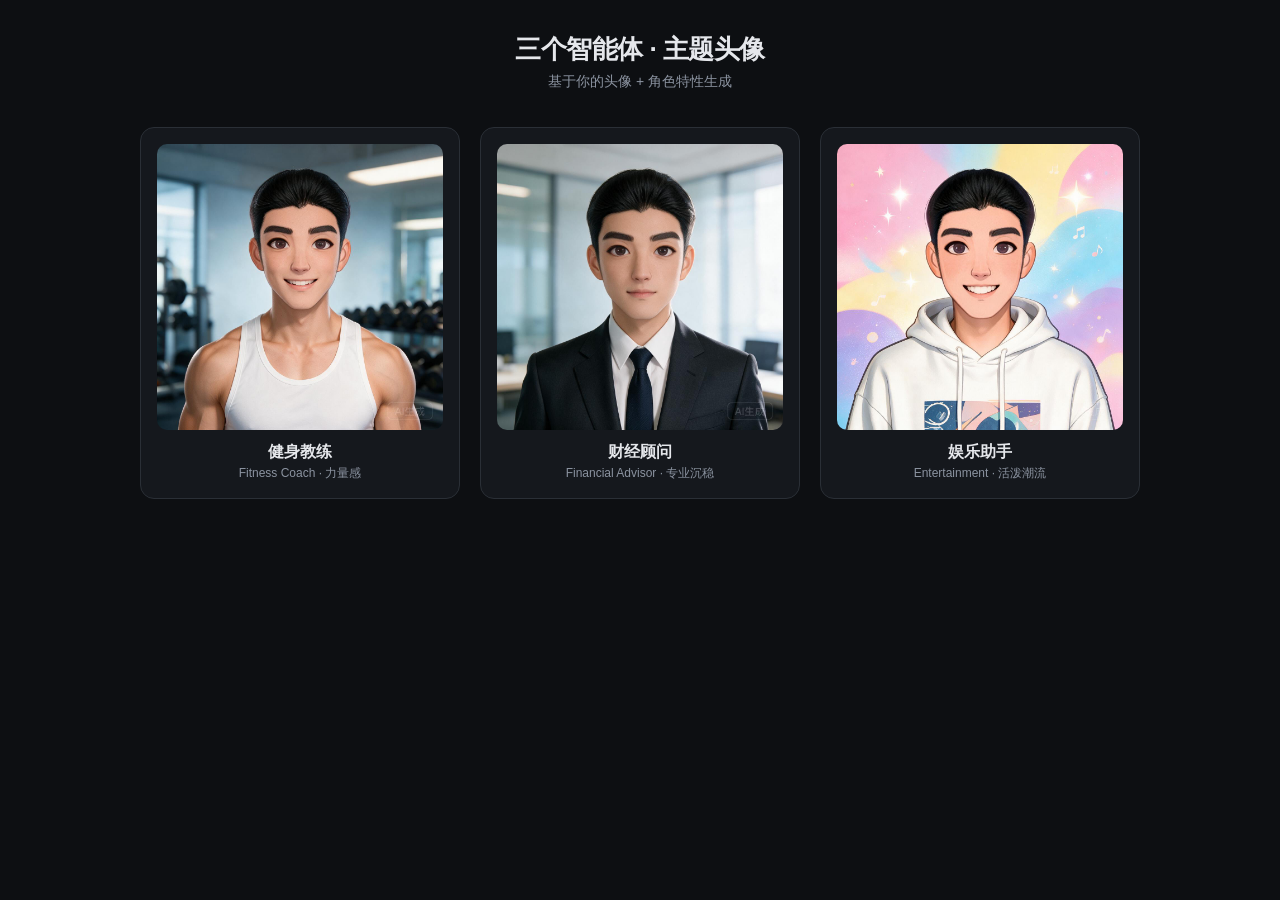
<file: themed-avatars.html>
<!DOCTYPE html>
<html lang="zh-CN">
<head>
<meta charset="UTF-8">
<meta name="viewport" content="width=device-width, initial-scale=1.0">
<title>三个智能体主题头像</title>
<style>
*{box-sizing:border-box;margin:0;padding:0}
body{background:#0d0f12;color:#e5e7eb;font-family:-apple-system,BlinkMacSystemFont,'PingFang SC','Microsoft YaHei',sans-serif;min-height:100vh;padding:32px 16px}
.wrap{max-width:1000px;margin:0 auto}
h1{font-size:26px;font-weight:700;text-align:center;margin-bottom:6px;letter-spacing:-0.02em}
.sub{text-align:center;color:#8b93a0;font-size:14px;margin-bottom:36px}
.grid{display:grid;grid-template-columns:repeat(3,1fr);gap:20px}
.card{background:#15181d;border:1px solid #2a2f36;border-radius:14px;padding:16px;text-align:center}
.card img{width:100%;aspect-ratio:1;object-fit:cover;border-radius:10px;display:block;margin-bottom:12px}
.card h3{font-size:16px;font-weight:600;margin-bottom:2px}
.card p{font-size:12px;color:#8b93a0}
@media (max-width:640px){.grid{grid-template-columns:1fr}}
</style>
</head>
<body>
<div class="wrap">
  <h1>三个智能体 · 主题头像</h1>
  <p class="sub">基于你的头像 + 角色特性生成</p>
  <div class="grid">
    <div class="card">
      <img src="themed-avatars/fitness.jpg" alt="健身教练">
      <h3>健身教练</h3>
      <p>Fitness Coach · 力量感</p>
    </div>
    <div class="card">
      <img src="themed-avatars/finance.jpg" alt="财经顾问">
      <h3>财经顾问</h3>
      <p>Financial Advisor · 专业沉稳</p>
    </div>
    <div class="card">
      <img src="themed-avatars/entertainment.jpg" alt="娱乐助手">
      <h3>娱乐助手</h3>
      <p>Entertainment · 活泼潮流</p>
    </div>
  </div>
</div>
</body>
</html>
</file>
<file: fonts.css>
@font-face { font-family:'IBM Plex Sans'; font-style:normal; font-weight:350; src:url('fonts/ibm-plex-sans-350.woff2') format('woff2'); font-display:swap; }
@font-face { font-family:'IBM Plex Sans'; font-style:normal; font-weight:400; src:url('fonts/ibm-plex-sans-400.woff2') format('woff2'); font-display:swap; }
@font-face { font-family:'IBM Plex Sans'; font-style:normal; font-weight:500; src:url('fonts/ibm-plex-sans-500.woff2') format('woff2'); font-display:swap; }
@font-face { font-family:'JetBrains Mono'; font-style:normal; font-weight:400; src:url('fonts/jetbrains-mono-400.woff2') format('woff2'); font-display:swap; }
@font-face { font-family:'JetBrains Mono'; font-style:normal; font-weight:500; src:url('fonts/jetbrains-mono-500.woff2') format('woff2'); font-display:swap; }
@font-face { font-family:'Space Grotesk'; font-style:normal; font-weight:500; src:url('fonts/space-grotesk-500.woff2') format('woff2'); font-display:swap; }
@font-face { font-family:'Space Grotesk'; font-style:normal; font-weight:700; src:url('fonts/space-grotesk-700.woff2') format('woff2'); font-display:swap; }
</file>
<file: tokens.css>
/* Hallmark · macrostructure: Bento Grid · genre: atmospheric · theme: Midnight · enrichment: none · nav: N5 · footer: Ft5 */
/* Hallmark · pre-emit critique: P5 H4 E4 S5 R4 V4 */
:root {
  /* ── 色彩（OKLCH，暖色锚点 hue 60）── */
  --color-paper:     oklch(13% 0.010 60);
  --color-paper-2:   oklch(17% 0.012 60);
  --color-paper-3:   oklch(21% 0.014 60);
  --color-rule:      oklch(30% 0.010 60);
  --color-neutral:   oklch(58% 0.010 60);
  --color-muted:     oklch(72% 0.008 60);
  --color-ink:       oklch(94% 0.006 80);
  --color-accent:    oklch(74% 0.16 55);
  --color-accent-2:  oklch(66% 0.15 25);
  --color-focus:     oklch(72% 0.17 55);
  --color-done:      oklch(72% 0.11 150);
  --color-pending:   oklch(50% 0.02 60);

  /* ── 字体 ── */
  --font-display: "Space Grotesk", ui-sans-serif, system-ui, sans-serif;
  --font-body:    "IBM Plex Sans", ui-sans-serif, system-ui, sans-serif;
  --font-outlier: "JetBrains Mono", ui-monospace, monospace;

  /* ── 间距（4pt 刻度）── */
  --space-2xs: 0.25rem;
  --space-xs:  0.5rem;
  --space-sm:  0.75rem;
  --space-md:  1rem;
  --space-lg:  1.5rem;
  --space-xl:  2rem;
  --space-2xl: 3rem;
  --space-3xl: 4.5rem;

  /* ── 字号（1.25 大三分比）── */
  --text-xs: 0.7rem;
  --text-sm: 0.875rem;
  --text-base: 1rem;
  --text-md: 1.25rem;
  --text-lg: 1.5625rem;
  --text-xl: 1.9531rem;
  --text-2xl: 2.4414rem;
  --text-display: clamp(2.25rem, 5vw + 0.75rem, 3.75rem);

  /* ── 缓动 & 时长 ── */
  --ease-out: cubic-bezier(0.22, 1, 0.36, 1);
  --ease-in: cubic-bezier(0.36, 0, 0.66, -0.28);
  --ease-in-out: cubic-bezier(0.65, 0, 0.35, 1);
  --dur-fast: 120ms;
  --dur-base: 200ms;

  /* ── 圆角 ── */
  --radius-sm: 6px;
  --radius-md: 10px;
  --radius-lg: 16px;
}
</file>
<file: town/style.css>
* { box-sizing: border-box; margin: 0; padding: 0; }

/* =========================================================
   万森小镇 · 俯视像素地图 HUD
   风格：暖色田园像素 / 羊皮纸+木质 UI（对照 my_ai_town 视频）
   ========================================================= */

html, body { height: 100%; }

body {
  font-family: "PingFang SC", "Microsoft YaHei", "Segoe UI", sans-serif;
  background: #2a1a10;
  color: #F5E1C0;
  min-height: 100vh;
  background-image:
    radial-gradient(circle at 20% 12%, rgba(124,179,66,.20), transparent 42%),
    radial-gradient(circle at 82% 20%, rgba(198,164,107,.24), transparent 40%),
    linear-gradient(180deg, #2b1c12 0%, #382a1c 55%, #2b1c12 100%);
}

/* ===== 顶栏 ===== */
.topbar {
  background: #F8E7C8;
  border-bottom: 2px solid #6B3A21;
  padding: 14px 26px;
  display: flex;
  justify-content: space-between;
  align-items: center;
  flex-wrap: wrap;
  gap: 10px;
  box-shadow: 0 3px 14px rgba(60,32,15,.45);
}
.brand h1 {
  font-size: 26px;
  color: #3E2723;
  letter-spacing: 3px;
  text-shadow: 2px 2px 0 rgba(107,58,33,.28);
  font-weight: 800;
}
.subtitle { font-size: 12px; color: #8B5A2B; letter-spacing: 3px; margin-top: 3px; }
.meta { display: flex; align-items: center; gap: 10px; font-size: 13px; }
.meta span {
  background: #F5E1C0;
  border: 1.5px solid #8B5A2B;
  padding: 4px 12px; border-radius: 6px; font-weight: 600;
  color: #5D4037;
}
.meta .meta-vin { color: #A63A2D; border-color: #6B3A21; }

/* ===== 布局 ===== */
.layout {
  max-width: 1320px;
  margin: 18px auto;
  padding: 0 20px 30px;
  display: flex;
  flex-direction: column;
  gap: 22px;
}

/* ===== 中部：单张俯视地图 ===== */
.map-section {
  position: relative;
  width: 100%;
  overflow: hidden;               /* 裁掉被等比缩小的 1280px 布局盒，避免手机横向滚动 */
}
.map {
  position: absolute;
  left: 0; top: 0;
  width: 1280px; height: 720px;   /* 固定 1280×720 逻辑坐标系，整块由 JS 等比缩放适配视口 */
  transform-origin: top left;
  border: 3px solid #6B3A21;
  border-radius: 8px;
  overflow: hidden;
  background: #3a2a18;
  box-shadow: 0 6px 18px rgba(40,22,10,.5);
  image-rendering: pixelated;     /* 底图与居民都保持像素锐利 */
  image-rendering: -moz-crisp-edges;
}
.map img.map-bg {
  position: absolute; inset: 0;
  width: 100%; height: 100%;
  object-fit: cover;
  display: block;
  image-rendering: pixelated;
  z-index: 1;
}
.map img.map-layer {
  position: absolute; inset: 0;
  width: 100%; height: 100%;
  object-fit: cover;
  display: block;
  image-rendering: pixelated;
  /* z-index 由 JS 按层设置：ground1 / buildings2 / objects3 / canopy100 */
}
/* 建筑主体遮挡片：会盖住走到其身后的居民，z-index 由 applyDepthSort 动态分配 */
.map .occluder {
  position: absolute;
  background-repeat: no-repeat;
  background-size: 100% 100%;
  image-rendering: pixelated;
  image-rendering: -moz-crisp-edges;
  pointer-events: none;   /* 让点击穿透到下层居民，便于打开换装 */
}
.map .map-bg-missing {
  position: absolute; inset: 0; z-index: 1;
  display: flex; align-items: center; justify-content: center;
  font-size: 15px; letter-spacing: 2px; color: #8B5A2B;
}

/* ===== 居民图层 ===== */
.resident {
  position: absolute;
  z-index: 5;
  /* left/top 由 JS 以百分比设置，translate 把「脚底」锚到 (x,y) */
  transform: translate(-50%, -100%);
  text-align: center;
  pointer-events: auto;
}
/* 踩地图时脚底要对齐：我们把 sprite 放在下方，气泡/名字在上方叠起来 */
/* .sprite 现在是「容器」：只负责整体阴影 + 上下 bob；走路帧动画交给内部 .part */
.resident .sprite {
  width: 64px; height: 64px;
  margin: 0 auto;
  position: relative;
  image-rendering: pixelated;
  image-rendering: -moz-crisp-edges;
  cursor: pointer;
  filter: drop-shadow(0 3px 2px rgba(40,22,10,.45));
  animation: bob 1.6s ease-in-out infinite;
}
/* 纸娃娃部件：四层绝对定位叠在同一格，共享走路帧动画（background-position-y 由 JS 选方向） */
.resident .sprite .part {
  position: absolute; inset: 0;
  background-repeat: no-repeat;
  background-size: 192px 256px;   /* 3 列 × 4 行整张 sheet（64px/帧） */
  image-rendering: pixelated;
  image-rendering: -moz-crisp-edges;
  animation: walk-x 1.1s steps(3, end) infinite;
}
/* 兼容旧单张 spritesheet（无纸娃娃分层时走这里） */
.resident .sprite.sprite-solo {
  background-repeat: no-repeat;
  background-size: 192px 256px;
  animation: walk-x 1.1s steps(3, end) infinite, bob 1.6s ease-in-out infinite;
}
@keyframes walk-x {
  0%   { background-position-x: 0px; }
  100% { background-position-x: -192px; }
}
/* 原地待命：人物仿佛慢走，带轻微上下 bob */
@keyframes bob {
  0%, 100% { transform: translateY(0); }
  50% { transform: translateY(-3px); }
}

/* 角色名字（脚下方） */
.resident .pname {
  font-size: 12px; font-weight: 700; color: #3E2723;
  background: rgba(248,231,200,.92);
  display: inline-block;
  padding: 1px 8px; border-radius: 4px;
  border: 1px solid #8B5A2B;
  margin: 1px auto 0;
  max-width: 150px; white-space: nowrap; overflow: hidden; text-overflow: ellipsis;
  image-rendering: auto;
}

/* ===== 头顶气泡 ===== */
.resident .bubble {
  position: relative;
  max-width: 140px;
  margin: 0 auto;
  background: rgba(248,231,200,.94);
  color: #3E2723;
  font-size: 12px; line-height: 1.4;
  padding: 5px 9px; border-radius: 7px;
  border: 1px solid #8B5A2B;
  box-shadow: 0 2px 6px rgba(60,32,15,.35);
  white-space: normal; word-break: break-word;
  transform: translateY(-3px);
}
.resident .bubble::after {
  content: ""; position: absolute; left: 50%; bottom: -7px;
  transform: translateX(-50%);
  border: 6px solid transparent; border-top-color: #8B5A2B;
}
.resident .bubble.no-title { opacity: .55; }
.resident .bubble .mood-dot {
  display: inline-block; width: 8px; height: 8px; border-radius: 50%;
  margin-right: 5px; vertical-align: 1px;
  box-shadow: 0 0 0 2px rgba(60,32,15,.4);
}
/* 情绪 emoji 角标（替代旧 48×48 emote PNG） */
.resident .emote-ico {
  position: absolute; top: -10px; right: -10px; z-index: 7;
  width: 24px; height: 24px; border-radius: 50%;
  border: 2px solid #3E2723; background: #F5E1C0;
  display: flex; align-items: center; justify-content: center;
  font-size: 14px; line-height: 1;
  box-shadow: 0 2px 4px rgba(60,32,15,.4);
}

/* sprite 加载失败时的占位 */
.resident .sprite-missing {
  width: 48px; height: 48px; margin: 16px auto 0;
  font-size: 30px;
  display: flex; align-items: center; justify-content: center;
  filter: drop-shadow(0 3px 2px rgba(40,22,10,.4));
}

/* ===== 底部：小镇动态 ===== */
.news-section { width: 100%; }
.news-title {
  font-size: 16px; color: #607D3B; letter-spacing: 3px;
  margin-bottom: 10px; text-transform: uppercase;
}
.timeline {
  background: #F8E7C8;
  border-radius: 8px;
  border: 2px solid #6B3A21;
  padding: 6px 18px;
  box-shadow: 0 8px 24px rgba(40,22,10,.4);
}
.timeline li { list-style: none; padding: 10px 0; border-bottom: 1px dashed #D7A86E; }
.timeline li:last-child { border-bottom: none; }
.timeline-item .tl-meta { font-size: 12px; color: #8B5A2B; margin-bottom: 3px; display:flex; flex-wrap:wrap; gap:8px; align-items:center;}
.tl-badge { font-size: 11px; background:#F5E1C0; color:#5D4037; padding:1px 8px; border-radius:4px; font-weight:600;}
.tl-badge.tl-site { color:#3E8E41; border:1px solid #6B8E23; }
.tl-badge.tl-phase { color:#A63A2D; border:1px solid #6B3A21; }
.tl-badge.tl-god { color:#A63A2D; border:1px solid #A63A2D; background:#F5E1C0; }
.tl-who { font-weight: 700; color: #3E2723; }
.timeline-item .tl-summary { font-size: 14px; color: #5D4037; line-height: 1.5; }
.timeline-empty { font-size: 14px; color: #8B5A2B; text-align: center; padding: 22px 0 !important; }

/* ===== 手机端：居民此刻（文字动态，桌面隐藏） ===== */
.mobile-now { display: none; }
.now-list li {
  display: flex; align-items: flex-start; gap: 8px;
}
.now-list li:last-child { border-bottom: none; }
.now-who {
  flex: none; font-weight: 700; color: #3E2723; font-size: 13px;
  padding: 1px 7px; background: #F5E1C0; border: 1px solid #8B5A2B; border-radius: 4px;
  white-space: nowrap;
}
.now-list .mood-dot {
  flex: none; width: 8px; height: 8px; border-radius: 50%;
  margin-top: 6px; box-shadow: 0 0 0 2px rgba(60,32,15,.25);
}
.now-do { color: #5D4037; font-size: 14px; line-height: 1.5; }

/* ===== 页脚 ===== */
.foot { text-align: center; color: #8B5A2B; font-size: 12px; padding: 2px 12px 20px; }

/* ===== 换装浮层 ===== */
.wardrobe {
  position: fixed;
  right: 18px; top: 84px;
  width: 280px;
  background: #F8E7C8;
  border: 2px solid #6B3A21;
  border-radius: 10px;
  box-shadow: 0 10px 34px rgba(40,22,10,.55);
  z-index: 999;
  padding: 12px 14px;
  transform: translateX(320px);
  transition: transform .22s ease, opacity .22s ease;
  opacity: 0;
}
.wardrobe.open { transform: translateX(0); opacity: 1; }
.wd-head { display: flex; align-items: center; justify-content: space-between; gap: 8px; margin-bottom: 10px; }
.wd-title { font-size: 14px; color: #3E2723; letter-spacing: 1px; }
.wd-title b { color: #A63A2D; }
.wd-tools { display: flex; gap: 6px; }
.wd-btn { background: #F5E1C0; color: #5D4037; border: 1.5px solid #8B5A2B; border-radius: 5px; font-size: 12px; padding: 3px 8px; cursor: pointer; }
.wd-btn:hover { border-color: #6B3A21; color: #3E2723; }
.wd-close { background: none; border: none; color: #8B5A2B; font-size: 16px; cursor: pointer; line-height: 1; }
.wd-close:hover { color: #3E2723; }
.wd-body { display: flex; flex-direction: column; gap: 8px; }
.wd-row { display: flex; align-items: center; gap: 8px; }
.wd-label { width: 34px; font-size: 12px; color: #8B5A2B; }
.wd-row input[type=range] { flex: 1; accent-color: #A63A2D; }
.wd-val { width: 40px; text-align: right; font-size: 11px; color: #5D4037; font-variant-numeric: tabular-nums; }
.wd-hint { margin-top: 8px; font-size: 11px; color: #8B5A2B; }

/* ===== 小屏适配 ===== */
@media (max-width: 640px) {
  .topbar { padding: 12px 16px; }
  .brand h1 { font-size: 20px; }
  .layout { padding: 0 10px 24px; gap: 16px; }
  .timeline { padding: 4px 12px; }
  .resident .pname { font-size: 10px; }
  .resident .bubble { max-width: 120px; font-size: 10px; }
  /* 手机端：隐藏地图，改看文字动态 */
  .map-section { display: none; }
  .mobile-now { display: block; }
}
</file>
